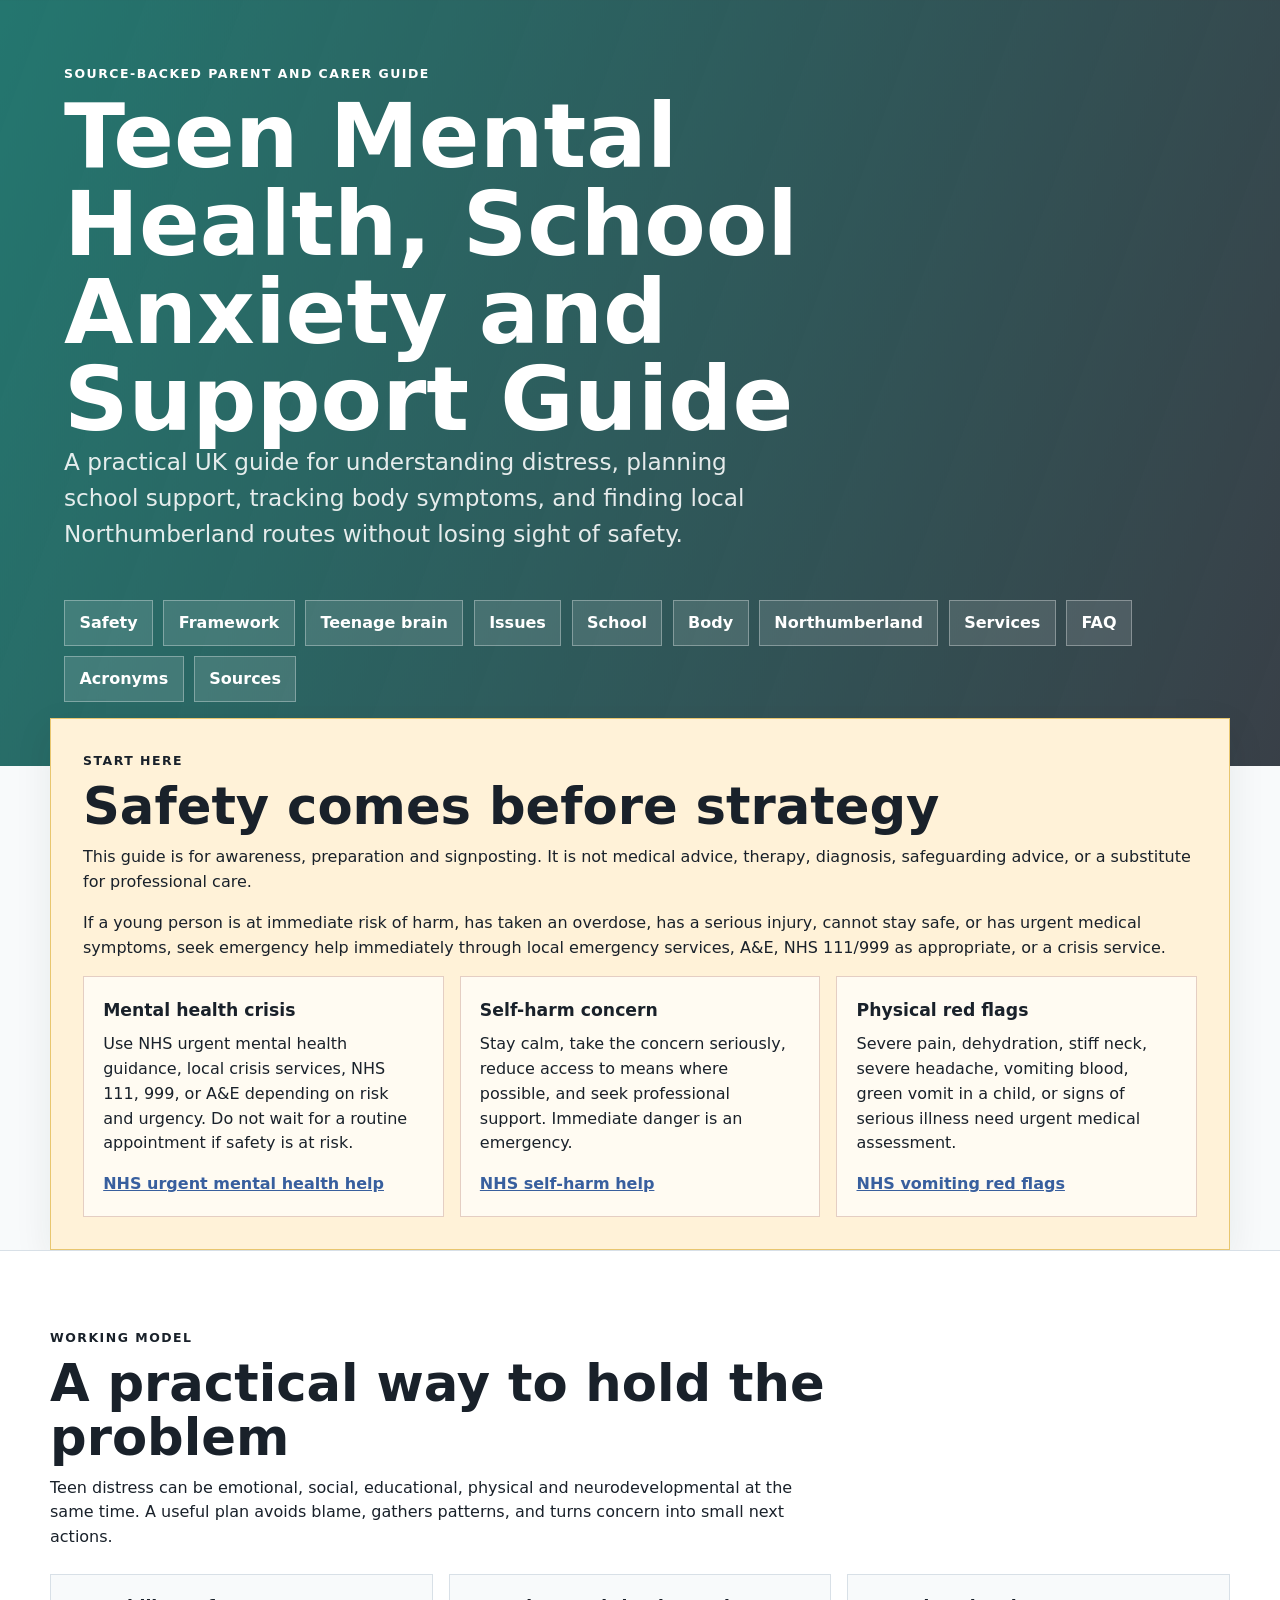
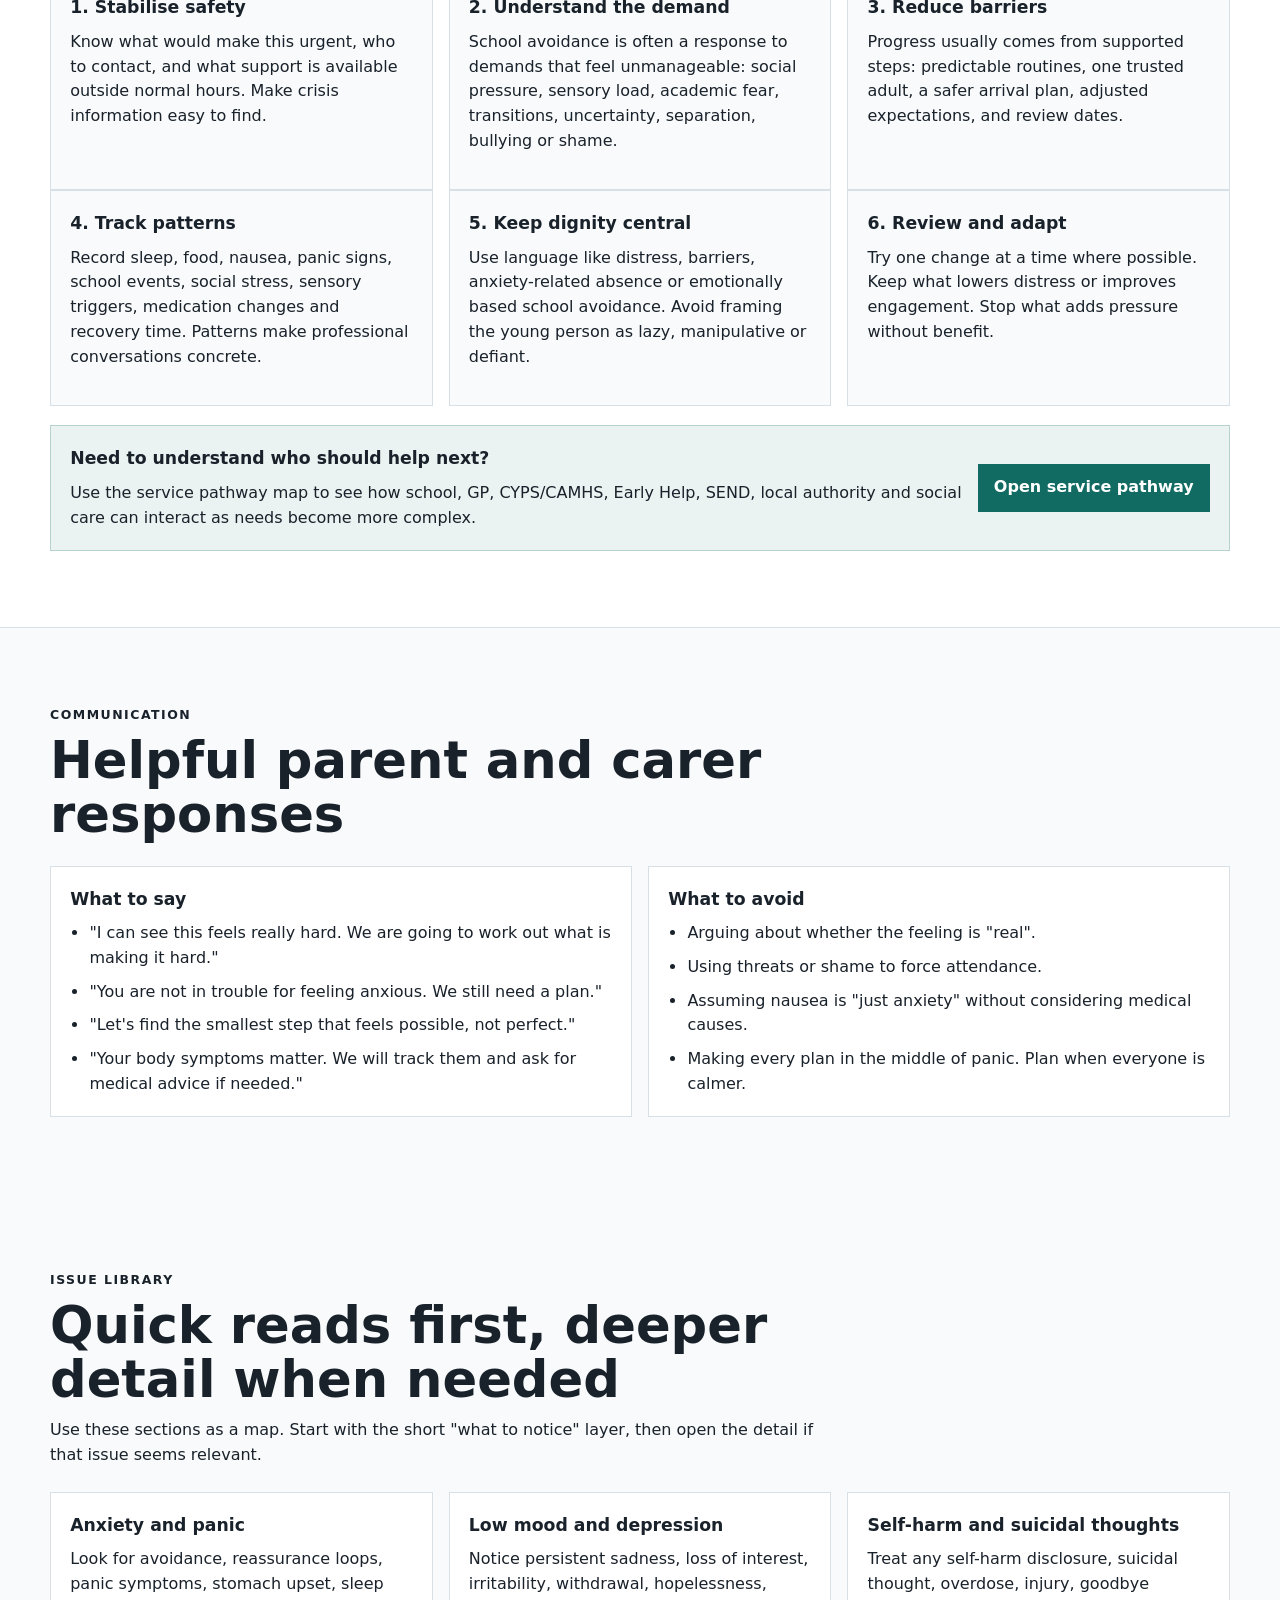
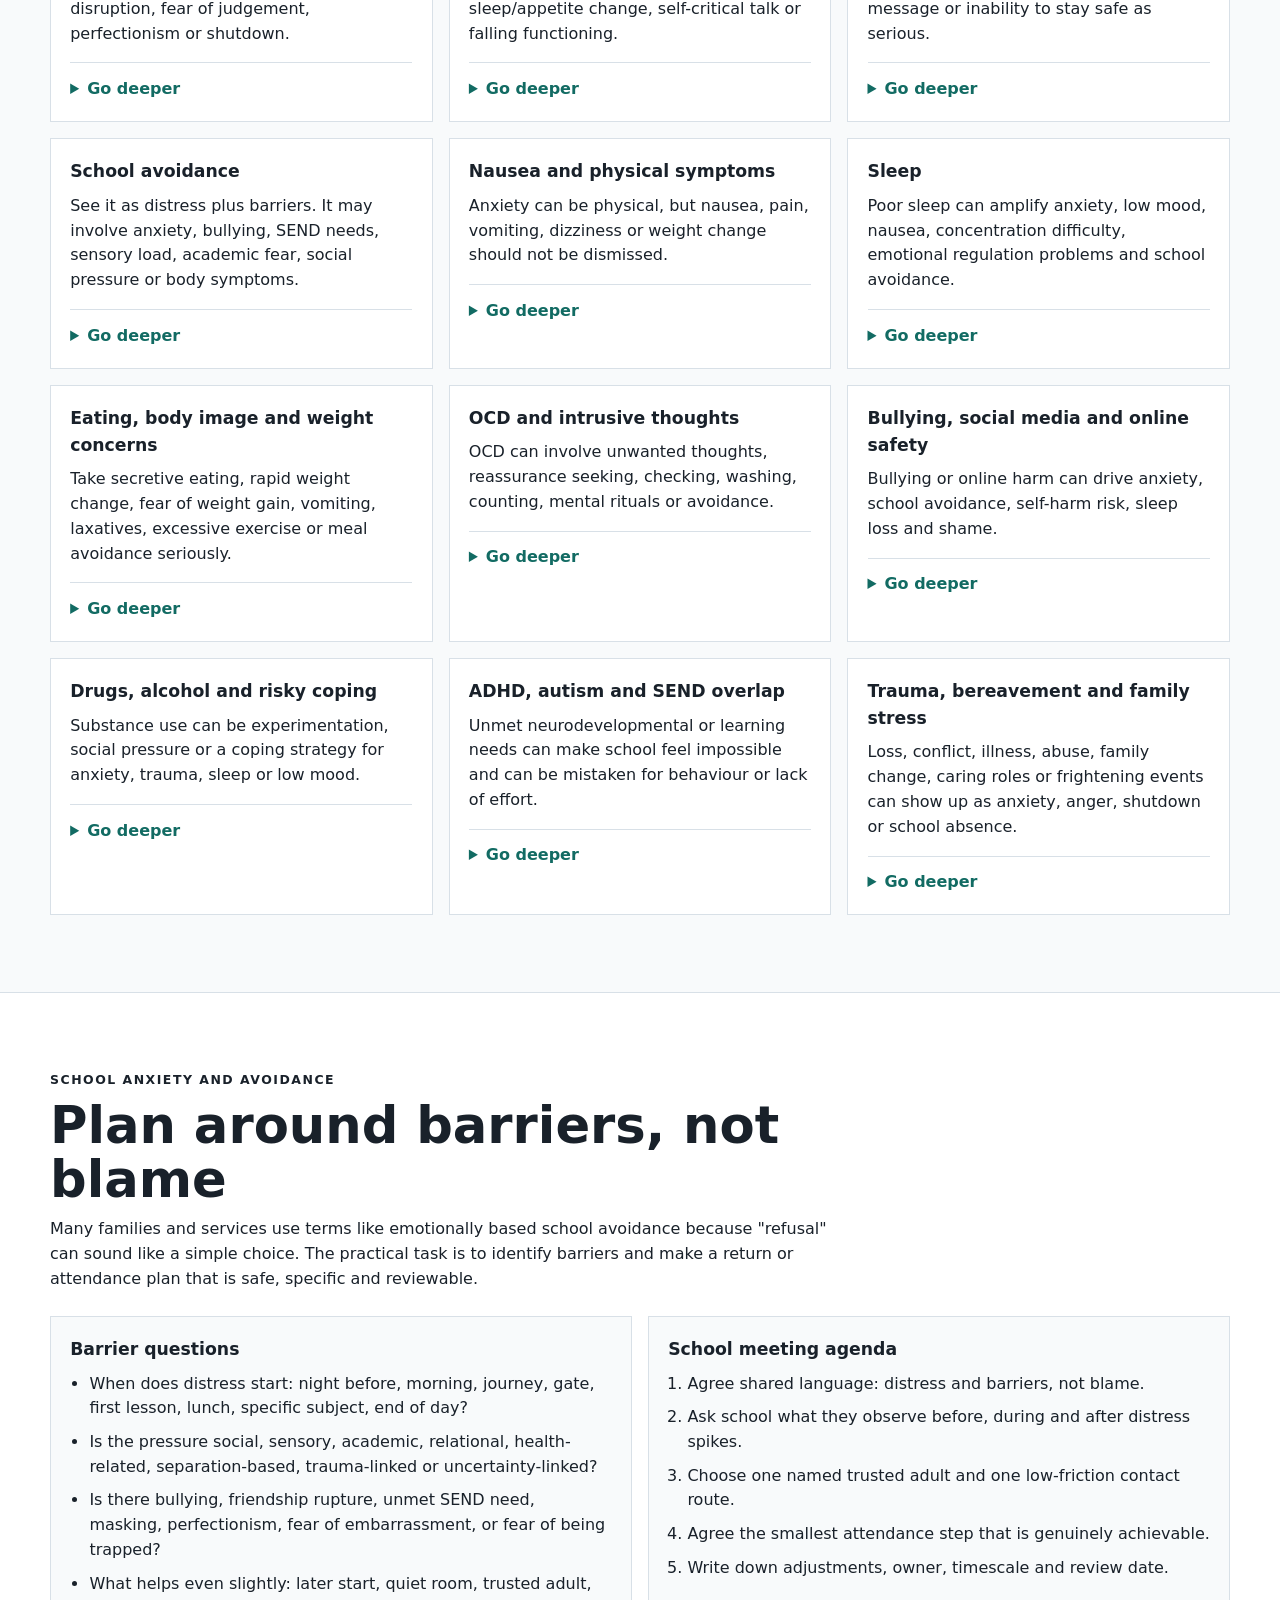
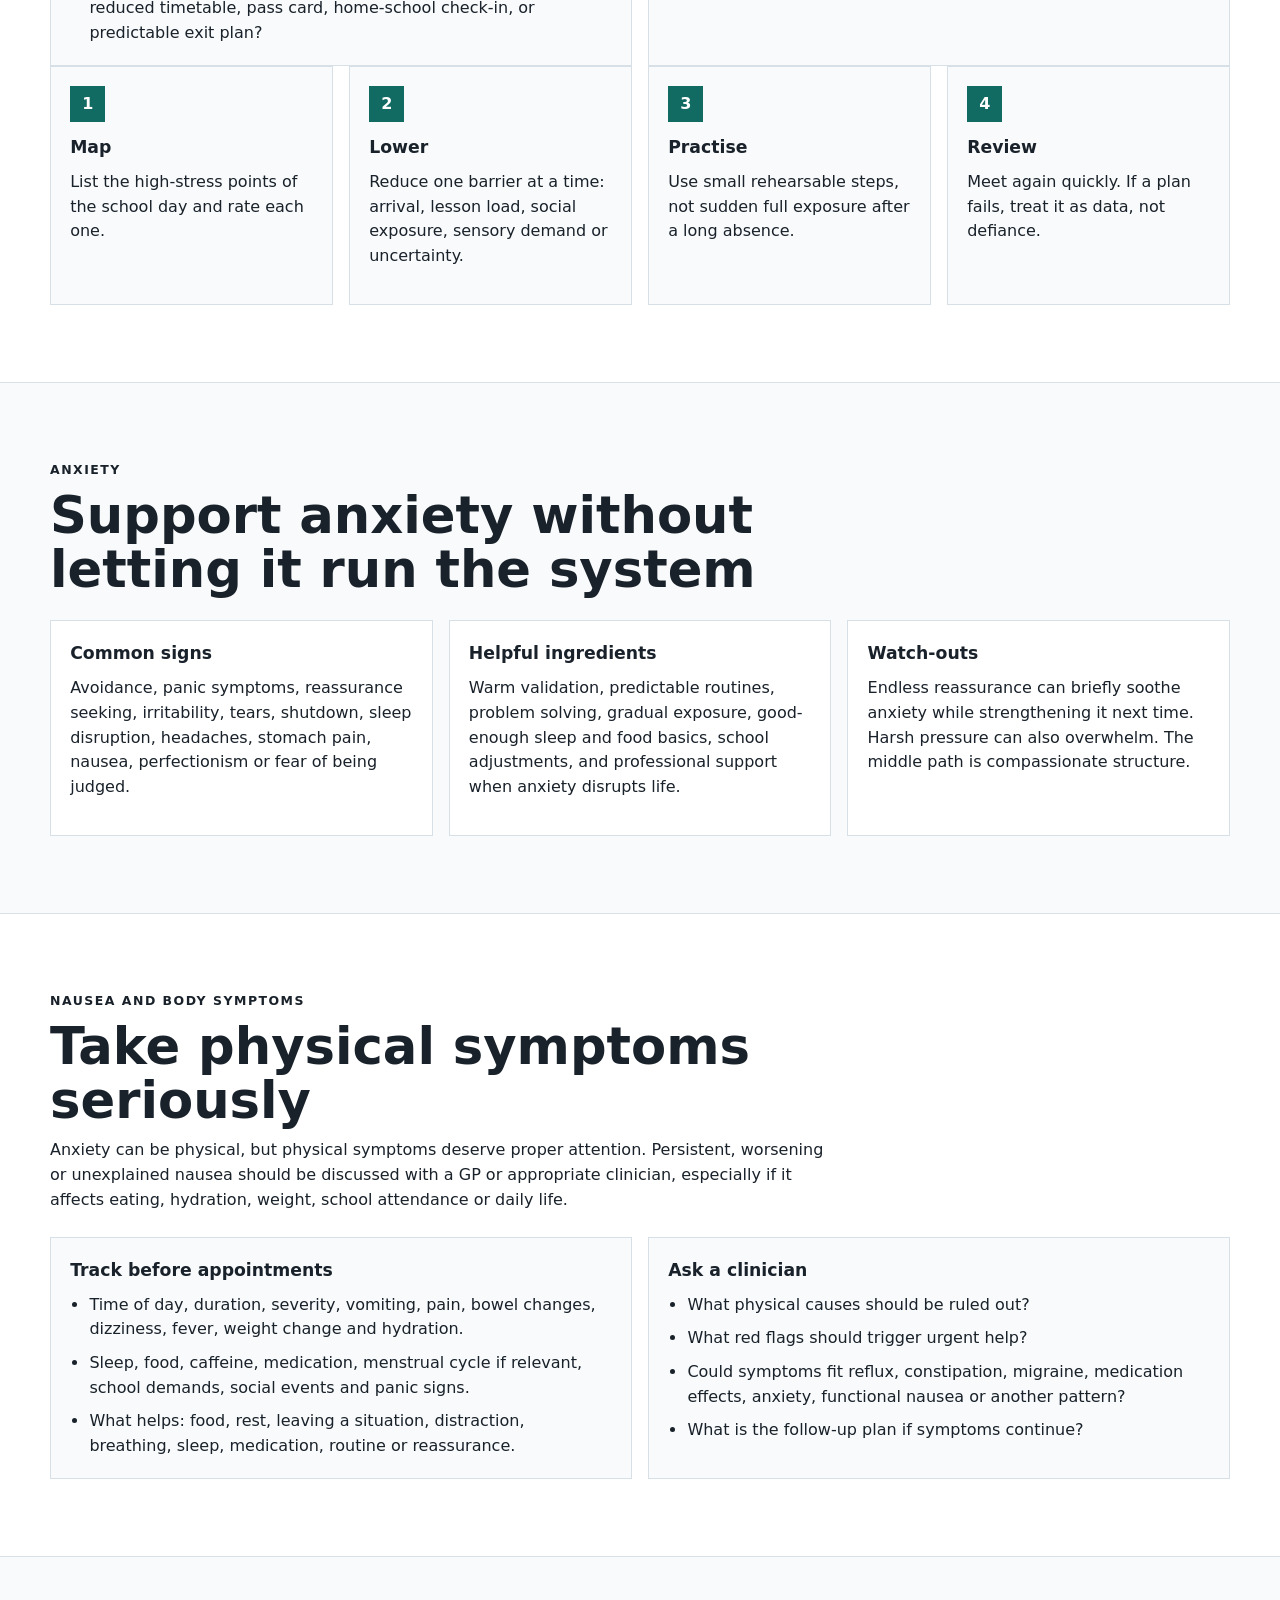
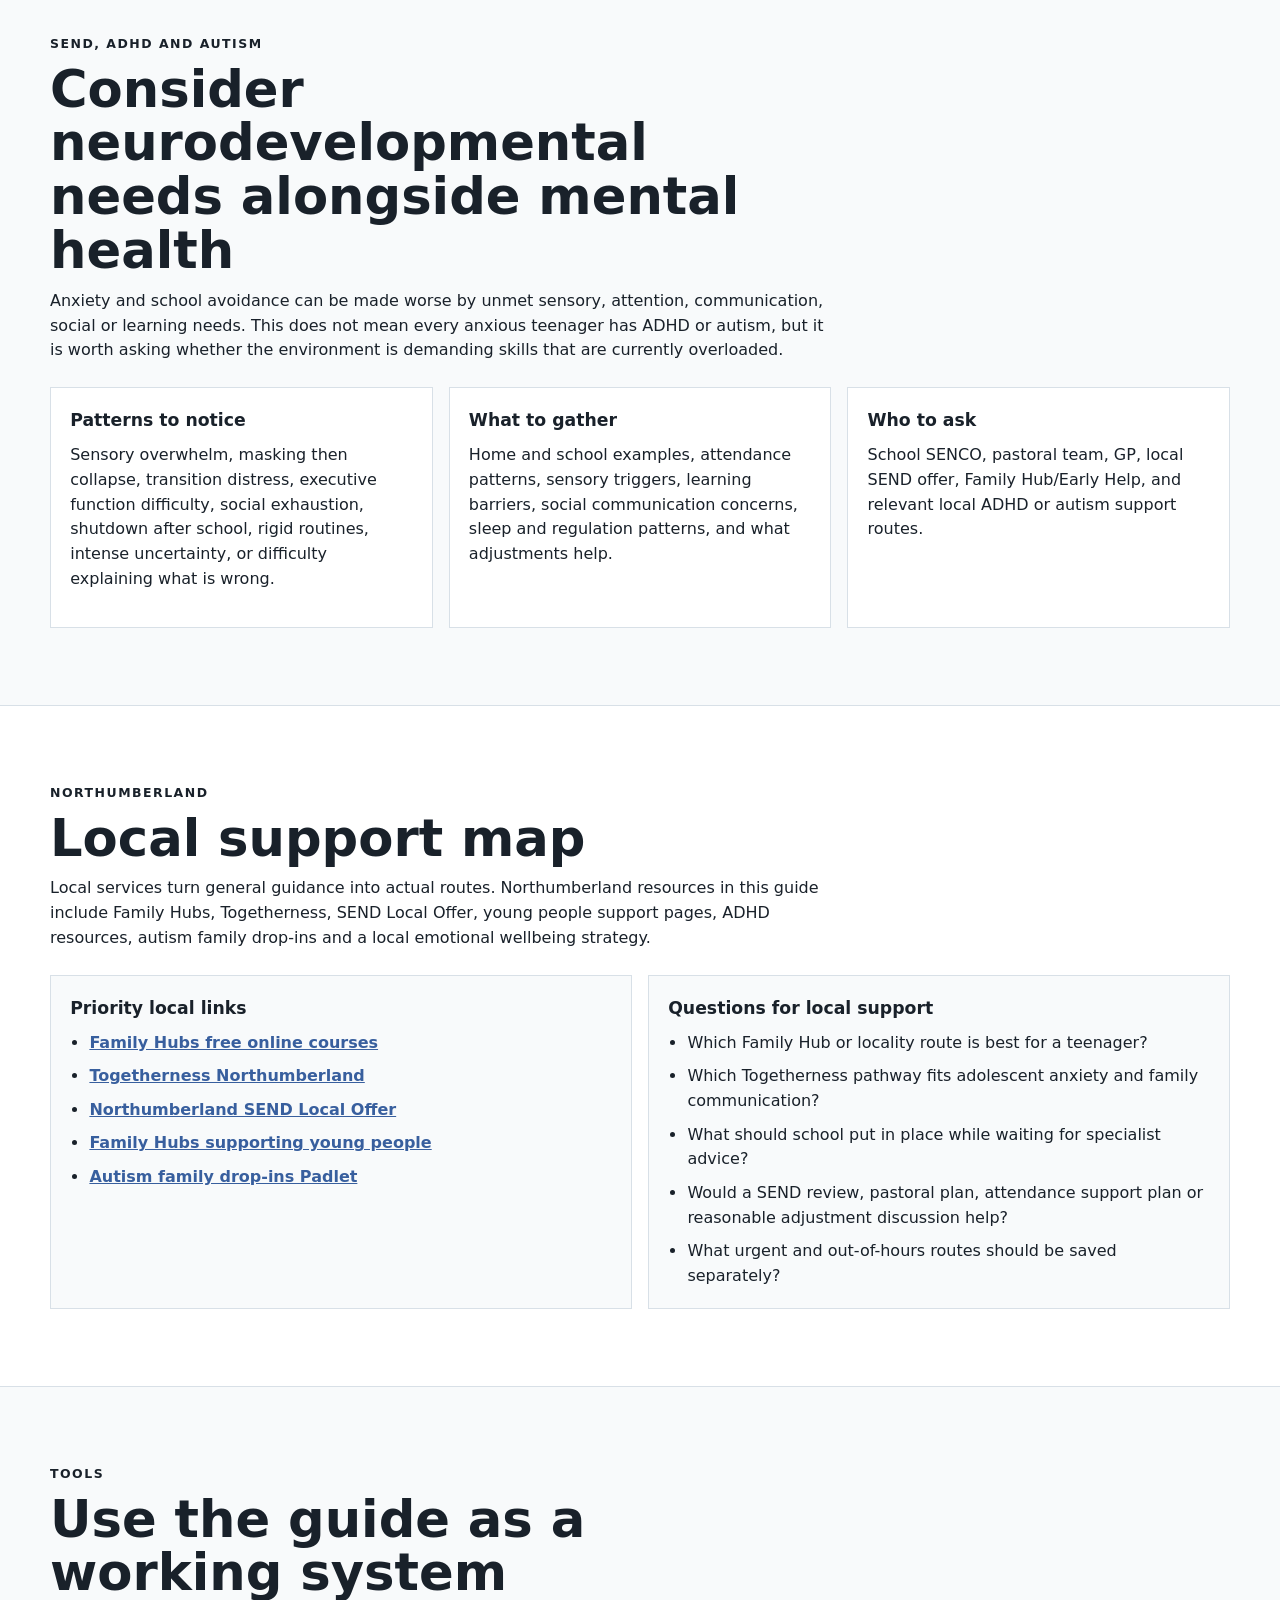
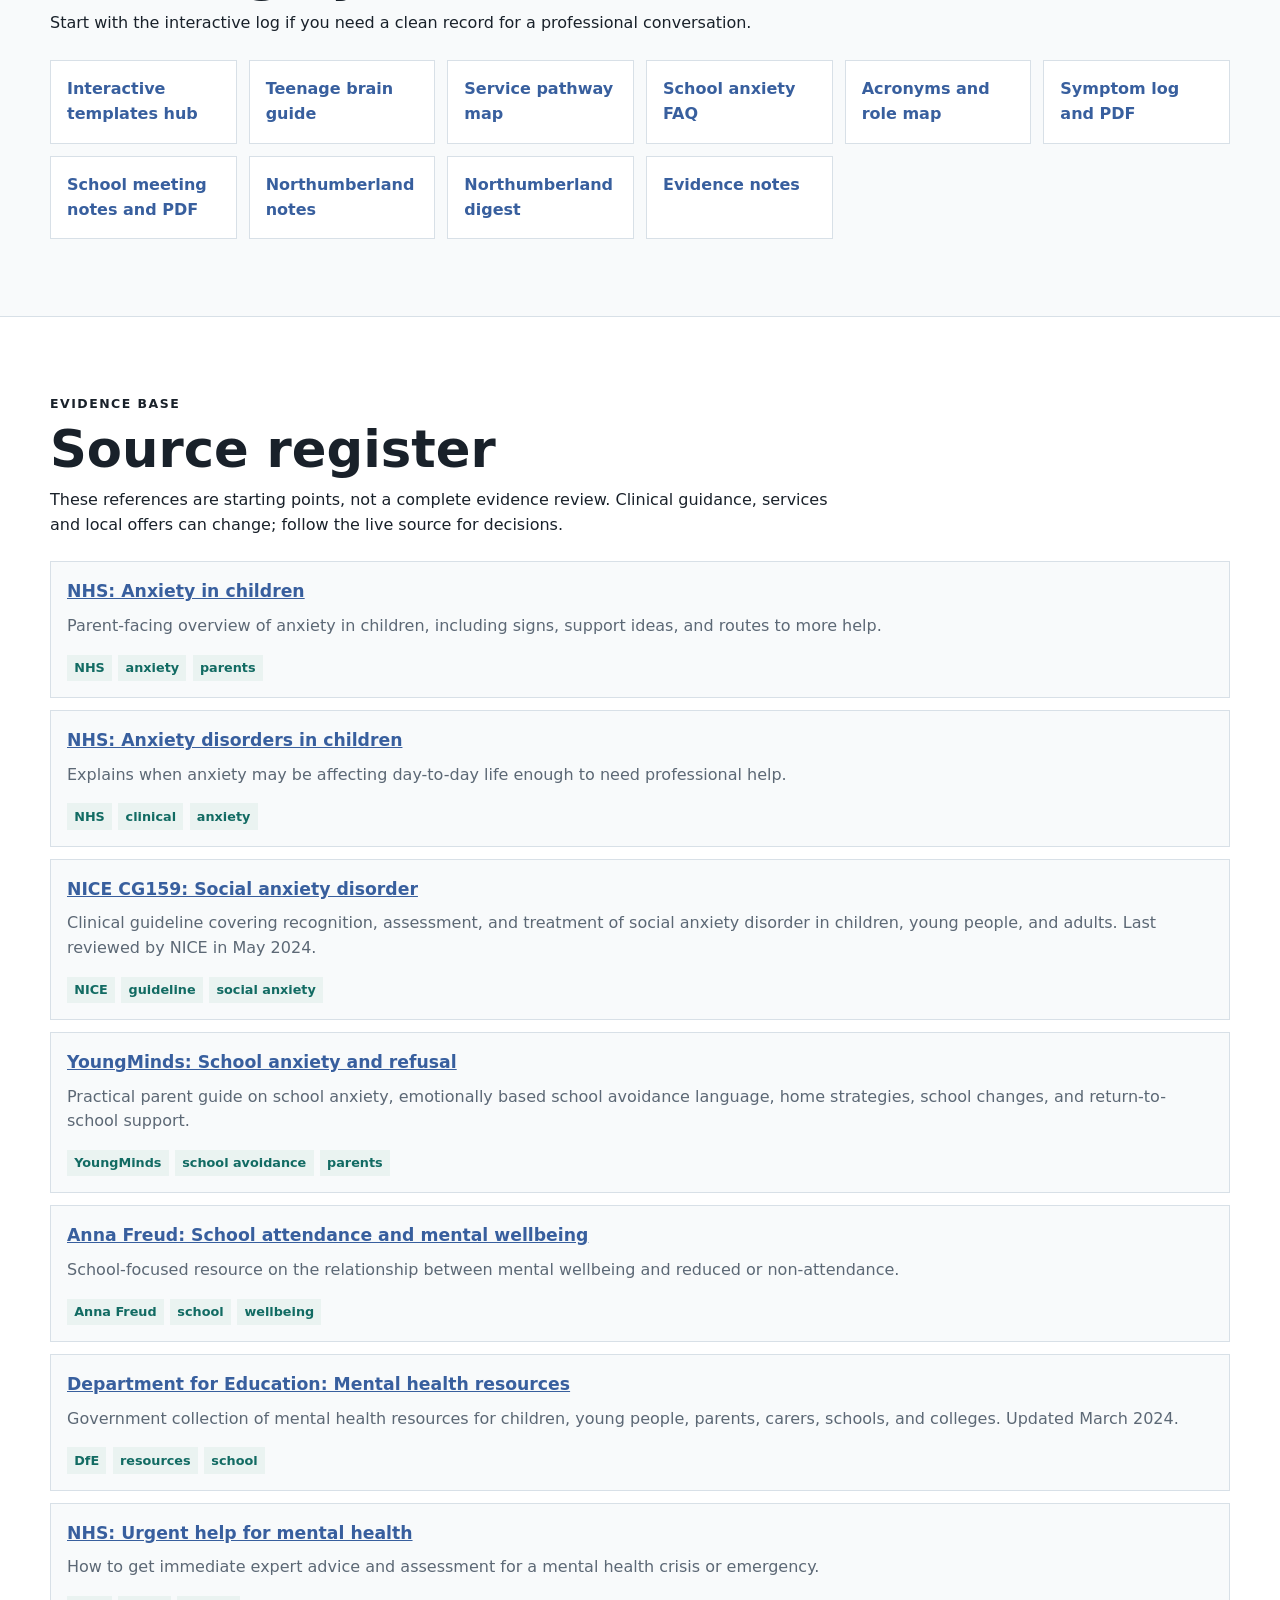
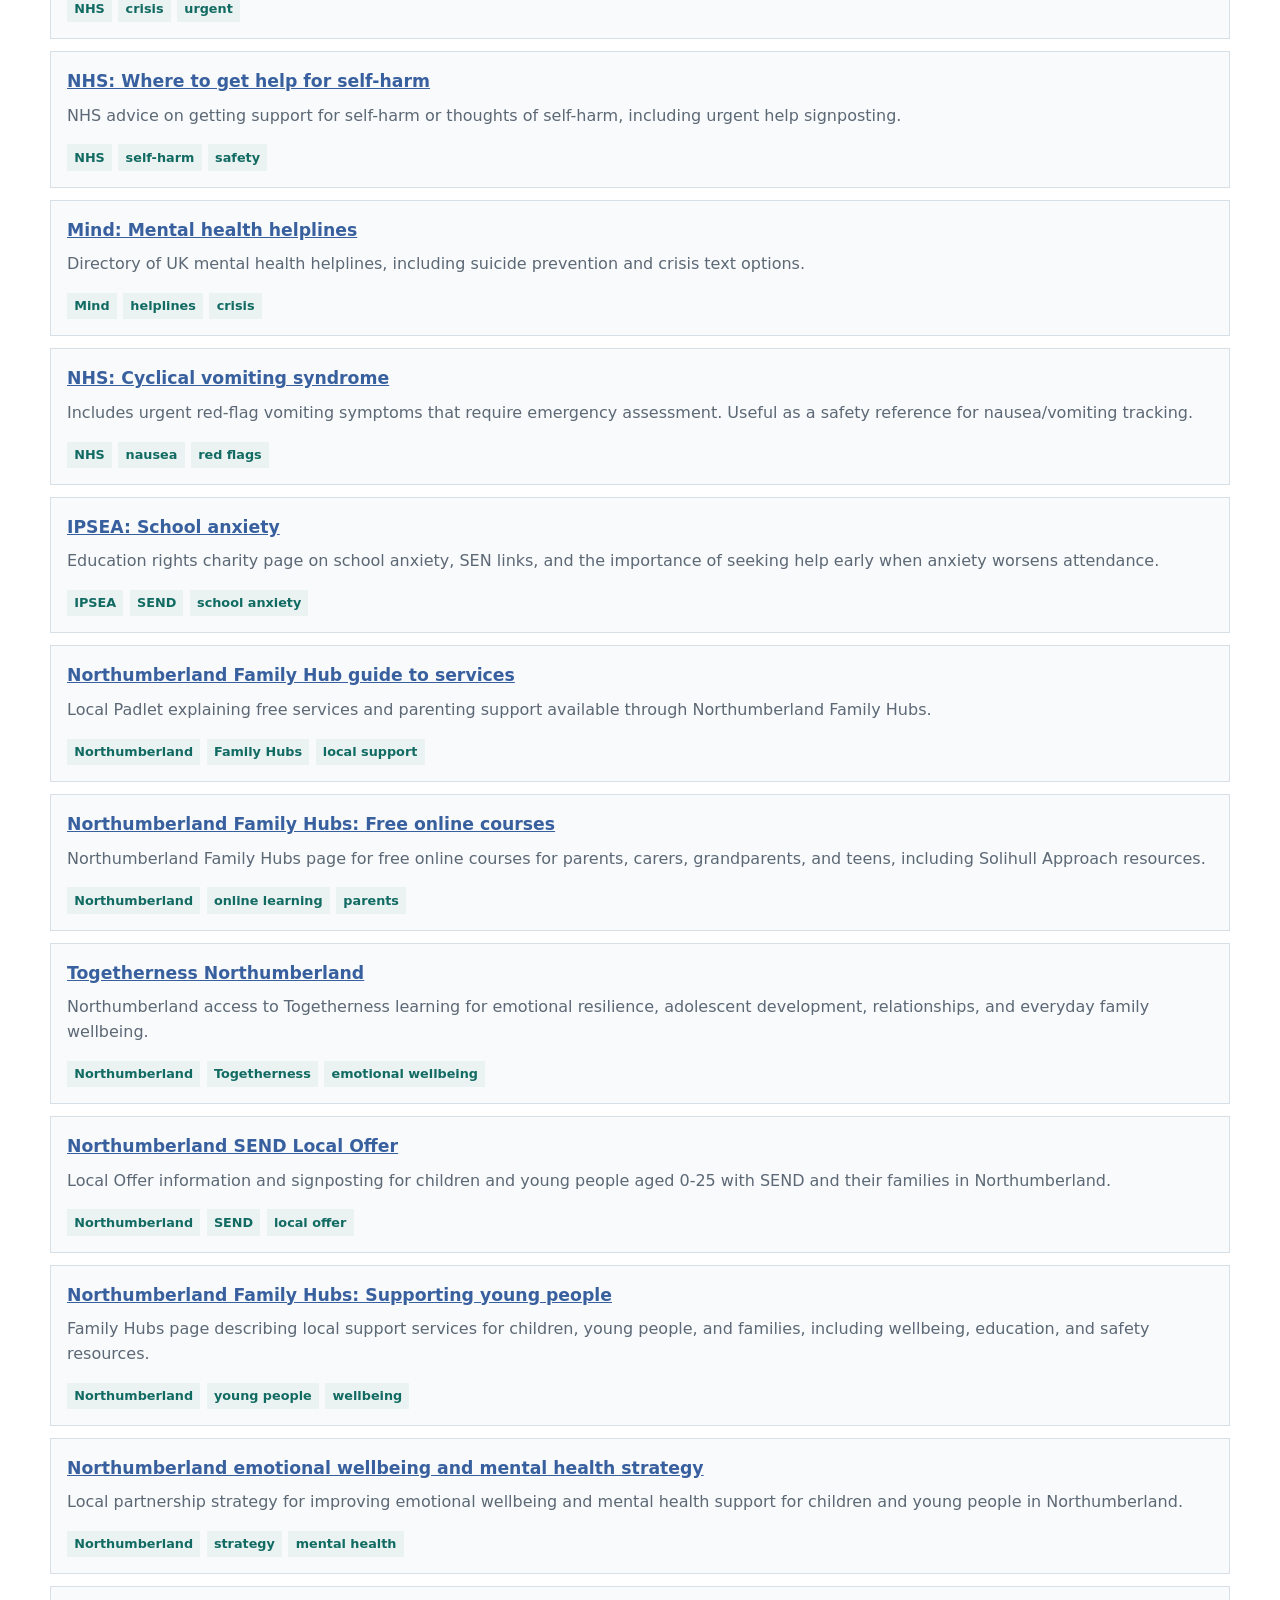
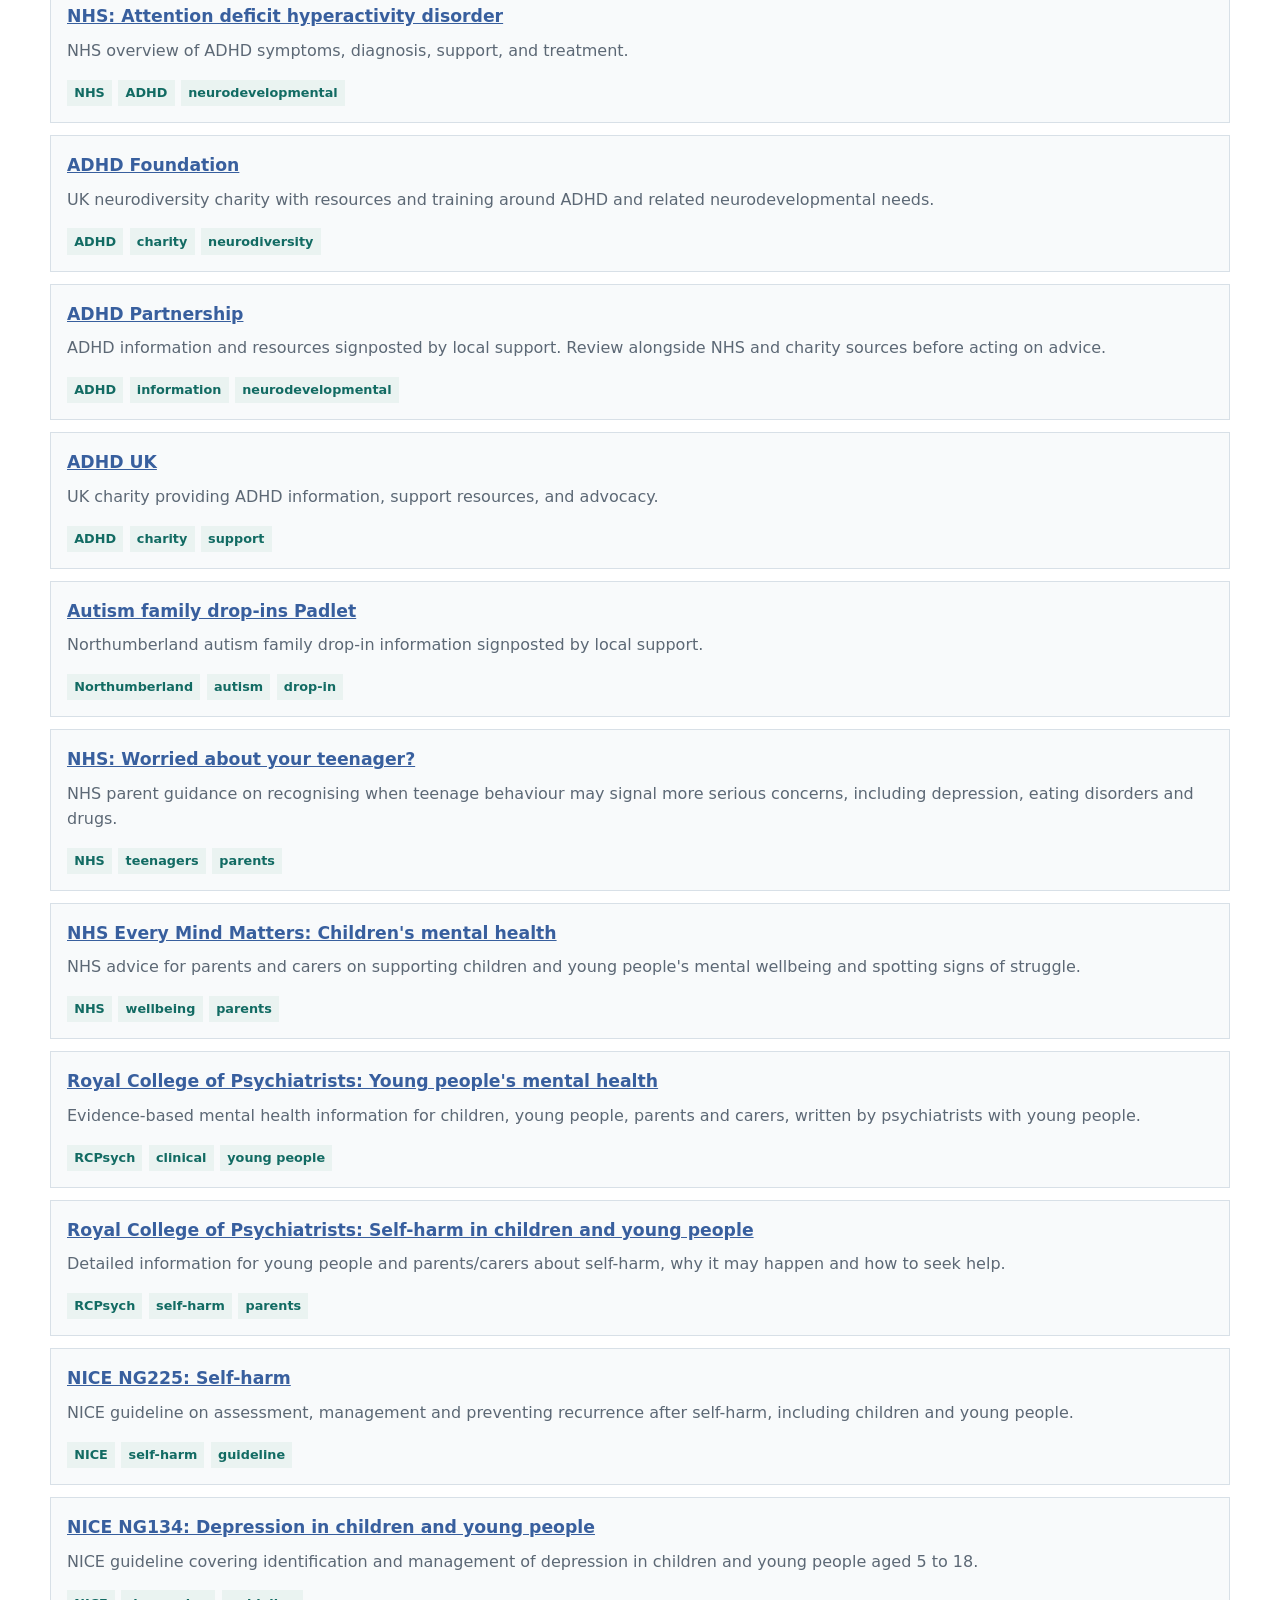
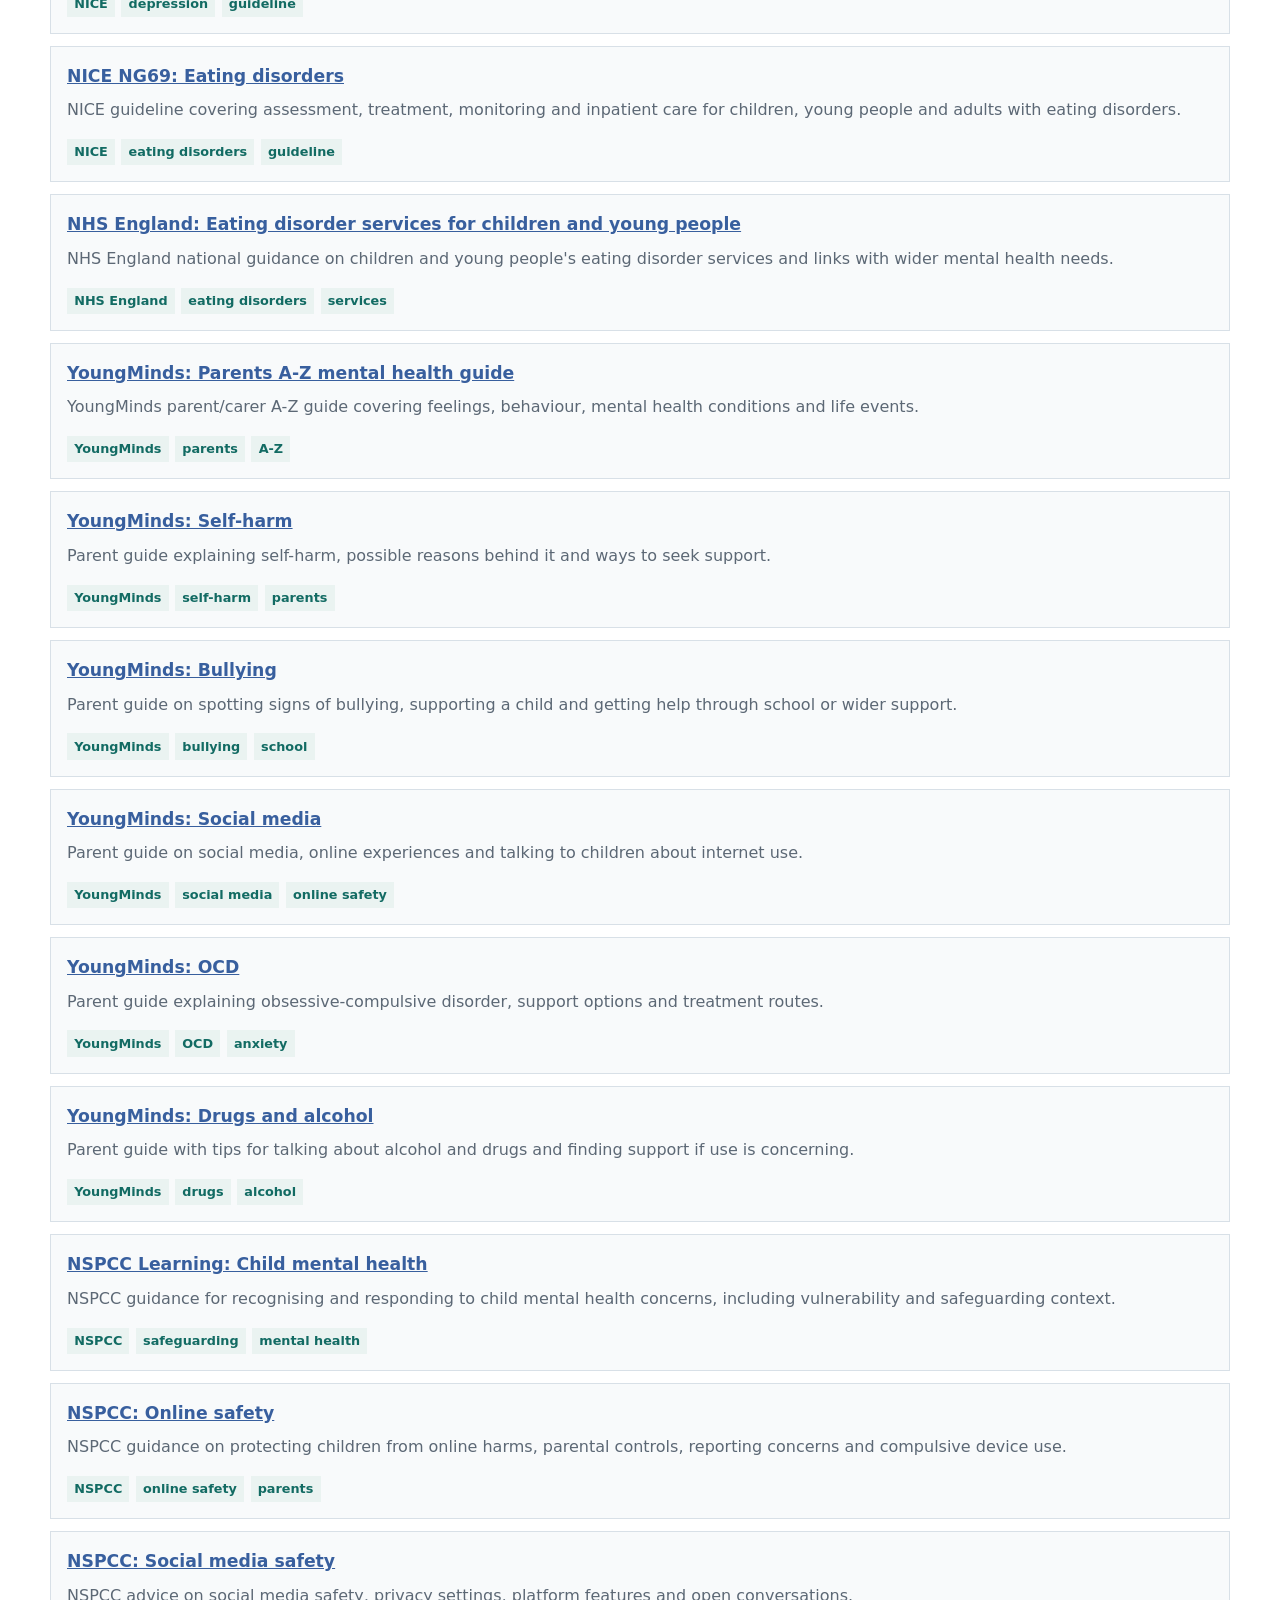
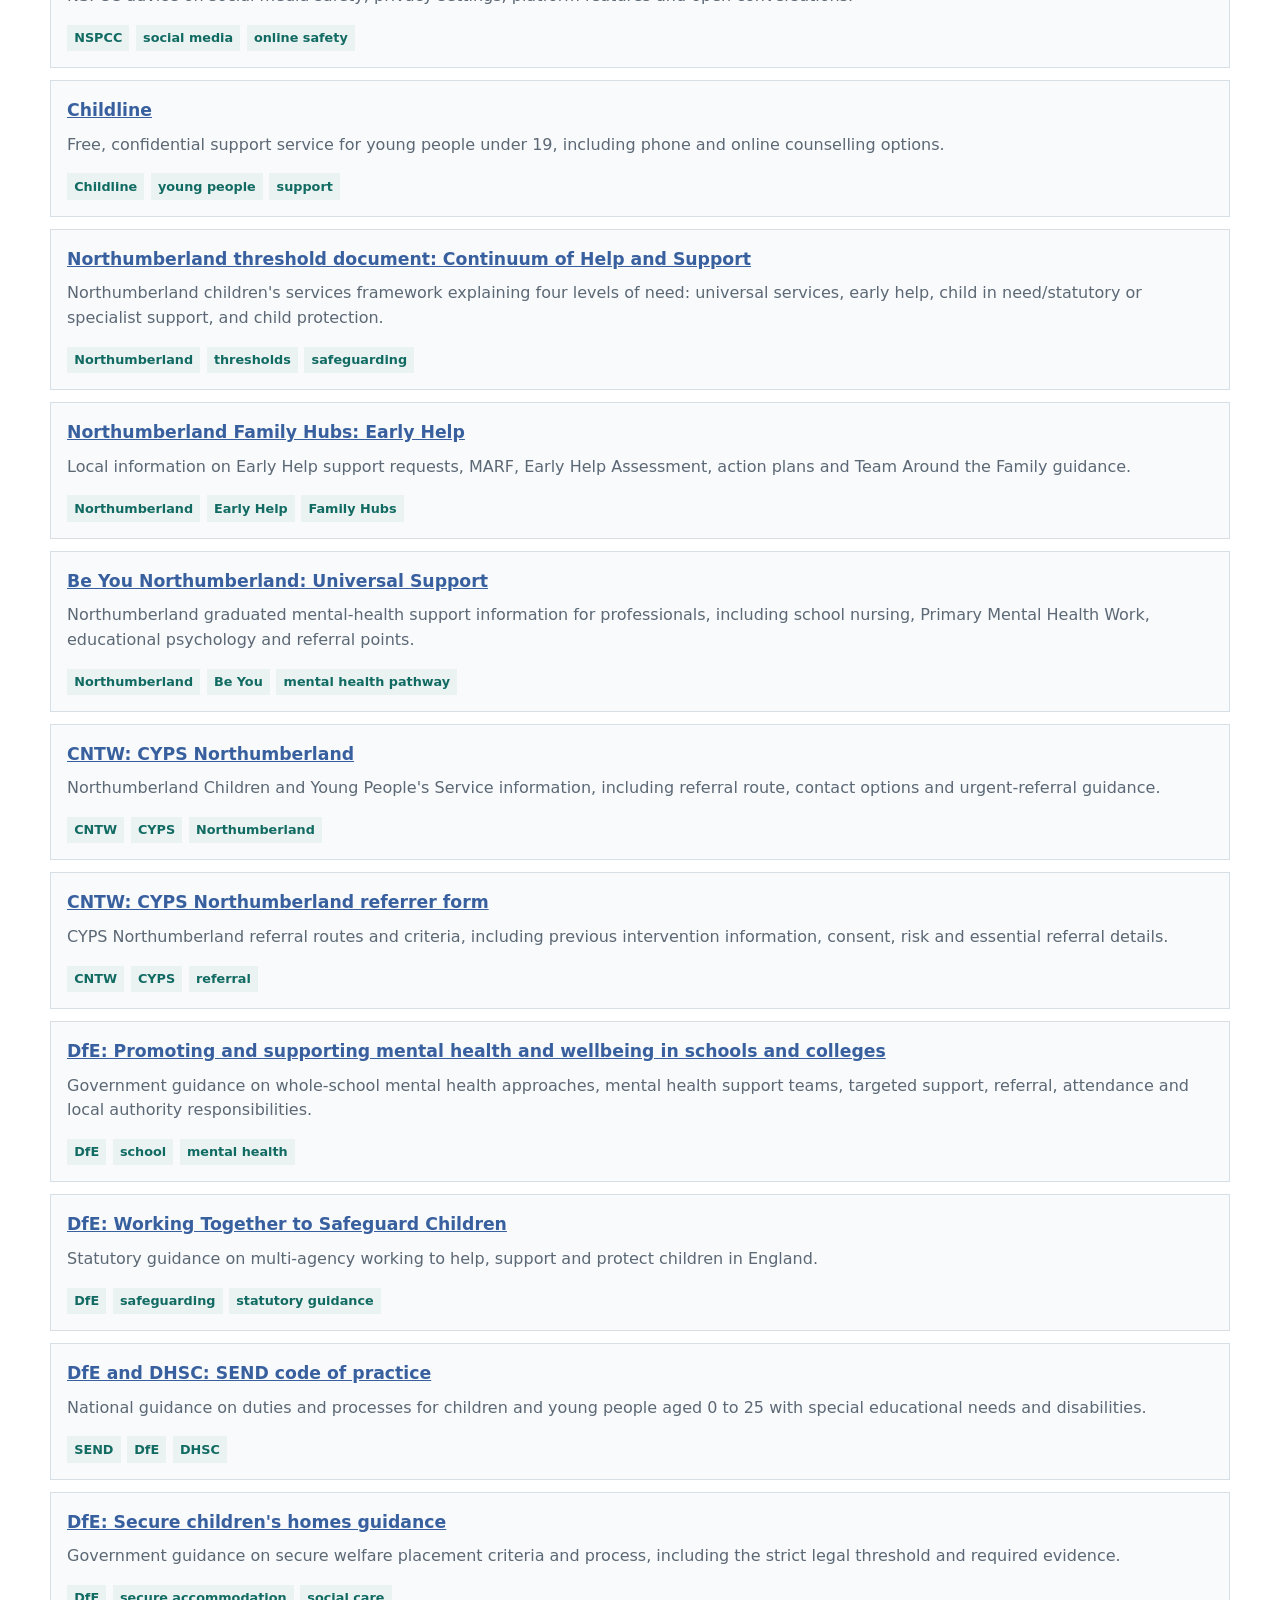
<file: index.html>
<!doctype html>
<html lang="en">
  <head>
    <meta charset="utf-8">
    <meta name="viewport" content="width=device-width, initial-scale=1">
    <title>Teen Mental Health, School Anxiety and Support Guide</title>
    <meta name="description" content="A source-backed UK and Northumberland guide for parents and carers supporting teenagers with anxiety, school avoidance, nausea, SEND, ADHD or autism-related needs.">
    <link rel="stylesheet" href="assets/styles.css">
  </head>
  <body>
    <header class="topbar">
      <div>
        <p class="eyebrow">Source-backed parent and carer guide</p>
        <h1>Teen Mental Health, School Anxiety and Support Guide</h1>
        <p class="lede">A practical UK guide for understanding distress, planning school support, tracking body symptoms, and finding local Northumberland routes without losing sight of safety.</p>
      </div>
      <nav aria-label="Main navigation">
        <a href="#safety">Safety</a>
        <a href="#framework">Framework</a>
        <a href="teenage-brain.html">Teenage brain</a>
        <a href="#issue-library">Issues</a>
        <a href="#school">School</a>
        <a href="#body">Body</a>
        <a href="#local">Northumberland</a>
        <a href="service-pathway.html">Services</a>
        <a href="faq.html">FAQ</a>
        <a href="glossary.html">Acronyms</a>
        <a href="#sources">Sources</a>
      </nav>
    </header>

    <main>
      <section class="notice" id="safety">
        <div>
          <p class="eyebrow">Start here</p>
          <h2>Safety comes before strategy</h2>
          <p>This guide is for awareness, preparation and signposting. It is not medical advice, therapy, diagnosis, safeguarding advice, or a substitute for professional care.</p>
          <p>If a young person is at immediate risk of harm, has taken an overdose, has a serious injury, cannot stay safe, or has urgent medical symptoms, seek emergency help immediately through local emergency services, A&E, NHS 111/999 as appropriate, or a crisis service.</p>
        </div>
        <div class="quick-grid">
          <article>
            <h3>Mental health crisis</h3>
            <p>Use NHS urgent mental health guidance, local crisis services, NHS 111, 999, or A&E depending on risk and urgency. Do not wait for a routine appointment if safety is at risk.</p>
            <a href="https://www.nhs.uk/nhs-services/mental-health-services/where-to-get-urgent-help-for-mental-health/">NHS urgent mental health help</a>
          </article>
          <article>
            <h3>Self-harm concern</h3>
            <p>Stay calm, take the concern seriously, reduce access to means where possible, and seek professional support. Immediate danger is an emergency.</p>
            <a href="https://www.nhs.uk/mental-health/feelings-symptoms-behaviours/behaviours/self-harm/getting-help/">NHS self-harm help</a>
          </article>
          <article>
            <h3>Physical red flags</h3>
            <p>Severe pain, dehydration, stiff neck, severe headache, vomiting blood, green vomit in a child, or signs of serious illness need urgent medical assessment.</p>
            <a href="https://www.nhs.uk/conditions/cyclical-vomiting-syndrome/">NHS vomiting red flags</a>
          </article>
        </div>
      </section>

      <section id="framework" class="band">
        <div class="section-head">
          <p class="eyebrow">Working model</p>
          <h2>A practical way to hold the problem</h2>
          <p>Teen distress can be emotional, social, educational, physical and neurodevelopmental at the same time. A useful plan avoids blame, gathers patterns, and turns concern into small next actions.</p>
        </div>
        <div class="principles">
          <article>
            <h3>1. Stabilise safety</h3>
            <p>Know what would make this urgent, who to contact, and what support is available outside normal hours. Make crisis information easy to find.</p>
          </article>
          <article>
            <h3>2. Understand the demand</h3>
            <p>School avoidance is often a response to demands that feel unmanageable: social pressure, sensory load, academic fear, transitions, uncertainty, separation, bullying or shame.</p>
          </article>
          <article>
            <h3>3. Reduce barriers</h3>
            <p>Progress usually comes from supported steps: predictable routines, one trusted adult, a safer arrival plan, adjusted expectations, and review dates.</p>
          </article>
        </div>
        <div class="principles">
          <article>
            <h3>4. Track patterns</h3>
            <p>Record sleep, food, nausea, panic signs, school events, social stress, sensory triggers, medication changes and recovery time. Patterns make professional conversations concrete.</p>
          </article>
          <article>
            <h3>5. Keep dignity central</h3>
            <p>Use language like distress, barriers, anxiety-related absence or emotionally based school avoidance. Avoid framing the young person as lazy, manipulative or defiant.</p>
          </article>
          <article>
            <h3>6. Review and adapt</h3>
            <p>Try one change at a time where possible. Keep what lowers distress or improves engagement. Stop what adds pressure without benefit.</p>
          </article>
        </div>
        <div class="callout-link">
          <div>
            <h3>Need to understand who should help next?</h3>
            <p>Use the service pathway map to see how school, GP, CYPS/CAMHS, Early Help, SEND, local authority and social care can interact as needs become more complex.</p>
          </div>
          <a class="primary-action" href="service-pathway.html">Open service pathway</a>
        </div>
      </section>

      <section>
        <div class="section-head">
          <p class="eyebrow">Communication</p>
          <h2>Helpful parent and carer responses</h2>
        </div>
        <div class="two-column">
          <article class="panel">
            <h3>What to say</h3>
            <ul>
              <li>"I can see this feels really hard. We are going to work out what is making it hard."</li>
              <li>"You are not in trouble for feeling anxious. We still need a plan."</li>
              <li>"Let's find the smallest step that feels possible, not perfect."</li>
              <li>"Your body symptoms matter. We will track them and ask for medical advice if needed."</li>
            </ul>
          </article>
          <article class="panel">
            <h3>What to avoid</h3>
            <ul>
              <li>Arguing about whether the feeling is "real".</li>
              <li>Using threats or shame to force attendance.</li>
              <li>Assuming nausea is "just anxiety" without considering medical causes.</li>
              <li>Making every plan in the middle of panic. Plan when everyone is calmer.</li>
            </ul>
          </article>
        </div>
      </section>

      <section id="issue-library">
        <div class="section-head">
          <p class="eyebrow">Issue library</p>
          <h2>Quick reads first, deeper detail when needed</h2>
          <p>Use these sections as a map. Start with the short "what to notice" layer, then open the detail if that issue seems relevant.</p>
        </div>
        <div class="issue-grid">
          <article>
            <h3>Anxiety and panic</h3>
            <p>Look for avoidance, reassurance loops, panic symptoms, stomach upset, sleep disruption, fear of judgement, perfectionism or shutdown.</p>
            <details>
              <summary>Go deeper</summary>
              <ul>
                <li>Separate the trigger from the fear: school gate, classroom, social judgement, tests, separation, uncertainty or sensory overwhelm.</li>
                <li>Respond with validation plus a small next step: "I believe this feels awful, and we will make a plan."</li>
                <li>Watch reassurance loops. Reassurance can help briefly, but repeated reassurance may keep anxiety dependent on external checking.</li>
                <li>Ask for professional help if anxiety blocks school, sleep, eating, friendships, family life or basic daily routines.</li>
              </ul>
            </details>
          </article>
          <article>
            <h3>Low mood and depression</h3>
            <p>Notice persistent sadness, loss of interest, irritability, withdrawal, hopelessness, sleep/appetite change, self-critical talk or falling functioning.</p>
            <details>
              <summary>Go deeper</summary>
              <ul>
                <li>Teen depression may look like anger, numbness or shutdown rather than obvious sadness.</li>
                <li>Ask directly and calmly about hopelessness, self-harm and suicidal thoughts if you are worried. Asking does not put the idea there.</li>
                <li>Keep routines gently alive: food, sleep, daylight, connection, school contact and manageable activity.</li>
                <li>Seek GP/CAMHS or urgent help depending on severity, risk and speed of change.</li>
              </ul>
            </details>
          </article>
          <article>
            <h3>Self-harm and suicidal thoughts</h3>
            <p>Treat any self-harm disclosure, suicidal thought, overdose, injury, goodbye message or inability to stay safe as serious.</p>
            <details>
              <summary>Go deeper</summary>
              <ul>
                <li>Stay calm, listen, thank them for telling you, and avoid punishment or shock reactions.</li>
                <li>Reduce access to immediate means where possible and increase supervision while seeking help.</li>
                <li>Use urgent services immediately if there is current danger, overdose, serious injury, a plan, or inability to stay safe.</li>
                <li>After any episode, ask what was happening before it, what made it worse, and what helped them get through the next hour.</li>
              </ul>
            </details>
          </article>
          <article>
            <h3>School avoidance</h3>
            <p>See it as distress plus barriers. It may involve anxiety, bullying, SEND needs, sensory load, academic fear, social pressure or body symptoms.</p>
            <details>
              <summary>Go deeper</summary>
              <ul>
                <li>Map the school day in detail: leaving home, journey, gate, form time, lessons, lunch, toilets, transitions and homework.</li>
                <li>Agree one trusted adult, one safe signal, and one realistic next attendance step.</li>
                <li>Use graded return, reduced demand or adjusted timetable when appropriate, with review dates.</li>
                <li>Keep education rights/SEND questions separate from attendance blame.</li>
              </ul>
            </details>
          </article>
          <article>
            <h3>Nausea and physical symptoms</h3>
            <p>Anxiety can be physical, but nausea, pain, vomiting, dizziness or weight change should not be dismissed.</p>
            <details>
              <summary>Go deeper</summary>
              <ul>
                <li>Track timing, food, hydration, sleep, school demands, panic signs, medication, pain, bowel changes and what helps.</li>
                <li>Ask a GP what physical causes should be ruled out and what red flags should trigger urgent care.</li>
                <li>Look for patterns: school mornings only, after meals, after poor sleep, around social events, or across the whole week.</li>
                <li>Do not use "it's anxiety" as a reason to avoid medical review when symptoms persist or worsen.</li>
              </ul>
            </details>
          </article>
          <article>
            <h3>Sleep</h3>
            <p>Poor sleep can amplify anxiety, low mood, nausea, concentration difficulty, emotional regulation problems and school avoidance.</p>
            <details>
              <summary>Go deeper</summary>
              <ul>
                <li>Start with consistency: wake time, light exposure, wind-down routine and fewer late-night negotiations.</li>
                <li>For neurodivergent young people, consider sensory comfort, room clutter, transitions, active evenings and screen timing.</li>
                <li>Avoid unregulated sleep medication. Discuss persistent sleep problems with a clinician.</li>
                <li>Track sleep alongside anxiety and school demands so patterns become visible.</li>
              </ul>
            </details>
          </article>
          <article>
            <h3>Eating, body image and weight concerns</h3>
            <p>Take secretive eating, rapid weight change, fear of weight gain, vomiting, laxatives, excessive exercise or meal avoidance seriously.</p>
            <details>
              <summary>Go deeper</summary>
              <ul>
                <li>Eating disorders can be medically serious even when the young person appears "fine".</li>
                <li>Avoid debates about appearance. Focus on health, mood, energy, concentration and safety.</li>
                <li>Seek GP advice promptly and ask about local children and young people's eating disorder services if concerns are present.</li>
                <li>Escalate quickly for fainting, chest pain, severe restriction, dehydration, purging, rapid weight loss or high risk.</li>
              </ul>
            </details>
          </article>
          <article>
            <h3>OCD and intrusive thoughts</h3>
            <p>OCD can involve unwanted thoughts, reassurance seeking, checking, washing, counting, mental rituals or avoidance.</p>
            <details>
              <summary>Go deeper</summary>
              <ul>
                <li>Intrusive thoughts are not the same as intent. They can be frightening precisely because they clash with the young person's values.</li>
                <li>Try not to join rituals or repeated reassurance loops, but do not abruptly remove support without a plan.</li>
                <li>Ask GP/CAMHS about evidence-based support such as CBT with exposure and response prevention where appropriate.</li>
                <li>Keep shame low. OCD often grows when a young person feels too embarrassed to explain what is happening.</li>
              </ul>
            </details>
          </article>
          <article>
            <h3>Bullying, social media and online safety</h3>
            <p>Bullying or online harm can drive anxiety, school avoidance, self-harm risk, sleep loss and shame.</p>
            <details>
              <summary>Go deeper</summary>
              <ul>
                <li>Ask about friendship changes, group chats, image sharing, exclusion, threats, pressure, blackmail, humiliation or fear of school spaces.</li>
                <li>Preserve evidence where safe, report through school/platform routes, and avoid blaming the young person for disclosure.</li>
                <li>Review privacy, location, direct messages, comments and blocked accounts together.</li>
                <li>If threats, coercion, sexual exploitation or blackmail are involved, treat it as safeguarding, not "drama".</li>
              </ul>
            </details>
          </article>
          <article>
            <h3>Drugs, alcohol and risky coping</h3>
            <p>Substance use can be experimentation, social pressure or a coping strategy for anxiety, trauma, sleep or low mood.</p>
            <details>
              <summary>Go deeper</summary>
              <ul>
                <li>Stay curious before punitive: what does it help them avoid, feel or belong to?</li>
                <li>Be clear about safety boundaries and immediate risks, especially mixing substances, unknown pills or impaired consent.</li>
                <li>Use specialist drug/alcohol advice if use is repeated, secretive, escalating or linked to mental health risk.</li>
                <li>Connect it back to the wider support plan: sleep, peers, school, anxiety, mood and family communication.</li>
              </ul>
            </details>
          </article>
          <article>
            <h3>ADHD, autism and SEND overlap</h3>
            <p>Unmet neurodevelopmental or learning needs can make school feel impossible and can be mistaken for behaviour or lack of effort.</p>
            <details>
              <summary>Go deeper</summary>
              <ul>
                <li>Look for sensory overload, masking, shutdown after school, transitions, executive function difficulty, social exhaustion or rigid routines.</li>
                <li>Gather examples across home and school before asking about support or assessment routes.</li>
                <li>Speak to school SENCO/pastoral team about reasonable adjustments and support plans.</li>
                <li>Use SEND Local Offer and reputable ADHD/autism resources alongside NHS guidance.</li>
              </ul>
            </details>
          </article>
          <article>
            <h3>Trauma, bereavement and family stress</h3>
            <p>Loss, conflict, illness, abuse, family change, caring roles or frightening events can show up as anxiety, anger, shutdown or school absence.</p>
            <details>
              <summary>Go deeper</summary>
              <ul>
                <li>Ask "what happened to you?" rather than "what is wrong with you?"</li>
                <li>Keep routines predictable and give choices where possible.</li>
                <li>Use safeguarding routes if abuse, neglect, exploitation or serious risk is suspected.</li>
                <li>Consider bereavement, trauma-informed or family support alongside school planning.</li>
              </ul>
            </details>
          </article>
        </div>
      </section>

      <section id="school" class="band">
        <div class="section-head">
          <p class="eyebrow">School anxiety and avoidance</p>
          <h2>Plan around barriers, not blame</h2>
          <p>Many families and services use terms like emotionally based school avoidance because "refusal" can sound like a simple choice. The practical task is to identify barriers and make a return or attendance plan that is safe, specific and reviewable.</p>
        </div>
        <div class="two-column">
          <article class="panel">
            <h3>Barrier questions</h3>
            <ul>
              <li>When does distress start: night before, morning, journey, gate, first lesson, lunch, specific subject, end of day?</li>
              <li>Is the pressure social, sensory, academic, relational, health-related, separation-based, trauma-linked or uncertainty-linked?</li>
              <li>Is there bullying, friendship rupture, unmet SEND need, masking, perfectionism, fear of embarrassment, or fear of being trapped?</li>
              <li>What helps even slightly: later start, quiet room, trusted adult, reduced timetable, pass card, home-school check-in, or predictable exit plan?</li>
            </ul>
          </article>
          <article class="panel">
            <h3>School meeting agenda</h3>
            <ol>
              <li>Agree shared language: distress and barriers, not blame.</li>
              <li>Ask school what they observe before, during and after distress spikes.</li>
              <li>Choose one named trusted adult and one low-friction contact route.</li>
              <li>Agree the smallest attendance step that is genuinely achievable.</li>
              <li>Write down adjustments, owner, timescale and review date.</li>
            </ol>
          </article>
        </div>
        <div class="timeline">
          <article>
            <span>1</span>
            <h3>Map</h3>
            <p>List the high-stress points of the school day and rate each one.</p>
          </article>
          <article>
            <span>2</span>
            <h3>Lower</h3>
            <p>Reduce one barrier at a time: arrival, lesson load, social exposure, sensory demand or uncertainty.</p>
          </article>
          <article>
            <span>3</span>
            <h3>Practise</h3>
            <p>Use small rehearsable steps, not sudden full exposure after a long absence.</p>
          </article>
          <article>
            <span>4</span>
            <h3>Review</h3>
            <p>Meet again quickly. If a plan fails, treat it as data, not defiance.</p>
          </article>
        </div>
      </section>

      <section>
        <div class="section-head">
          <p class="eyebrow">Anxiety</p>
          <h2>Support anxiety without letting it run the system</h2>
        </div>
        <div class="three-column">
          <article>
            <h3>Common signs</h3>
            <p>Avoidance, panic symptoms, reassurance seeking, irritability, tears, shutdown, sleep disruption, headaches, stomach pain, nausea, perfectionism or fear of being judged.</p>
          </article>
          <article>
            <h3>Helpful ingredients</h3>
            <p>Warm validation, predictable routines, problem solving, gradual exposure, good-enough sleep and food basics, school adjustments, and professional support when anxiety disrupts life.</p>
          </article>
          <article>
            <h3>Watch-outs</h3>
            <p>Endless reassurance can briefly soothe anxiety while strengthening it next time. Harsh pressure can also overwhelm. The middle path is compassionate structure.</p>
          </article>
        </div>
      </section>

      <section id="body" class="band">
        <div class="section-head">
          <p class="eyebrow">Nausea and body symptoms</p>
          <h2>Take physical symptoms seriously</h2>
          <p>Anxiety can be physical, but physical symptoms deserve proper attention. Persistent, worsening or unexplained nausea should be discussed with a GP or appropriate clinician, especially if it affects eating, hydration, weight, school attendance or daily life.</p>
        </div>
        <div class="two-column">
          <article class="panel">
            <h3>Track before appointments</h3>
            <ul>
              <li>Time of day, duration, severity, vomiting, pain, bowel changes, dizziness, fever, weight change and hydration.</li>
              <li>Sleep, food, caffeine, medication, menstrual cycle if relevant, school demands, social events and panic signs.</li>
              <li>What helps: food, rest, leaving a situation, distraction, breathing, sleep, medication, routine or reassurance.</li>
            </ul>
          </article>
          <article class="panel">
            <h3>Ask a clinician</h3>
            <ul>
              <li>What physical causes should be ruled out?</li>
              <li>What red flags should trigger urgent help?</li>
              <li>Could symptoms fit reflux, constipation, migraine, medication effects, anxiety, functional nausea or another pattern?</li>
              <li>What is the follow-up plan if symptoms continue?</li>
            </ul>
          </article>
        </div>
      </section>

      <section>
        <div class="section-head">
          <p class="eyebrow">SEND, ADHD and autism</p>
          <h2>Consider neurodevelopmental needs alongside mental health</h2>
          <p>Anxiety and school avoidance can be made worse by unmet sensory, attention, communication, social or learning needs. This does not mean every anxious teenager has ADHD or autism, but it is worth asking whether the environment is demanding skills that are currently overloaded.</p>
        </div>
        <div class="three-column">
          <article>
            <h3>Patterns to notice</h3>
            <p>Sensory overwhelm, masking then collapse, transition distress, executive function difficulty, social exhaustion, shutdown after school, rigid routines, intense uncertainty, or difficulty explaining what is wrong.</p>
          </article>
          <article>
            <h3>What to gather</h3>
            <p>Home and school examples, attendance patterns, sensory triggers, learning barriers, social communication concerns, sleep and regulation patterns, and what adjustments help.</p>
          </article>
          <article>
            <h3>Who to ask</h3>
            <p>School SENCO, pastoral team, GP, local SEND offer, Family Hub/Early Help, and relevant local ADHD or autism support routes.</p>
          </article>
        </div>
      </section>

      <section id="local" class="band">
        <div class="section-head">
          <p class="eyebrow">Northumberland</p>
          <h2>Local support map</h2>
          <p>Local services turn general guidance into actual routes. Northumberland resources in this guide include Family Hubs, Togetherness, SEND Local Offer, young people support pages, ADHD resources, autism family drop-ins and a local emotional wellbeing strategy.</p>
        </div>
        <div class="two-column">
          <article class="panel">
            <h3>Priority local links</h3>
            <ul>
              <li><a href="https://www.familyhubsnorthumberland.co.uk/free-online-courses">Family Hubs free online courses</a></li>
              <li><a href="https://togetherness.co.uk/mul/northumberland/">Togetherness Northumberland</a></li>
              <li><a href="https://www.northumberlandsend.co.uk/">Northumberland SEND Local Offer</a></li>
              <li><a href="https://www.familyhubsnorthumberland.co.uk/supporting-young-people">Family Hubs supporting young people</a></li>
              <li><a href="https://padlet.com/nies1/autism-family-drop-ins-dvzo6qc3uofhtnws">Autism family drop-ins Padlet</a></li>
            </ul>
          </article>
          <article class="panel">
            <h3>Questions for local support</h3>
            <ul>
              <li>Which Family Hub or locality route is best for a teenager?</li>
              <li>Which Togetherness pathway fits adolescent anxiety and family communication?</li>
              <li>What should school put in place while waiting for specialist advice?</li>
              <li>Would a SEND review, pastoral plan, attendance support plan or reasonable adjustment discussion help?</li>
              <li>What urgent and out-of-hours routes should be saved separately?</li>
            </ul>
          </article>
        </div>
      </section>

      <section id="tools">
        <div class="section-head">
          <p class="eyebrow">Tools</p>
          <h2>Use the guide as a working system</h2>
          <p>Start with the interactive log if you need a clean record for a professional conversation.</p>
        </div>
        <div class="resource-list">
          <a href="templates/">Interactive templates hub</a>
          <a href="teenage-brain.html">Teenage brain guide</a>
          <a href="service-pathway.html">Service pathway map</a>
          <a href="faq.html">School anxiety FAQ</a>
          <a href="glossary.html">Acronyms and role map</a>
          <a href="tools/symptom-log.html">Symptom log and PDF</a>
          <a href="templates/school-meeting.html">School meeting notes and PDF</a>
          <a href="docs/northumberland-local-context.md">Northumberland notes</a>
          <a href="research/local-context-digest.md">Northumberland digest</a>
          <a href="research/index.md">Evidence notes</a>
        </div>
      </section>

      <section id="sources" class="sources band">
        <div class="section-head">
          <p class="eyebrow">Evidence base</p>
          <h2>Source register</h2>
          <p>These references are starting points, not a complete evidence review. Clinical guidance, services and local offers can change; follow the live source for decisions.</p>
        </div>
        <div id="source-list" class="source-list" aria-live="polite"></div>
      </section>
    </main>

    <footer>
      <p>Public awareness guide. Last updated from source pack: 2026-06-29.</p>
      <p class="footer-links"><a href="legal.html">Legal</a> <a href="privacy.html">Privacy</a> <a href="accessibility.html">Accessibility</a></p>
    </footer>

    <script src="assets/app.js"></script>
  </body>
</html>
</file>
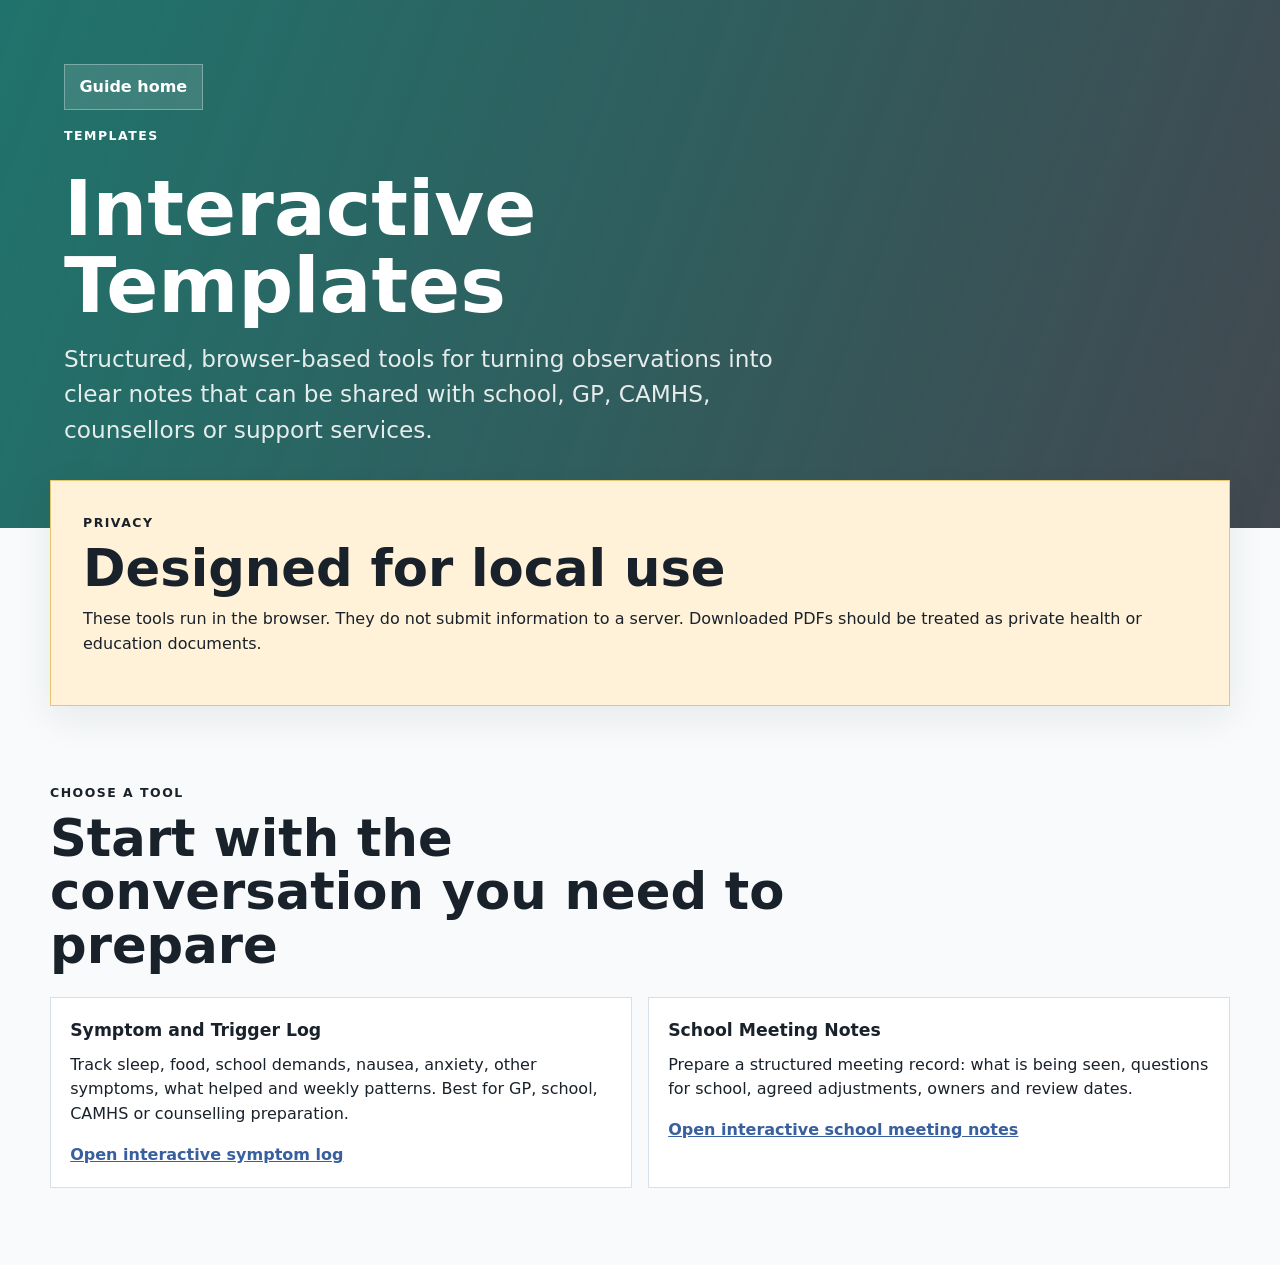
<file: templates/index.html>
<!doctype html>
<html lang="en">
  <head>
    <meta charset="utf-8">
    <meta name="viewport" content="width=device-width, initial-scale=1">
    <title>Interactive Templates</title>
    <meta name="description" content="Interactive templates for school meetings, symptom tracking and PDF export.">
    <link rel="stylesheet" href="../assets/styles.css">
  </head>
  <body>
    <header class="tool-hero">
      <nav aria-label="Breadcrumb">
        <a href="../index.html">Guide home</a>
      </nav>
      <p class="eyebrow">Templates</p>
      <h1>Interactive Templates</h1>
      <p class="lede">Structured, browser-based tools for turning observations into clear notes that can be shared with school, GP, CAMHS, counsellors or support services.</p>
    </header>

    <main>
      <section class="notice">
        <div>
          <p class="eyebrow">Privacy</p>
          <h2>Designed for local use</h2>
          <p>These tools run in the browser. They do not submit information to a server. Downloaded PDFs should be treated as private health or education documents.</p>
        </div>
      </section>

      <section>
        <div class="section-head">
          <p class="eyebrow">Choose a tool</p>
          <h2>Start with the conversation you need to prepare</h2>
        </div>
        <div class="two-column">
          <article class="panel">
            <h3>Symptom and Trigger Log</h3>
            <p>Track sleep, food, school demands, nausea, anxiety, other symptoms, what helped and weekly patterns. Best for GP, school, CAMHS or counselling preparation.</p>
            <a href="../tools/symptom-log.html">Open interactive symptom log</a>
          </article>
          <article class="panel">
            <h3>School Meeting Notes</h3>
            <p>Prepare a structured meeting record: what is being seen, questions for school, agreed adjustments, owners and review dates.</p>
            <a href="school-meeting.html">Open interactive school meeting notes</a>
          </article>
        </div>
      </section>
    </main>
  </body>
</html>
</file>
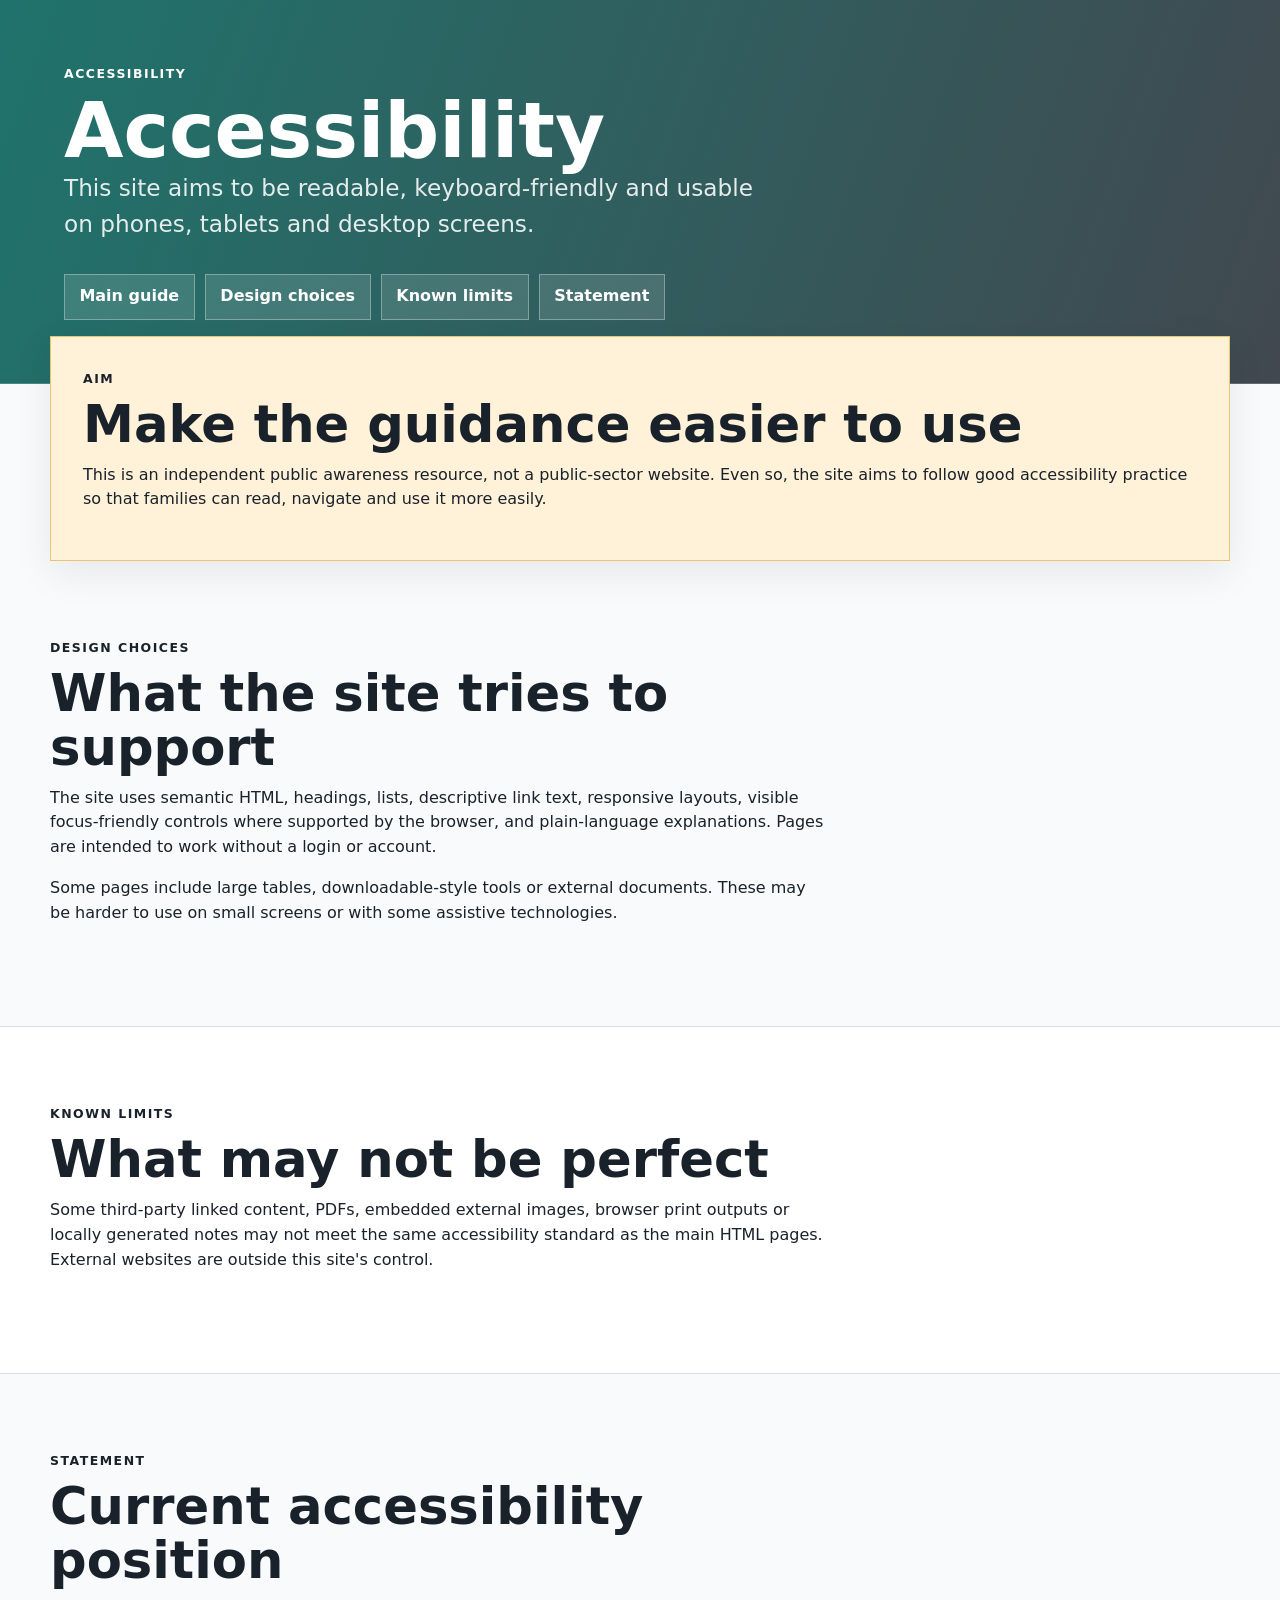
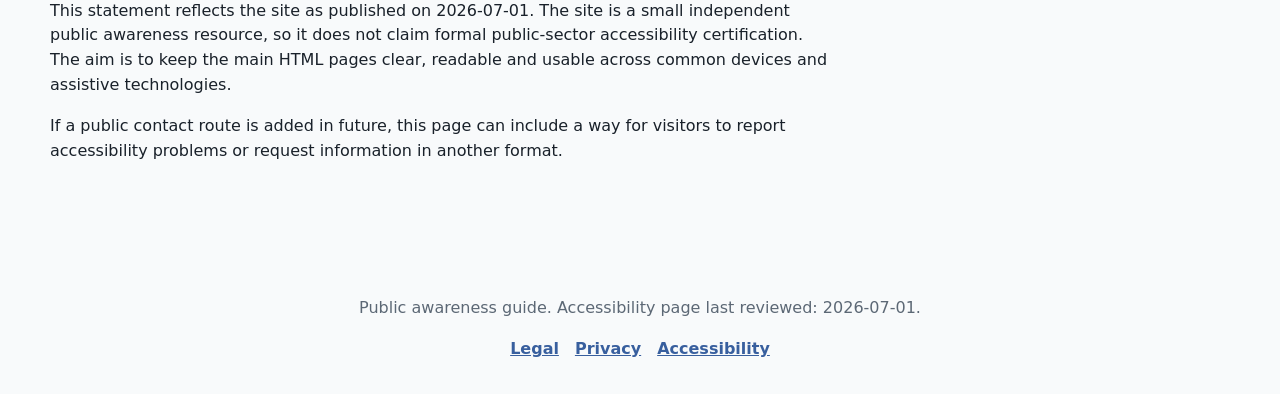
<file: accessibility.html>
<!doctype html>
<html lang="en">
  <head>
    <meta charset="utf-8">
    <meta name="viewport" content="width=device-width, initial-scale=1">
    <title>Accessibility | Teen Mental Health Support Guide</title>
    <meta name="description" content="Accessibility statement for the Teen Mental Health Support Guide.">
    <link rel="stylesheet" href="assets/styles.css">
  </head>
  <body>
    <header class="tool-hero legal-hero">
      <div>
        <p class="eyebrow">Accessibility</p>
        <h1>Accessibility</h1>
        <p class="lede">This site aims to be readable, keyboard-friendly and usable on phones, tablets and desktop screens.</p>
      </div>
      <nav aria-label="Page navigation">
        <a href="index.html">Main guide</a>
        <a href="#design">Design choices</a>
        <a href="#limits">Known limits</a>
        <a href="#statement">Statement</a>
      </nav>
    </header>

    <main>
      <section class="notice">
        <div>
          <p class="eyebrow">Aim</p>
          <h2>Make the guidance easier to use</h2>
          <p>This is an independent public awareness resource, not a public-sector website. Even so, the site aims to follow good accessibility practice so that families can read, navigate and use it more easily.</p>
        </div>
      </section>

      <section id="design">
        <div class="section-head">
          <p class="eyebrow">Design choices</p>
          <h2>What the site tries to support</h2>
          <p>The site uses semantic HTML, headings, lists, descriptive link text, responsive layouts, visible focus-friendly controls where supported by the browser, and plain-language explanations. Pages are intended to work without a login or account.</p>
          <p>Some pages include large tables, downloadable-style tools or external documents. These may be harder to use on small screens or with some assistive technologies.</p>
        </div>
      </section>

      <section id="limits" class="band">
        <div class="section-head">
          <p class="eyebrow">Known limits</p>
          <h2>What may not be perfect</h2>
          <p>Some third-party linked content, PDFs, embedded external images, browser print outputs or locally generated notes may not meet the same accessibility standard as the main HTML pages. External websites are outside this site's control.</p>
        </div>
      </section>

      <section id="statement">
        <div class="section-head">
          <p class="eyebrow">Statement</p>
          <h2>Current accessibility position</h2>
          <p>This statement reflects the site as published on 2026-07-01. The site is a small independent public awareness resource, so it does not claim formal public-sector accessibility certification. The aim is to keep the main HTML pages clear, readable and usable across common devices and assistive technologies.</p>
          <p>If a public contact route is added in future, this page can include a way for visitors to report accessibility problems or request information in another format.</p>
        </div>
      </section>
    </main>

    <footer>
      <p>Public awareness guide. Accessibility page last reviewed: 2026-07-01.</p>
      <p class="footer-links"><a href="legal.html">Legal</a> <a href="privacy.html">Privacy</a> <a href="accessibility.html">Accessibility</a></p>
    </footer>
  </body>
</html>
</file>
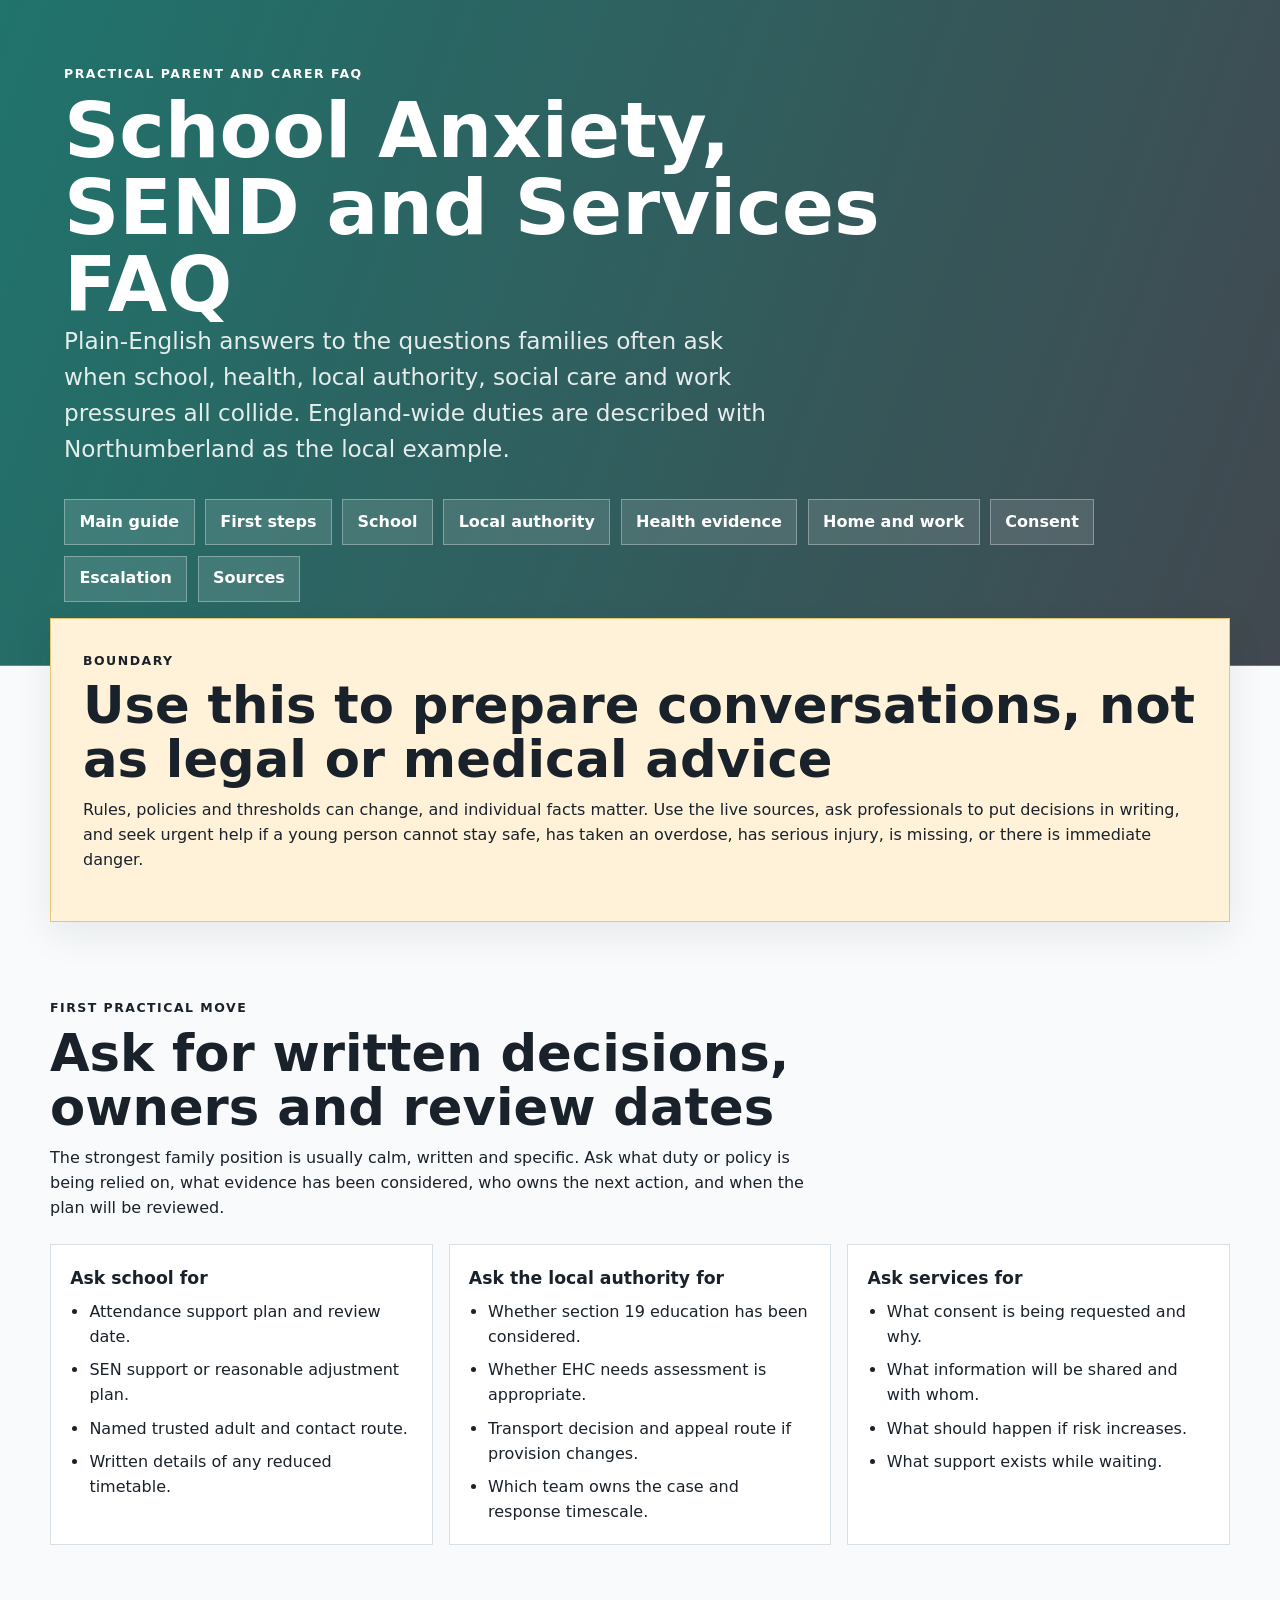
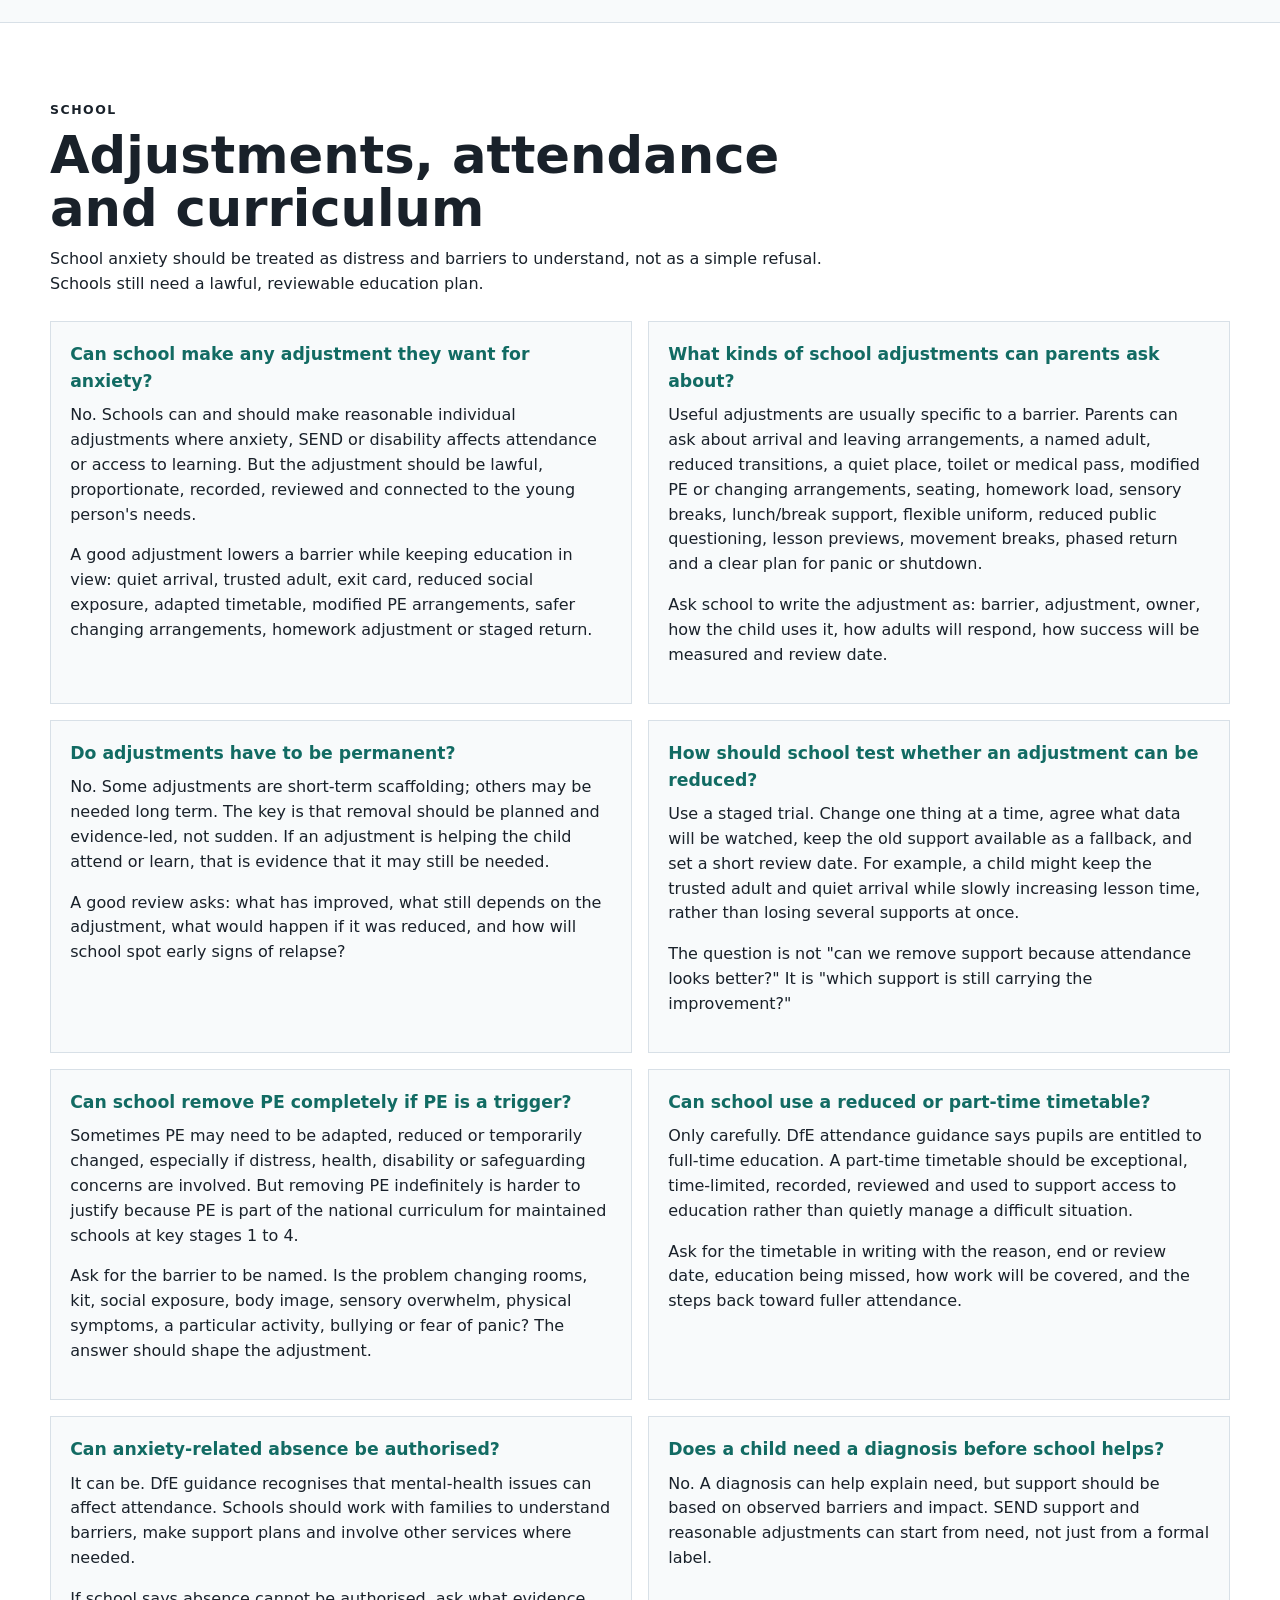
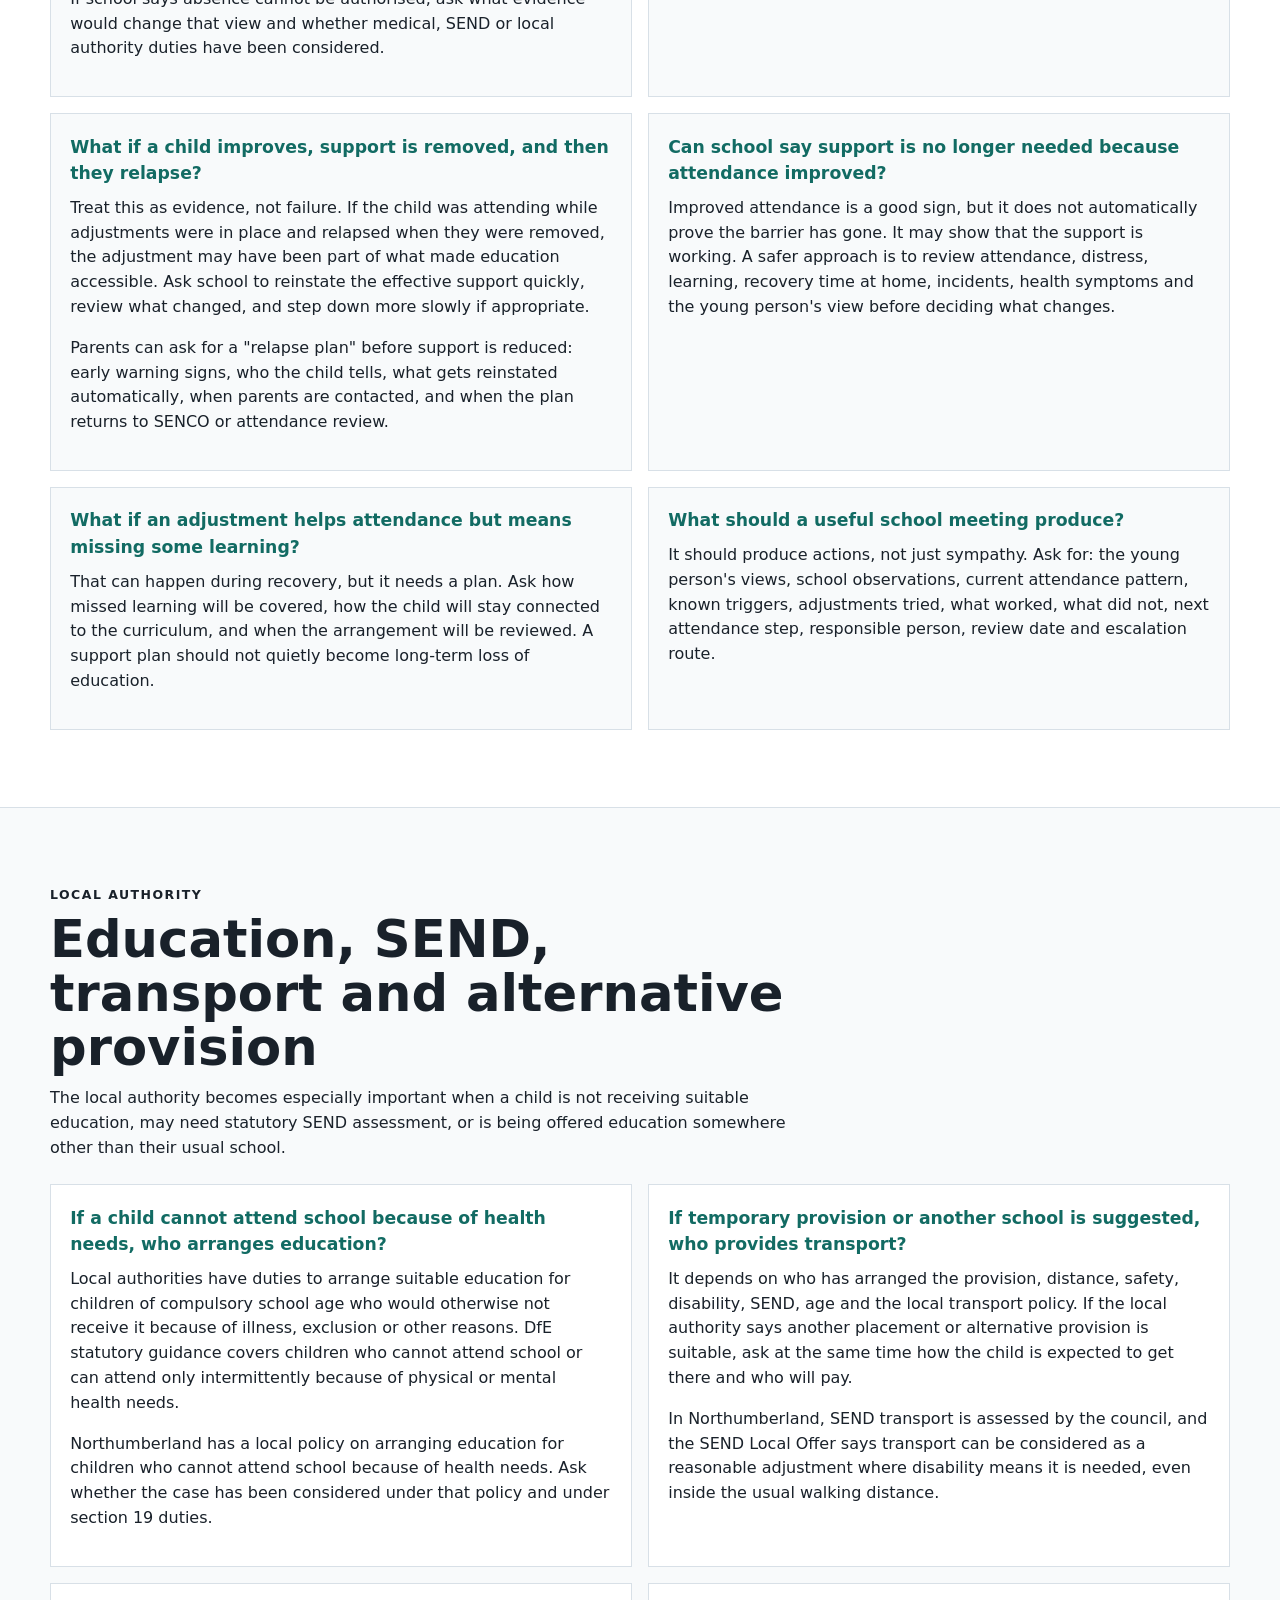
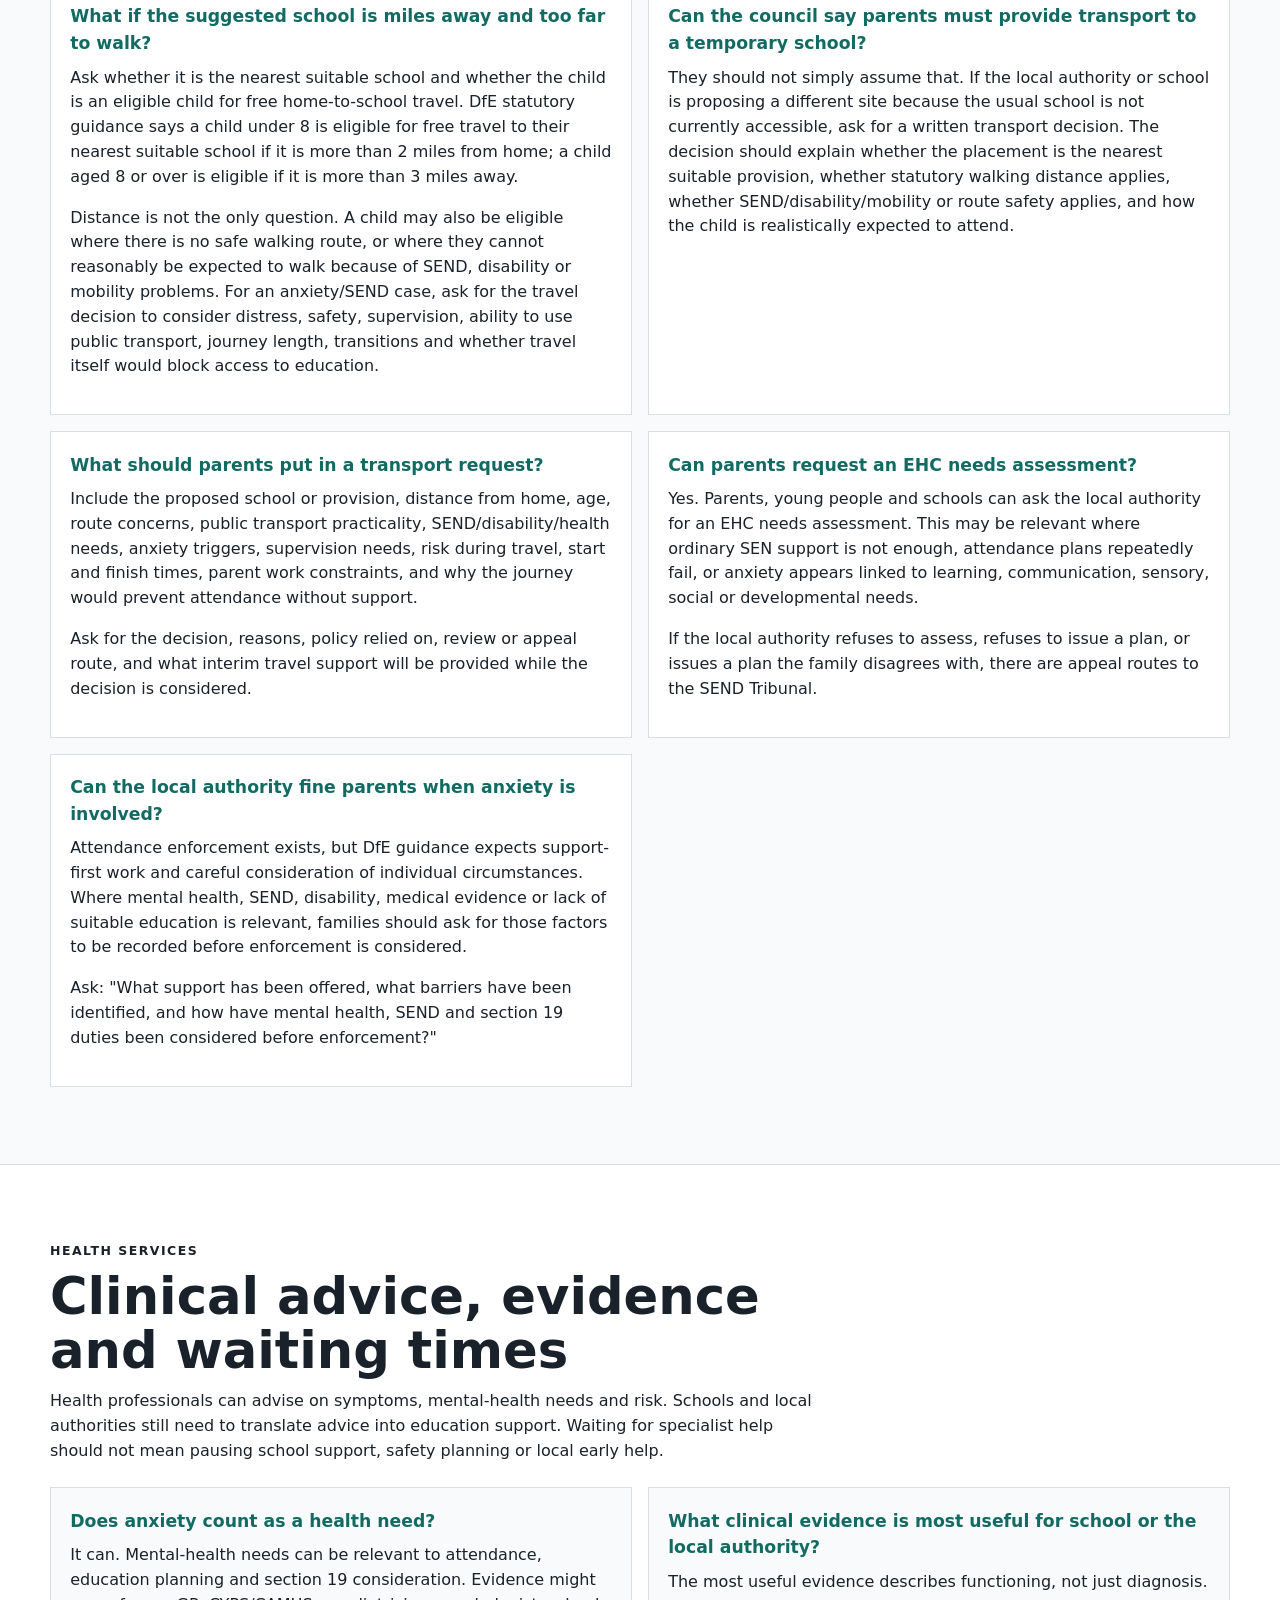
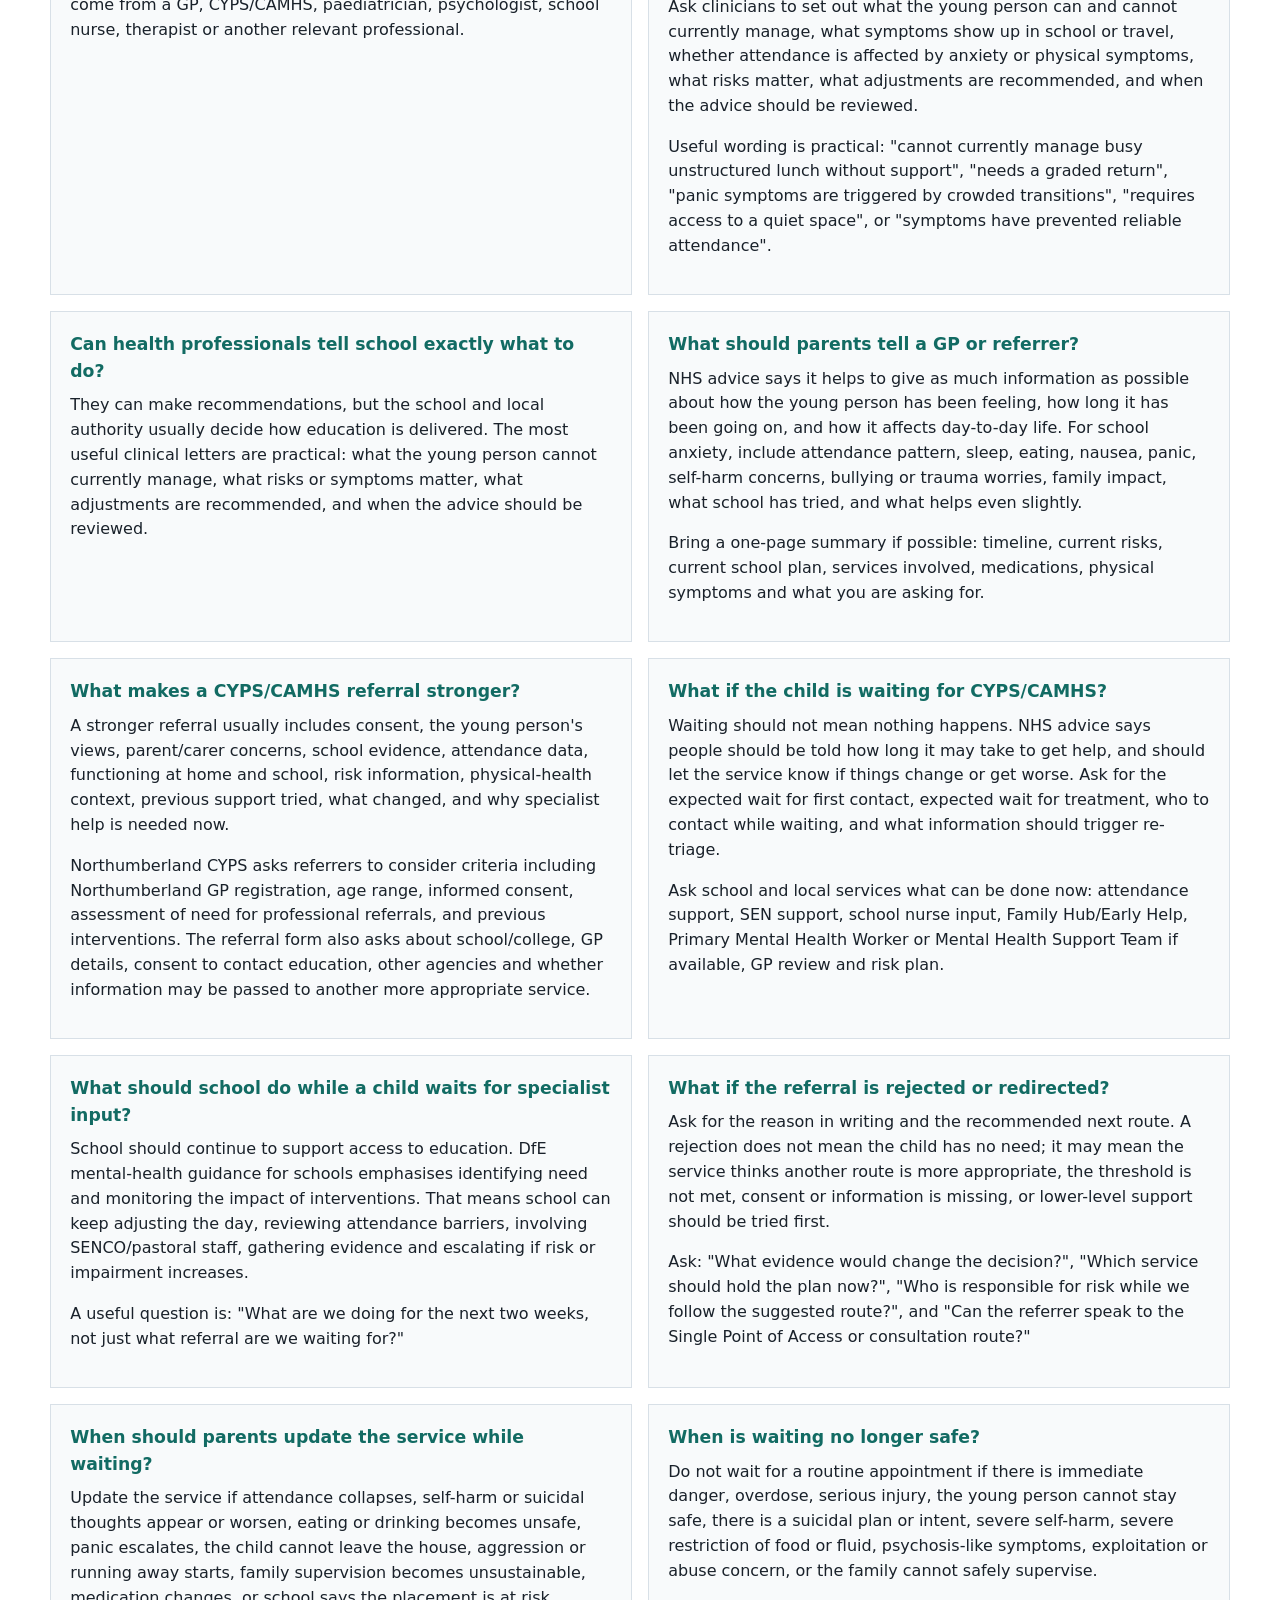
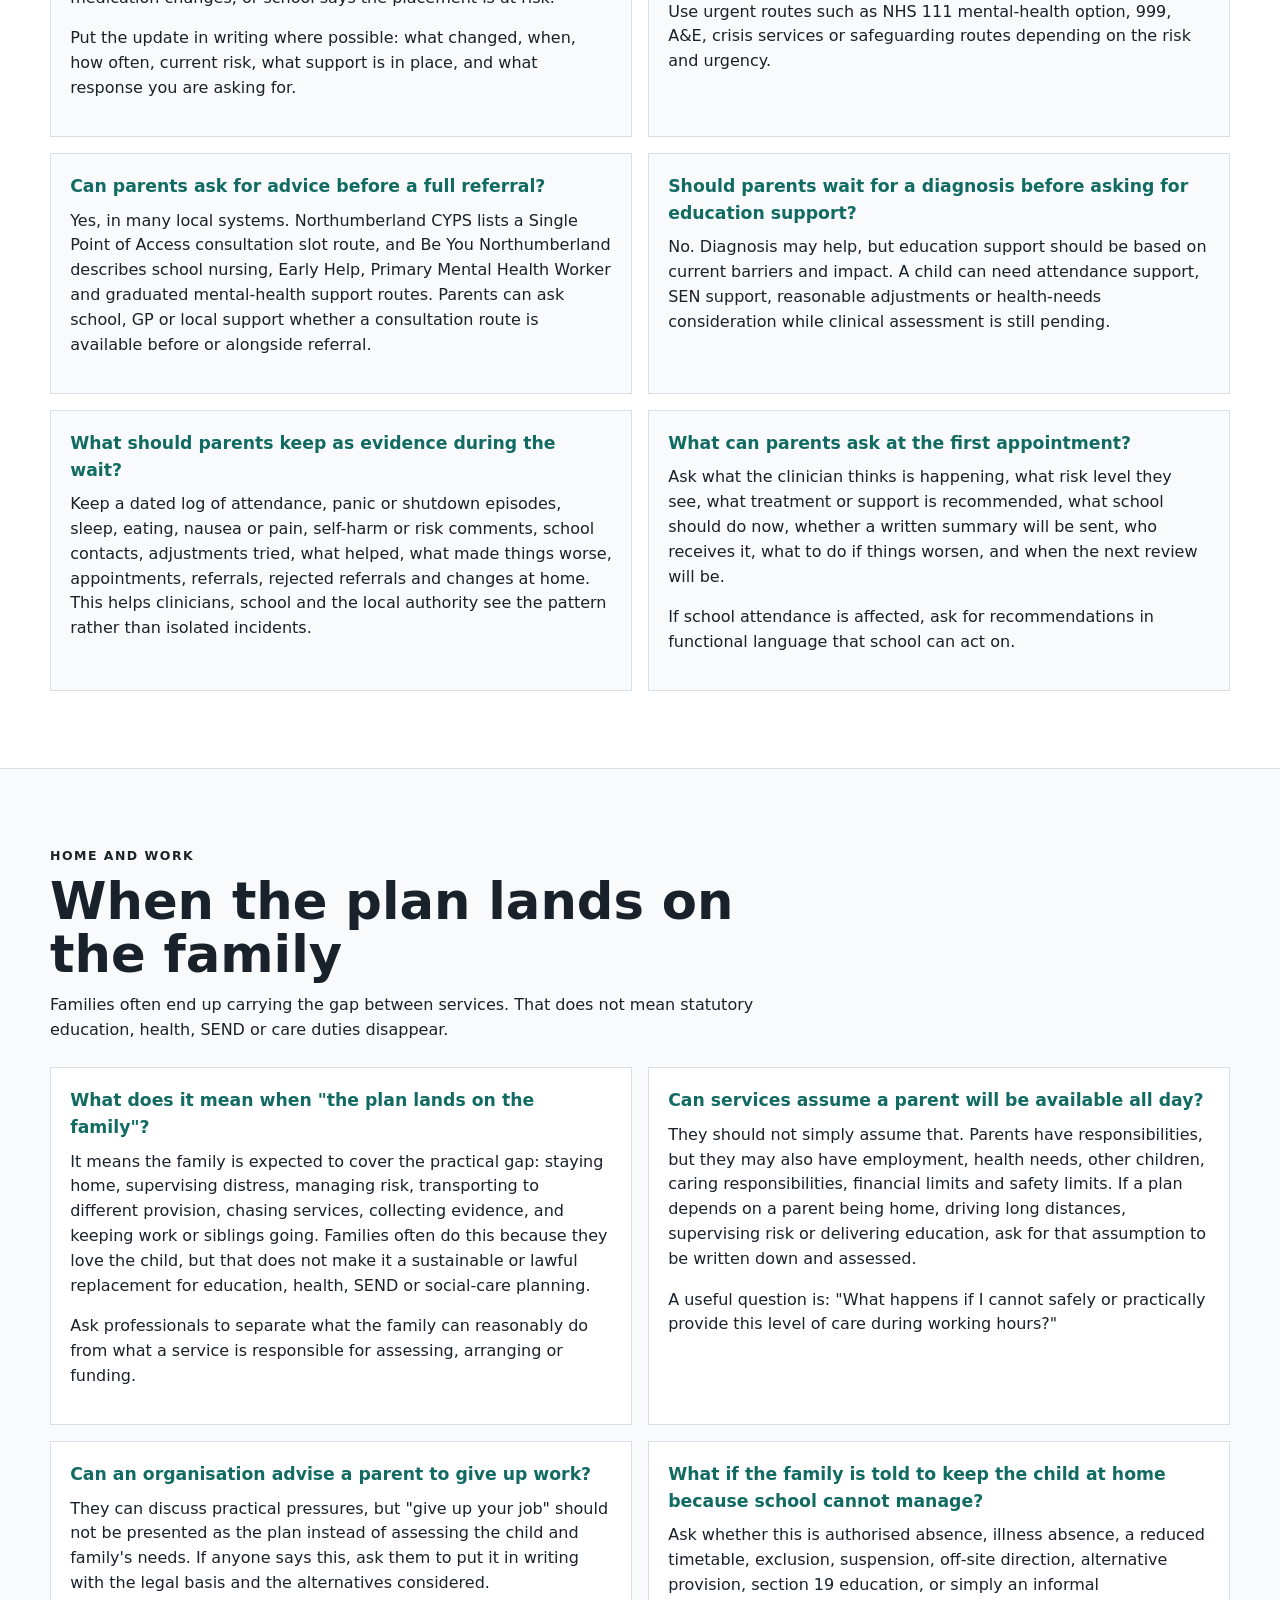
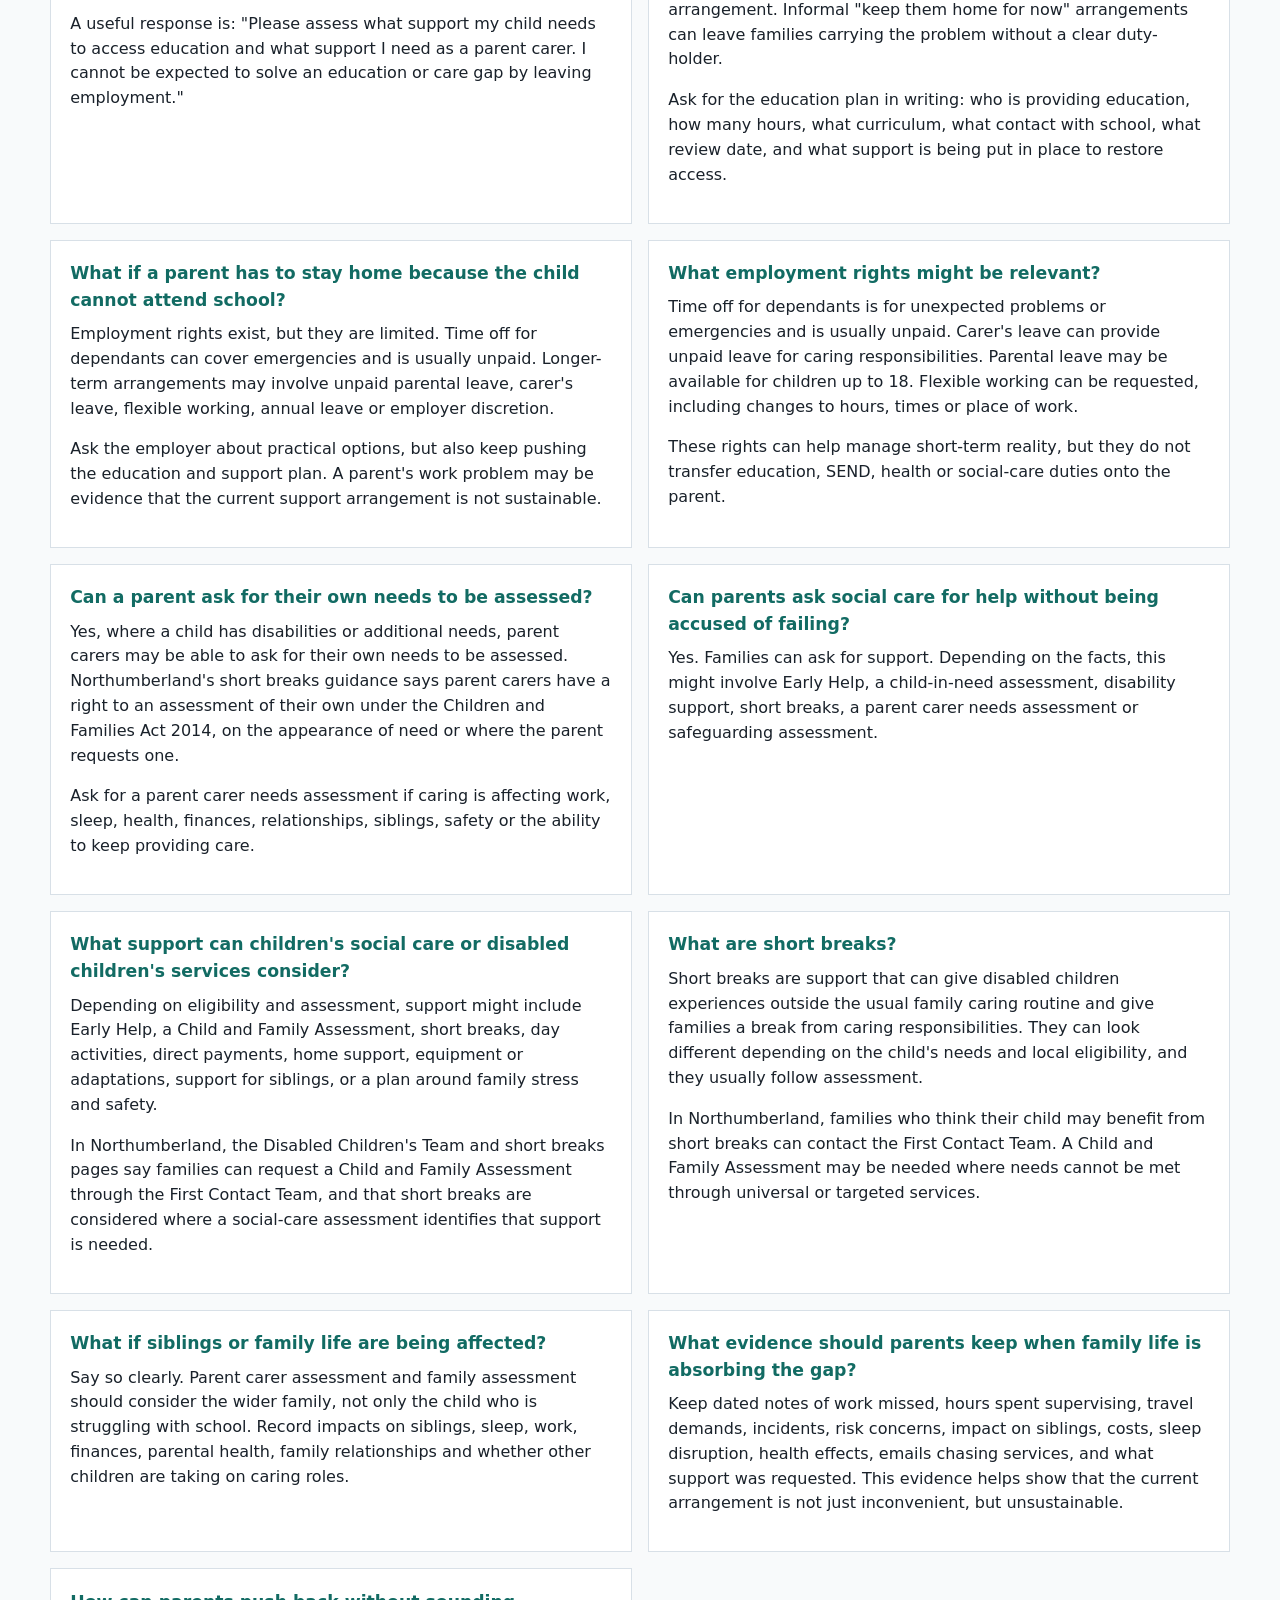
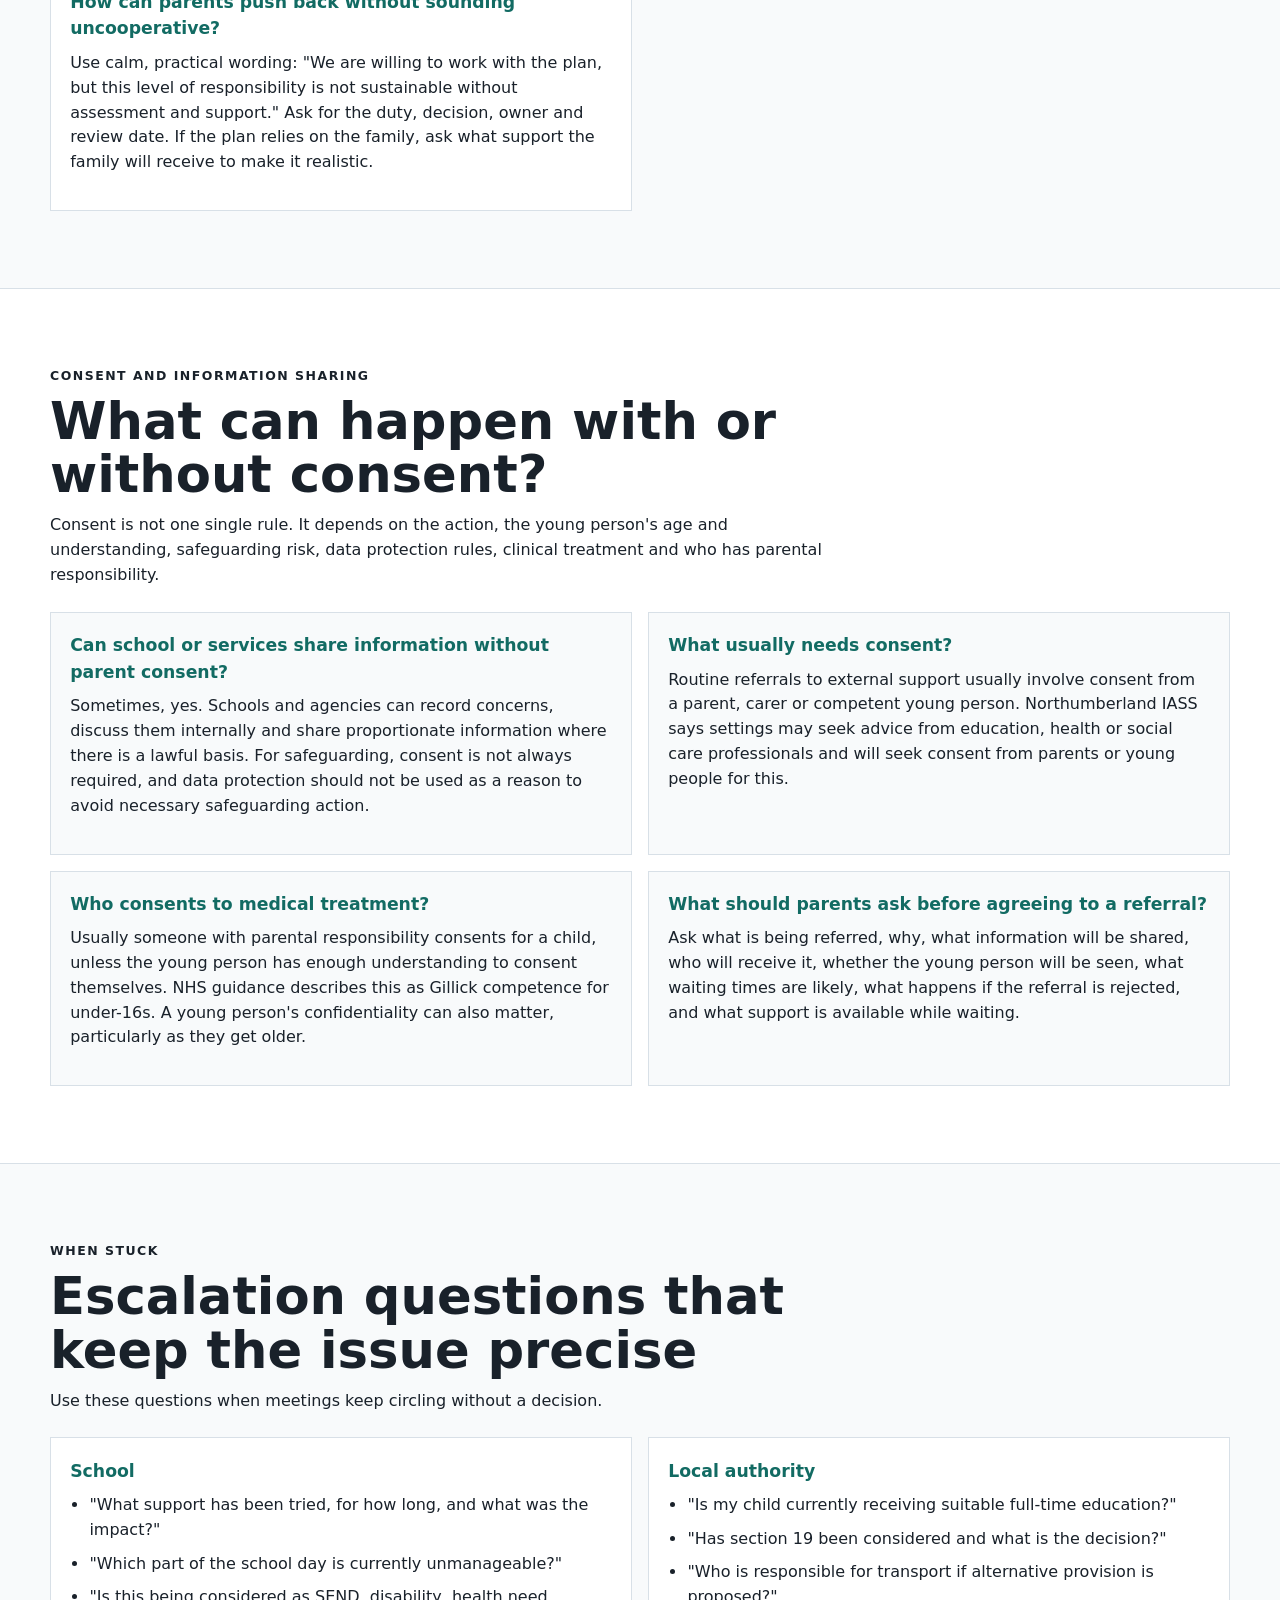
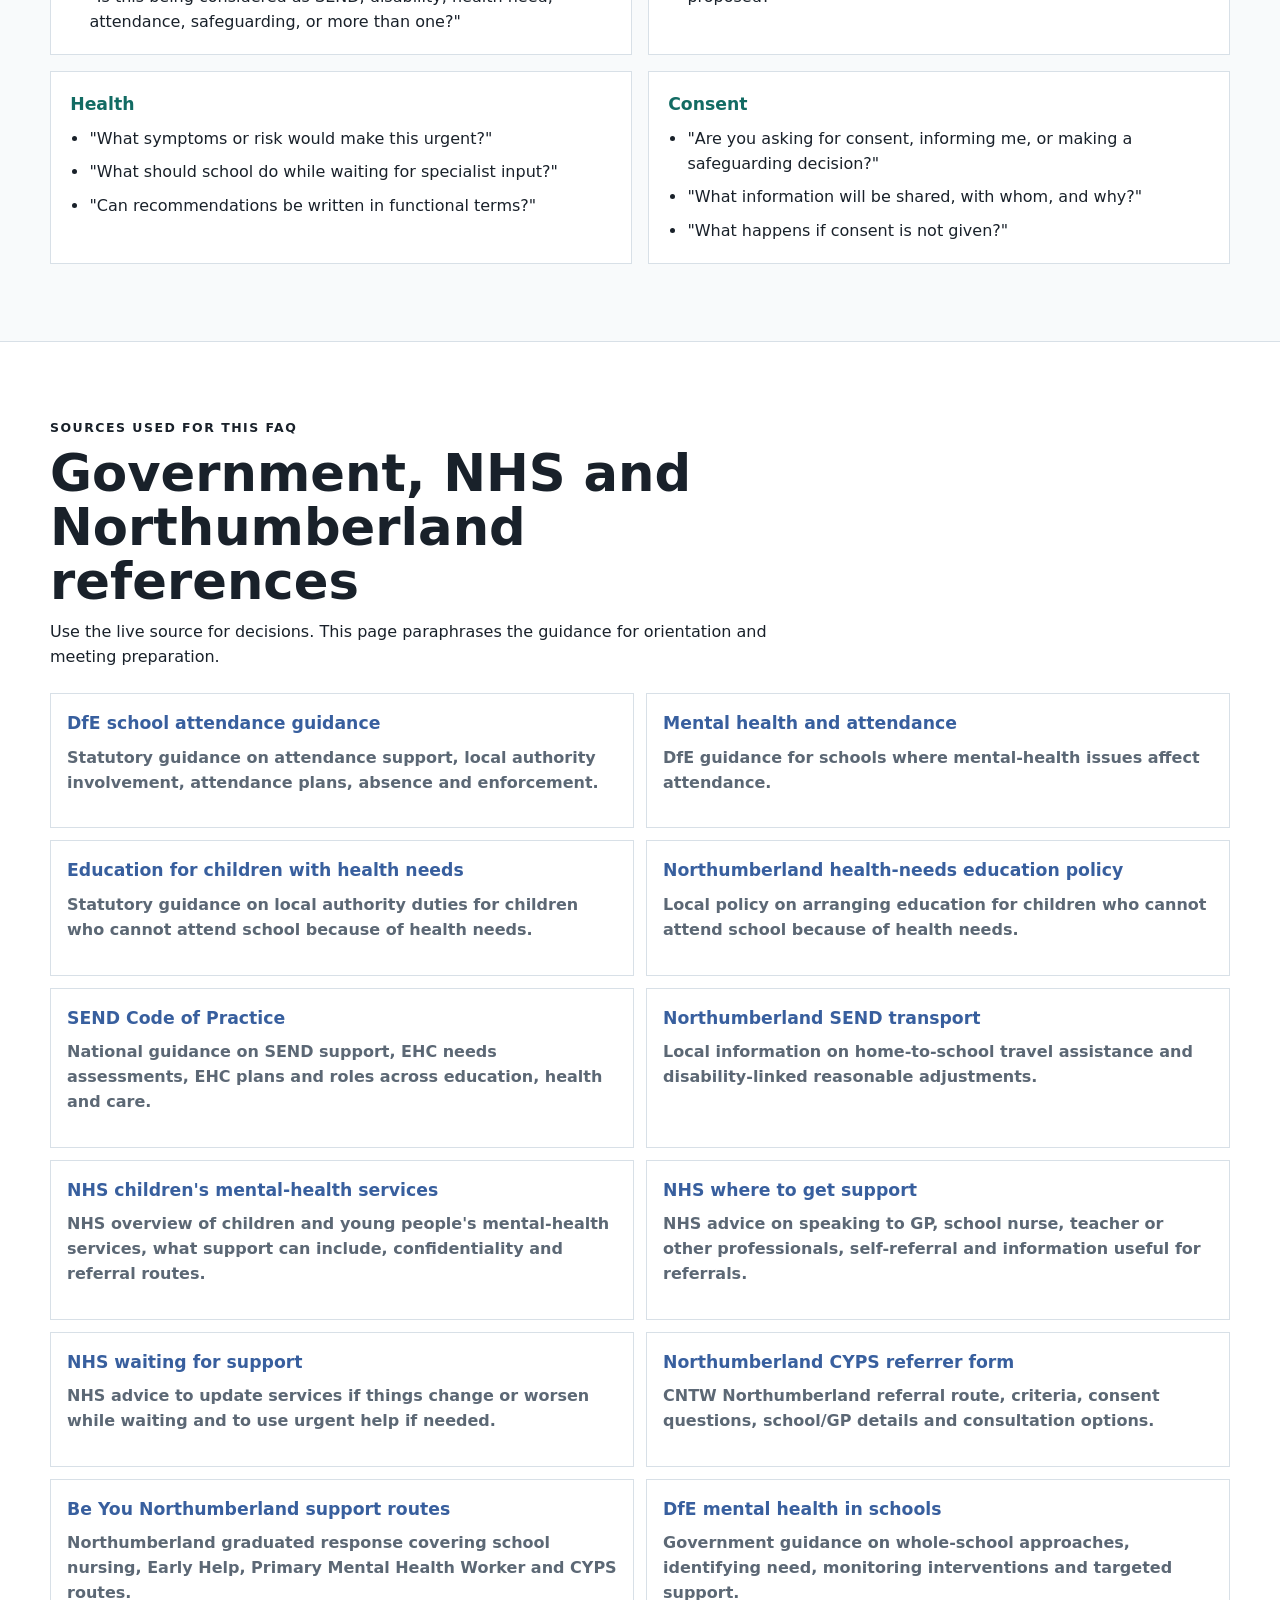
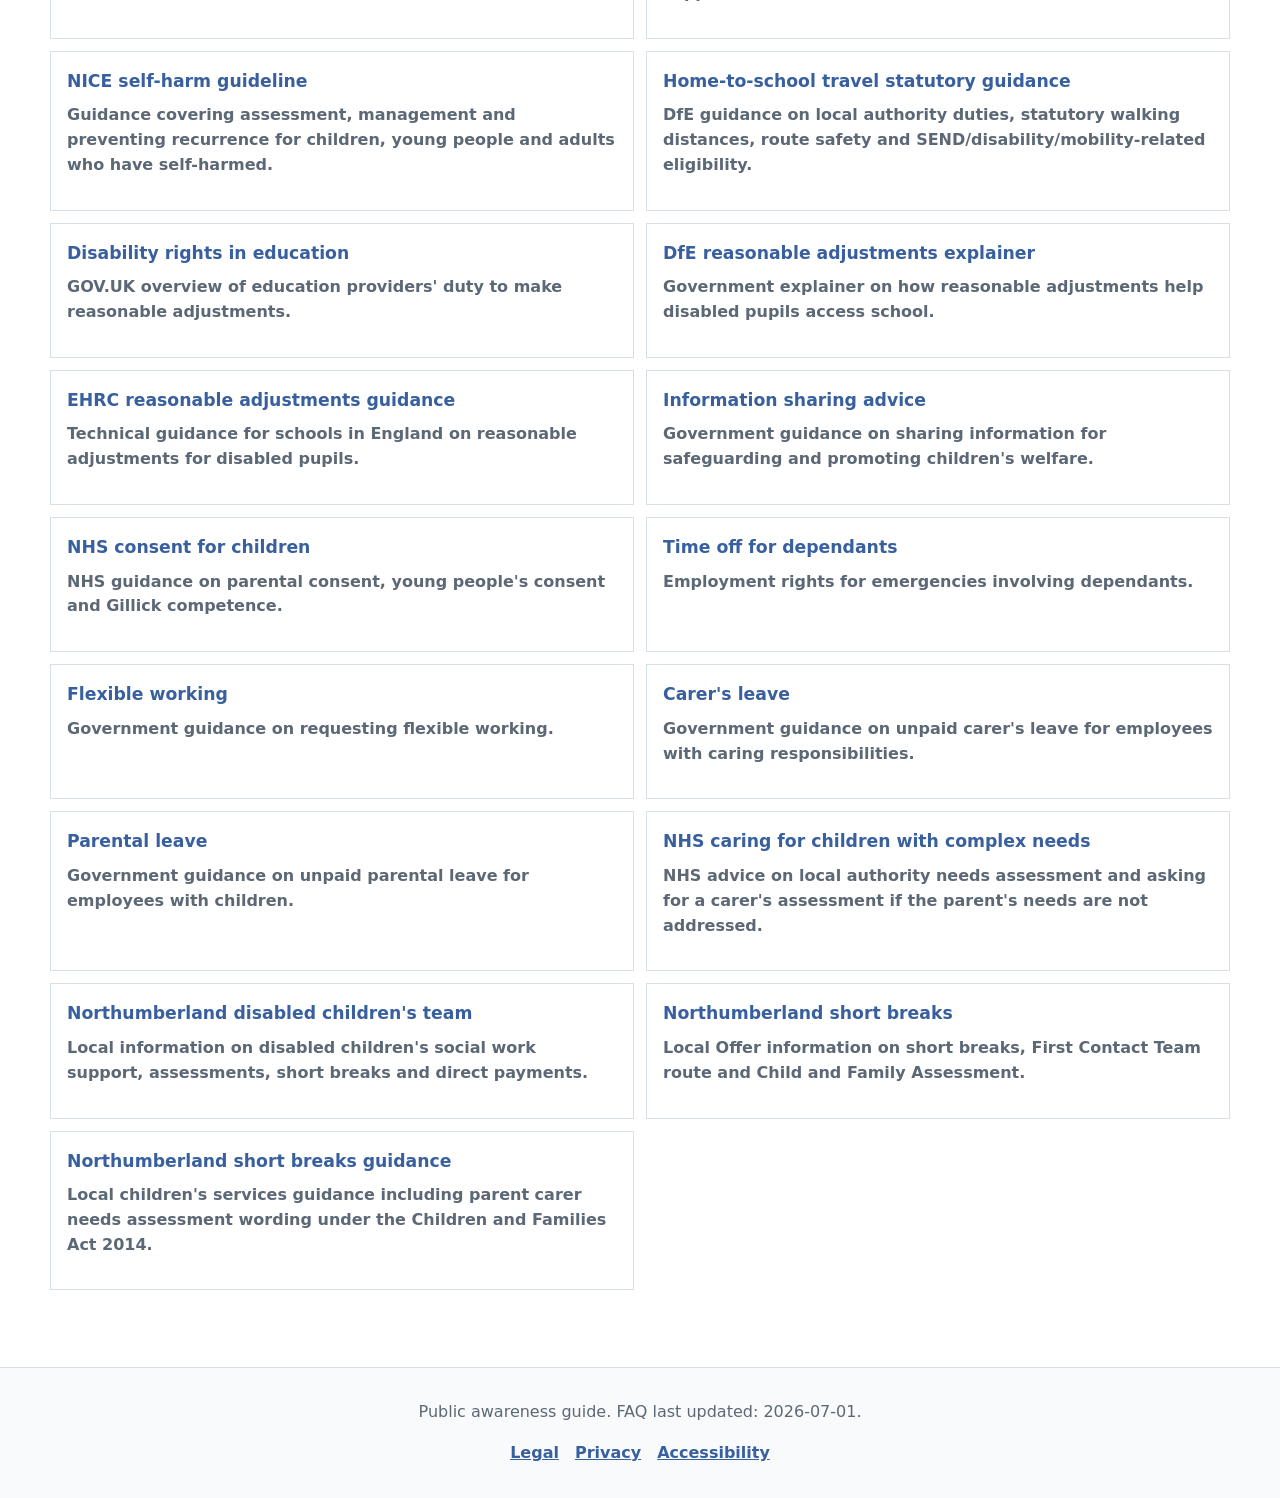
<file: faq.html>
<!doctype html>
<html lang="en">
  <head>
    <meta charset="utf-8">
    <meta name="viewport" content="width=device-width, initial-scale=1">
    <title>Practical FAQ for School Anxiety, SEND and Services | Teen Mental Health Support Guide</title>
    <meta name="description" content="A practical England and Northumberland FAQ for parents and carers dealing with school anxiety, SEND, attendance, local authority duties, consent, work and support services.">
    <link rel="stylesheet" href="assets/styles.css">
  </head>
  <body>
    <header class="tool-hero faq-hero">
      <div>
        <p class="eyebrow">Practical parent and carer FAQ</p>
        <h1>School Anxiety, SEND and Services FAQ</h1>
        <p class="lede">Plain-English answers to the questions families often ask when school, health, local authority, social care and work pressures all collide. England-wide duties are described with Northumberland as the local example.</p>
      </div>
      <nav aria-label="Page navigation">
        <a href="index.html">Main guide</a>
        <a href="#fast-actions">First steps</a>
        <a href="#school">School</a>
        <a href="#local-authority">Local authority</a>
        <a href="#health">Health evidence</a>
        <a href="#home">Home and work</a>
        <a href="#consent">Consent</a>
        <a href="#complaints">Escalation</a>
        <a href="#sources">Sources</a>
      </nav>
    </header>

    <main>
      <section class="notice">
        <div>
          <p class="eyebrow">Boundary</p>
          <h2>Use this to prepare conversations, not as legal or medical advice</h2>
          <p>Rules, policies and thresholds can change, and individual facts matter. Use the live sources, ask professionals to put decisions in writing, and seek urgent help if a young person cannot stay safe, has taken an overdose, has serious injury, is missing, or there is immediate danger.</p>
        </div>
      </section>

      <section id="fast-actions">
        <div class="section-head">
          <p class="eyebrow">First practical move</p>
          <h2>Ask for written decisions, owners and review dates</h2>
          <p>The strongest family position is usually calm, written and specific. Ask what duty or policy is being relied on, what evidence has been considered, who owns the next action, and when the plan will be reviewed.</p>
        </div>
        <div class="faq-action-grid">
          <article>
            <h3>Ask school for</h3>
            <ul>
              <li>Attendance support plan and review date.</li>
              <li>SEN support or reasonable adjustment plan.</li>
              <li>Named trusted adult and contact route.</li>
              <li>Written details of any reduced timetable.</li>
            </ul>
          </article>
          <article>
            <h3>Ask the local authority for</h3>
            <ul>
              <li>Whether section 19 education has been considered.</li>
              <li>Whether EHC needs assessment is appropriate.</li>
              <li>Transport decision and appeal route if provision changes.</li>
              <li>Which team owns the case and response timescale.</li>
            </ul>
          </article>
          <article>
            <h3>Ask services for</h3>
            <ul>
              <li>What consent is being requested and why.</li>
              <li>What information will be shared and with whom.</li>
              <li>What should happen if risk increases.</li>
              <li>What support exists while waiting.</li>
            </ul>
          </article>
        </div>
      </section>

      <section id="school" class="band">
        <div class="section-head">
          <p class="eyebrow">School</p>
          <h2>Adjustments, attendance and curriculum</h2>
          <p>School anxiety should be treated as distress and barriers to understand, not as a simple refusal. Schools still need a lawful, reviewable education plan.</p>
        </div>
        <div class="faq-list">
          <article>
            <h3>Can school make any adjustment they want for anxiety?</h3>
            <p>No. Schools can and should make reasonable individual adjustments where anxiety, SEND or disability affects attendance or access to learning. But the adjustment should be lawful, proportionate, recorded, reviewed and connected to the young person's needs.</p>
            <p>A good adjustment lowers a barrier while keeping education in view: quiet arrival, trusted adult, exit card, reduced social exposure, adapted timetable, modified PE arrangements, safer changing arrangements, homework adjustment or staged return.</p>
          </article>
          <article>
            <h3>What kinds of school adjustments can parents ask about?</h3>
            <p>Useful adjustments are usually specific to a barrier. Parents can ask about arrival and leaving arrangements, a named adult, reduced transitions, a quiet place, toilet or medical pass, modified PE or changing arrangements, seating, homework load, sensory breaks, lunch/break support, flexible uniform, reduced public questioning, lesson previews, movement breaks, phased return and a clear plan for panic or shutdown.</p>
            <p>Ask school to write the adjustment as: barrier, adjustment, owner, how the child uses it, how adults will respond, how success will be measured and review date.</p>
          </article>
          <article>
            <h3>Do adjustments have to be permanent?</h3>
            <p>No. Some adjustments are short-term scaffolding; others may be needed long term. The key is that removal should be planned and evidence-led, not sudden. If an adjustment is helping the child attend or learn, that is evidence that it may still be needed.</p>
            <p>A good review asks: what has improved, what still depends on the adjustment, what would happen if it was reduced, and how will school spot early signs of relapse?</p>
          </article>
          <article>
            <h3>How should school test whether an adjustment can be reduced?</h3>
            <p>Use a staged trial. Change one thing at a time, agree what data will be watched, keep the old support available as a fallback, and set a short review date. For example, a child might keep the trusted adult and quiet arrival while slowly increasing lesson time, rather than losing several supports at once.</p>
            <p>The question is not "can we remove support because attendance looks better?" It is "which support is still carrying the improvement?"</p>
          </article>
          <article>
            <h3>Can school remove PE completely if PE is a trigger?</h3>
            <p>Sometimes PE may need to be adapted, reduced or temporarily changed, especially if distress, health, disability or safeguarding concerns are involved. But removing PE indefinitely is harder to justify because PE is part of the national curriculum for maintained schools at key stages 1 to 4.</p>
            <p>Ask for the barrier to be named. Is the problem changing rooms, kit, social exposure, body image, sensory overwhelm, physical symptoms, a particular activity, bullying or fear of panic? The answer should shape the adjustment.</p>
          </article>
          <article>
            <h3>Can school use a reduced or part-time timetable?</h3>
            <p>Only carefully. DfE attendance guidance says pupils are entitled to full-time education. A part-time timetable should be exceptional, time-limited, recorded, reviewed and used to support access to education rather than quietly manage a difficult situation.</p>
            <p>Ask for the timetable in writing with the reason, end or review date, education being missed, how work will be covered, and the steps back toward fuller attendance.</p>
          </article>
          <article>
            <h3>Can anxiety-related absence be authorised?</h3>
            <p>It can be. DfE guidance recognises that mental-health issues can affect attendance. Schools should work with families to understand barriers, make support plans and involve other services where needed.</p>
            <p>If school says absence cannot be authorised, ask what evidence would change that view and whether medical, SEND or local authority duties have been considered.</p>
          </article>
          <article>
            <h3>Does a child need a diagnosis before school helps?</h3>
            <p>No. A diagnosis can help explain need, but support should be based on observed barriers and impact. SEND support and reasonable adjustments can start from need, not just from a formal label.</p>
          </article>
          <article>
            <h3>What if a child improves, support is removed, and then they relapse?</h3>
            <p>Treat this as evidence, not failure. If the child was attending while adjustments were in place and relapsed when they were removed, the adjustment may have been part of what made education accessible. Ask school to reinstate the effective support quickly, review what changed, and step down more slowly if appropriate.</p>
            <p>Parents can ask for a "relapse plan" before support is reduced: early warning signs, who the child tells, what gets reinstated automatically, when parents are contacted, and when the plan returns to SENCO or attendance review.</p>
          </article>
          <article>
            <h3>Can school say support is no longer needed because attendance improved?</h3>
            <p>Improved attendance is a good sign, but it does not automatically prove the barrier has gone. It may show that the support is working. A safer approach is to review attendance, distress, learning, recovery time at home, incidents, health symptoms and the young person's view before deciding what changes.</p>
          </article>
          <article>
            <h3>What if an adjustment helps attendance but means missing some learning?</h3>
            <p>That can happen during recovery, but it needs a plan. Ask how missed learning will be covered, how the child will stay connected to the curriculum, and when the arrangement will be reviewed. A support plan should not quietly become long-term loss of education.</p>
          </article>
          <article>
            <h3>What should a useful school meeting produce?</h3>
            <p>It should produce actions, not just sympathy. Ask for: the young person's views, school observations, current attendance pattern, known triggers, adjustments tried, what worked, what did not, next attendance step, responsible person, review date and escalation route.</p>
          </article>
        </div>
      </section>

      <section id="local-authority">
        <div class="section-head">
          <p class="eyebrow">Local authority</p>
          <h2>Education, SEND, transport and alternative provision</h2>
          <p>The local authority becomes especially important when a child is not receiving suitable education, may need statutory SEND assessment, or is being offered education somewhere other than their usual school.</p>
        </div>
        <div class="faq-list">
          <article>
            <h3>If a child cannot attend school because of health needs, who arranges education?</h3>
            <p>Local authorities have duties to arrange suitable education for children of compulsory school age who would otherwise not receive it because of illness, exclusion or other reasons. DfE statutory guidance covers children who cannot attend school or can attend only intermittently because of physical or mental health needs.</p>
            <p>Northumberland has a local policy on arranging education for children who cannot attend school because of health needs. Ask whether the case has been considered under that policy and under section 19 duties.</p>
          </article>
          <article>
            <h3>If temporary provision or another school is suggested, who provides transport?</h3>
            <p>It depends on who has arranged the provision, distance, safety, disability, SEND, age and the local transport policy. If the local authority says another placement or alternative provision is suitable, ask at the same time how the child is expected to get there and who will pay.</p>
            <p>In Northumberland, SEND transport is assessed by the council, and the SEND Local Offer says transport can be considered as a reasonable adjustment where disability means it is needed, even inside the usual walking distance.</p>
          </article>
          <article>
            <h3>What if the suggested school is miles away and too far to walk?</h3>
            <p>Ask whether it is the nearest suitable school and whether the child is an eligible child for free home-to-school travel. DfE statutory guidance says a child under 8 is eligible for free travel to their nearest suitable school if it is more than 2 miles from home; a child aged 8 or over is eligible if it is more than 3 miles away.</p>
            <p>Distance is not the only question. A child may also be eligible where there is no safe walking route, or where they cannot reasonably be expected to walk because of SEND, disability or mobility problems. For an anxiety/SEND case, ask for the travel decision to consider distress, safety, supervision, ability to use public transport, journey length, transitions and whether travel itself would block access to education.</p>
          </article>
          <article>
            <h3>Can the council say parents must provide transport to a temporary school?</h3>
            <p>They should not simply assume that. If the local authority or school is proposing a different site because the usual school is not currently accessible, ask for a written transport decision. The decision should explain whether the placement is the nearest suitable provision, whether statutory walking distance applies, whether SEND/disability/mobility or route safety applies, and how the child is realistically expected to attend.</p>
          </article>
          <article>
            <h3>What should parents put in a transport request?</h3>
            <p>Include the proposed school or provision, distance from home, age, route concerns, public transport practicality, SEND/disability/health needs, anxiety triggers, supervision needs, risk during travel, start and finish times, parent work constraints, and why the journey would prevent attendance without support.</p>
            <p>Ask for the decision, reasons, policy relied on, review or appeal route, and what interim travel support will be provided while the decision is considered.</p>
          </article>
          <article>
            <h3>Can parents request an EHC needs assessment?</h3>
            <p>Yes. Parents, young people and schools can ask the local authority for an EHC needs assessment. This may be relevant where ordinary SEN support is not enough, attendance plans repeatedly fail, or anxiety appears linked to learning, communication, sensory, social or developmental needs.</p>
            <p>If the local authority refuses to assess, refuses to issue a plan, or issues a plan the family disagrees with, there are appeal routes to the SEND Tribunal.</p>
          </article>
          <article>
            <h3>Can the local authority fine parents when anxiety is involved?</h3>
            <p>Attendance enforcement exists, but DfE guidance expects support-first work and careful consideration of individual circumstances. Where mental health, SEND, disability, medical evidence or lack of suitable education is relevant, families should ask for those factors to be recorded before enforcement is considered.</p>
            <p>Ask: "What support has been offered, what barriers have been identified, and how have mental health, SEND and section 19 duties been considered before enforcement?"</p>
          </article>
        </div>
      </section>

      <section id="health" class="band">
        <div class="section-head">
          <p class="eyebrow">Health services</p>
          <h2>Clinical advice, evidence and waiting times</h2>
          <p>Health professionals can advise on symptoms, mental-health needs and risk. Schools and local authorities still need to translate advice into education support. Waiting for specialist help should not mean pausing school support, safety planning or local early help.</p>
        </div>
        <div class="faq-list">
          <article>
            <h3>Does anxiety count as a health need?</h3>
            <p>It can. Mental-health needs can be relevant to attendance, education planning and section 19 consideration. Evidence might come from a GP, CYPS/CAMHS, paediatrician, psychologist, school nurse, therapist or another relevant professional.</p>
          </article>
          <article>
            <h3>What clinical evidence is most useful for school or the local authority?</h3>
            <p>The most useful evidence describes functioning, not just diagnosis. Ask clinicians to set out what the young person can and cannot currently manage, what symptoms show up in school or travel, whether attendance is affected by anxiety or physical symptoms, what risks matter, what adjustments are recommended, and when the advice should be reviewed.</p>
            <p>Useful wording is practical: "cannot currently manage busy unstructured lunch without support", "needs a graded return", "panic symptoms are triggered by crowded transitions", "requires access to a quiet space", or "symptoms have prevented reliable attendance".</p>
          </article>
          <article>
            <h3>Can health professionals tell school exactly what to do?</h3>
            <p>They can make recommendations, but the school and local authority usually decide how education is delivered. The most useful clinical letters are practical: what the young person cannot currently manage, what risks or symptoms matter, what adjustments are recommended, and when the advice should be reviewed.</p>
          </article>
          <article>
            <h3>What should parents tell a GP or referrer?</h3>
            <p>NHS advice says it helps to give as much information as possible about how the young person has been feeling, how long it has been going on, and how it affects day-to-day life. For school anxiety, include attendance pattern, sleep, eating, nausea, panic, self-harm concerns, bullying or trauma worries, family impact, what school has tried, and what helps even slightly.</p>
            <p>Bring a one-page summary if possible: timeline, current risks, current school plan, services involved, medications, physical symptoms and what you are asking for.</p>
          </article>
          <article>
            <h3>What makes a CYPS/CAMHS referral stronger?</h3>
            <p>A stronger referral usually includes consent, the young person's views, parent/carer concerns, school evidence, attendance data, functioning at home and school, risk information, physical-health context, previous support tried, what changed, and why specialist help is needed now.</p>
            <p>Northumberland CYPS asks referrers to consider criteria including Northumberland GP registration, age range, informed consent, assessment of need for professional referrals, and previous interventions. The referral form also asks about school/college, GP details, consent to contact education, other agencies and whether information may be passed to another more appropriate service.</p>
          </article>
          <article>
            <h3>What if the child is waiting for CYPS/CAMHS?</h3>
            <p>Waiting should not mean nothing happens. NHS advice says people should be told how long it may take to get help, and should let the service know if things change or get worse. Ask for the expected wait for first contact, expected wait for treatment, who to contact while waiting, and what information should trigger re-triage.</p>
            <p>Ask school and local services what can be done now: attendance support, SEN support, school nurse input, Family Hub/Early Help, Primary Mental Health Worker or Mental Health Support Team if available, GP review and risk plan.</p>
          </article>
          <article>
            <h3>What should school do while a child waits for specialist input?</h3>
            <p>School should continue to support access to education. DfE mental-health guidance for schools emphasises identifying need and monitoring the impact of interventions. That means school can keep adjusting the day, reviewing attendance barriers, involving SENCO/pastoral staff, gathering evidence and escalating if risk or impairment increases.</p>
            <p>A useful question is: "What are we doing for the next two weeks, not just what referral are we waiting for?"</p>
          </article>
          <article>
            <h3>What if the referral is rejected or redirected?</h3>
            <p>Ask for the reason in writing and the recommended next route. A rejection does not mean the child has no need; it may mean the service thinks another route is more appropriate, the threshold is not met, consent or information is missing, or lower-level support should be tried first.</p>
            <p>Ask: "What evidence would change the decision?", "Which service should hold the plan now?", "Who is responsible for risk while we follow the suggested route?", and "Can the referrer speak to the Single Point of Access or consultation route?"</p>
          </article>
          <article>
            <h3>When should parents update the service while waiting?</h3>
            <p>Update the service if attendance collapses, self-harm or suicidal thoughts appear or worsen, eating or drinking becomes unsafe, panic escalates, the child cannot leave the house, aggression or running away starts, family supervision becomes unsustainable, medication changes, or school says the placement is at risk.</p>
            <p>Put the update in writing where possible: what changed, when, how often, current risk, what support is in place, and what response you are asking for.</p>
          </article>
          <article>
            <h3>When is waiting no longer safe?</h3>
            <p>Do not wait for a routine appointment if there is immediate danger, overdose, serious injury, the young person cannot stay safe, there is a suicidal plan or intent, severe self-harm, severe restriction of food or fluid, psychosis-like symptoms, exploitation or abuse concern, or the family cannot safely supervise.</p>
            <p>Use urgent routes such as NHS 111 mental-health option, 999, A&E, crisis services or safeguarding routes depending on the risk and urgency.</p>
          </article>
          <article>
            <h3>Can parents ask for advice before a full referral?</h3>
            <p>Yes, in many local systems. Northumberland CYPS lists a Single Point of Access consultation slot route, and Be You Northumberland describes school nursing, Early Help, Primary Mental Health Worker and graduated mental-health support routes. Parents can ask school, GP or local support whether a consultation route is available before or alongside referral.</p>
          </article>
          <article>
            <h3>Should parents wait for a diagnosis before asking for education support?</h3>
            <p>No. Diagnosis may help, but education support should be based on current barriers and impact. A child can need attendance support, SEN support, reasonable adjustments or health-needs consideration while clinical assessment is still pending.</p>
          </article>
          <article>
            <h3>What should parents keep as evidence during the wait?</h3>
            <p>Keep a dated log of attendance, panic or shutdown episodes, sleep, eating, nausea or pain, self-harm or risk comments, school contacts, adjustments tried, what helped, what made things worse, appointments, referrals, rejected referrals and changes at home. This helps clinicians, school and the local authority see the pattern rather than isolated incidents.</p>
          </article>
          <article>
            <h3>What can parents ask at the first appointment?</h3>
            <p>Ask what the clinician thinks is happening, what risk level they see, what treatment or support is recommended, what school should do now, whether a written summary will be sent, who receives it, what to do if things worsen, and when the next review will be.</p>
            <p>If school attendance is affected, ask for recommendations in functional language that school can act on.</p>
          </article>
        </div>
      </section>

      <section id="home">
        <div class="section-head">
          <p class="eyebrow">Home and work</p>
          <h2>When the plan lands on the family</h2>
          <p>Families often end up carrying the gap between services. That does not mean statutory education, health, SEND or care duties disappear.</p>
        </div>
        <div class="faq-list">
          <article>
            <h3>What does it mean when "the plan lands on the family"?</h3>
            <p>It means the family is expected to cover the practical gap: staying home, supervising distress, managing risk, transporting to different provision, chasing services, collecting evidence, and keeping work or siblings going. Families often do this because they love the child, but that does not make it a sustainable or lawful replacement for education, health, SEND or social-care planning.</p>
            <p>Ask professionals to separate what the family can reasonably do from what a service is responsible for assessing, arranging or funding.</p>
          </article>
          <article>
            <h3>Can services assume a parent will be available all day?</h3>
            <p>They should not simply assume that. Parents have responsibilities, but they may also have employment, health needs, other children, caring responsibilities, financial limits and safety limits. If a plan depends on a parent being home, driving long distances, supervising risk or delivering education, ask for that assumption to be written down and assessed.</p>
            <p>A useful question is: "What happens if I cannot safely or practically provide this level of care during working hours?"</p>
          </article>
          <article>
            <h3>Can an organisation advise a parent to give up work?</h3>
            <p>They can discuss practical pressures, but "give up your job" should not be presented as the plan instead of assessing the child and family's needs. If anyone says this, ask them to put it in writing with the legal basis and the alternatives considered.</p>
            <p>A useful response is: "Please assess what support my child needs to access education and what support I need as a parent carer. I cannot be expected to solve an education or care gap by leaving employment."</p>
          </article>
          <article>
            <h3>What if the family is told to keep the child at home because school cannot manage?</h3>
            <p>Ask whether this is authorised absence, illness absence, a reduced timetable, exclusion, suspension, off-site direction, alternative provision, section 19 education, or simply an informal arrangement. Informal "keep them home for now" arrangements can leave families carrying the problem without a clear duty-holder.</p>
            <p>Ask for the education plan in writing: who is providing education, how many hours, what curriculum, what contact with school, what review date, and what support is being put in place to restore access.</p>
          </article>
          <article>
            <h3>What if a parent has to stay home because the child cannot attend school?</h3>
            <p>Employment rights exist, but they are limited. Time off for dependants can cover emergencies and is usually unpaid. Longer-term arrangements may involve unpaid parental leave, carer's leave, flexible working, annual leave or employer discretion.</p>
            <p>Ask the employer about practical options, but also keep pushing the education and support plan. A parent's work problem may be evidence that the current support arrangement is not sustainable.</p>
          </article>
          <article>
            <h3>What employment rights might be relevant?</h3>
            <p>Time off for dependants is for unexpected problems or emergencies and is usually unpaid. Carer's leave can provide unpaid leave for caring responsibilities. Parental leave may be available for children up to 18. Flexible working can be requested, including changes to hours, times or place of work.</p>
            <p>These rights can help manage short-term reality, but they do not transfer education, SEND, health or social-care duties onto the parent.</p>
          </article>
          <article>
            <h3>Can a parent ask for their own needs to be assessed?</h3>
            <p>Yes, where a child has disabilities or additional needs, parent carers may be able to ask for their own needs to be assessed. Northumberland's short breaks guidance says parent carers have a right to an assessment of their own under the Children and Families Act 2014, on the appearance of need or where the parent requests one.</p>
            <p>Ask for a parent carer needs assessment if caring is affecting work, sleep, health, finances, relationships, siblings, safety or the ability to keep providing care.</p>
          </article>
          <article>
            <h3>Can parents ask social care for help without being accused of failing?</h3>
            <p>Yes. Families can ask for support. Depending on the facts, this might involve Early Help, a child-in-need assessment, disability support, short breaks, a parent carer needs assessment or safeguarding assessment.</p>
          </article>
          <article>
            <h3>What support can children's social care or disabled children's services consider?</h3>
            <p>Depending on eligibility and assessment, support might include Early Help, a Child and Family Assessment, short breaks, day activities, direct payments, home support, equipment or adaptations, support for siblings, or a plan around family stress and safety.</p>
            <p>In Northumberland, the Disabled Children's Team and short breaks pages say families can request a Child and Family Assessment through the First Contact Team, and that short breaks are considered where a social-care assessment identifies that support is needed.</p>
          </article>
          <article>
            <h3>What are short breaks?</h3>
            <p>Short breaks are support that can give disabled children experiences outside the usual family caring routine and give families a break from caring responsibilities. They can look different depending on the child's needs and local eligibility, and they usually follow assessment.</p>
            <p>In Northumberland, families who think their child may benefit from short breaks can contact the First Contact Team. A Child and Family Assessment may be needed where needs cannot be met through universal or targeted services.</p>
          </article>
          <article>
            <h3>What if siblings or family life are being affected?</h3>
            <p>Say so clearly. Parent carer assessment and family assessment should consider the wider family, not only the child who is struggling with school. Record impacts on siblings, sleep, work, finances, parental health, family relationships and whether other children are taking on caring roles.</p>
          </article>
          <article>
            <h3>What evidence should parents keep when family life is absorbing the gap?</h3>
            <p>Keep dated notes of work missed, hours spent supervising, travel demands, incidents, risk concerns, impact on siblings, costs, sleep disruption, health effects, emails chasing services, and what support was requested. This evidence helps show that the current arrangement is not just inconvenient, but unsustainable.</p>
          </article>
          <article>
            <h3>How can parents push back without sounding uncooperative?</h3>
            <p>Use calm, practical wording: "We are willing to work with the plan, but this level of responsibility is not sustainable without assessment and support." Ask for the duty, decision, owner and review date. If the plan relies on the family, ask what support the family will receive to make it realistic.</p>
          </article>
        </div>
      </section>

      <section id="consent" class="band">
        <div class="section-head">
          <p class="eyebrow">Consent and information sharing</p>
          <h2>What can happen with or without consent?</h2>
          <p>Consent is not one single rule. It depends on the action, the young person's age and understanding, safeguarding risk, data protection rules, clinical treatment and who has parental responsibility.</p>
        </div>
        <div class="faq-list">
          <article>
            <h3>Can school or services share information without parent consent?</h3>
            <p>Sometimes, yes. Schools and agencies can record concerns, discuss them internally and share proportionate information where there is a lawful basis. For safeguarding, consent is not always required, and data protection should not be used as a reason to avoid necessary safeguarding action.</p>
          </article>
          <article>
            <h3>What usually needs consent?</h3>
            <p>Routine referrals to external support usually involve consent from a parent, carer or competent young person. Northumberland IASS says settings may seek advice from education, health or social care professionals and will seek consent from parents or young people for this.</p>
          </article>
          <article>
            <h3>Who consents to medical treatment?</h3>
            <p>Usually someone with parental responsibility consents for a child, unless the young person has enough understanding to consent themselves. NHS guidance describes this as Gillick competence for under-16s. A young person's confidentiality can also matter, particularly as they get older.</p>
          </article>
          <article>
            <h3>What should parents ask before agreeing to a referral?</h3>
            <p>Ask what is being referred, why, what information will be shared, who will receive it, whether the young person will be seen, what waiting times are likely, what happens if the referral is rejected, and what support is available while waiting.</p>
          </article>
        </div>
      </section>

      <section id="complaints">
        <div class="section-head">
          <p class="eyebrow">When stuck</p>
          <h2>Escalation questions that keep the issue precise</h2>
          <p>Use these questions when meetings keep circling without a decision.</p>
        </div>
        <div class="question-bank">
          <article>
            <h3>School</h3>
            <ul>
              <li>"What support has been tried, for how long, and what was the impact?"</li>
              <li>"Which part of the school day is currently unmanageable?"</li>
              <li>"Is this being considered as SEND, disability, health need, attendance, safeguarding, or more than one?"</li>
            </ul>
          </article>
          <article>
            <h3>Local authority</h3>
            <ul>
              <li>"Is my child currently receiving suitable full-time education?"</li>
              <li>"Has section 19 been considered and what is the decision?"</li>
              <li>"Who is responsible for transport if alternative provision is proposed?"</li>
            </ul>
          </article>
          <article>
            <h3>Health</h3>
            <ul>
              <li>"What symptoms or risk would make this urgent?"</li>
              <li>"What should school do while waiting for specialist input?"</li>
              <li>"Can recommendations be written in functional terms?"</li>
            </ul>
          </article>
          <article>
            <h3>Consent</h3>
            <ul>
              <li>"Are you asking for consent, informing me, or making a safeguarding decision?"</li>
              <li>"What information will be shared, with whom, and why?"</li>
              <li>"What happens if consent is not given?"</li>
            </ul>
          </article>
        </div>
      </section>

      <section id="sources" class="sources band">
        <div class="section-head">
          <p class="eyebrow">Sources used for this FAQ</p>
          <h2>Government, NHS and Northumberland references</h2>
          <p>Use the live source for decisions. This page paraphrases the guidance for orientation and meeting preparation.</p>
        </div>
        <div class="source-list static-sources">
          <a class="source-card" href="https://www.gov.uk/government/publications/working-together-to-improve-school-attendance">
            <h3>DfE school attendance guidance</h3>
            <p>Statutory guidance on attendance support, local authority involvement, attendance plans, absence and enforcement.</p>
          </a>
          <a class="source-card" href="https://www.gov.uk/government/publications/mental-health-issues-affecting-a-pupils-attendance-guidance-for-schools">
            <h3>Mental health and attendance</h3>
            <p>DfE guidance for schools where mental-health issues affect attendance.</p>
          </a>
          <a class="source-card" href="https://www.gov.uk/government/publications/education-for-children-with-health-needs-who-cannot-attend-school">
            <h3>Education for children with health needs</h3>
            <p>Statutory guidance on local authority duties for children who cannot attend school because of health needs.</p>
          </a>
          <a class="source-card" href="https://www.northumberland.gov.uk/NorthumberlandCountyCouncil/media/Child-Families/Looked%20after%20children/FINAL-Policy-arranging-education-for-children-who-cannot-attend-school-because-of-health-needs-07-25.pdf">
            <h3>Northumberland health-needs education policy</h3>
            <p>Local policy on arranging education for children who cannot attend school because of health needs.</p>
          </a>
          <a class="source-card" href="https://www.gov.uk/government/publications/send-code-of-practice-0-to-25">
            <h3>SEND Code of Practice</h3>
            <p>National guidance on SEND support, EHC needs assessments, EHC plans and roles across education, health and care.</p>
          </a>
          <a class="source-card" href="https://www.northumberlandsend.co.uk/school-transport">
            <h3>Northumberland SEND transport</h3>
            <p>Local information on home-to-school travel assistance and disability-linked reasonable adjustments.</p>
          </a>
          <a class="source-card" href="https://www.nhs.uk/mental-health/children-and-young-adults/mental-health-support/mental-health-services/">
            <h3>NHS children's mental-health services</h3>
            <p>NHS overview of children and young people's mental-health services, what support can include, confidentiality and referral routes.</p>
          </a>
          <a class="source-card" href="https://www.nhs.uk/mental-health/children-and-young-adults/mental-health-support/how-to-get-support/where-to-get-support/">
            <h3>NHS where to get support</h3>
            <p>NHS advice on speaking to GP, school nurse, teacher or other professionals, self-referral and information useful for referrals.</p>
          </a>
          <a class="source-card" href="https://www.nhs.uk/mental-health/children-and-young-adults/mental-health-support/how-to-get-support/waiting-for-support/">
            <h3>NHS waiting for support</h3>
            <p>NHS advice to update services if things change or worsen while waiting and to use urgent help if needed.</p>
          </a>
          <a class="source-card" href="https://www.cntw.nhs.uk/services/children-and-young-peoples-service-northumberland-cntw165/community-children-and-young-peoples-service-northumberland-referrer-form">
            <h3>Northumberland CYPS referrer form</h3>
            <p>CNTW Northumberland referral route, criteria, consent questions, school/GP details and consultation options.</p>
          </a>
          <a class="source-card" href="https://www.beyounorthumberland.nhs.uk/support/professionals-support/support-for-your-school">
            <h3>Be You Northumberland support routes</h3>
            <p>Northumberland graduated response covering school nursing, Early Help, Primary Mental Health Worker and CYPS routes.</p>
          </a>
          <a class="source-card" href="https://www.gov.uk/guidance/promoting-and-supporting-mental-health-and-wellbeing-in-schools-and-colleges">
            <h3>DfE mental health in schools</h3>
            <p>Government guidance on whole-school approaches, identifying need, monitoring interventions and targeted support.</p>
          </a>
          <a class="source-card" href="https://www.nice.org.uk/guidance/ng225">
            <h3>NICE self-harm guideline</h3>
            <p>Guidance covering assessment, management and preventing recurrence for children, young people and adults who have self-harmed.</p>
          </a>
          <a class="source-card" href="https://www.gov.uk/government/publications/home-to-school-travel">
            <h3>Home-to-school travel statutory guidance</h3>
            <p>DfE guidance on local authority duties, statutory walking distances, route safety and SEND/disability/mobility-related eligibility.</p>
          </a>
          <a class="source-card" href="https://www.gov.uk/rights-disabled-person/education-rights">
            <h3>Disability rights in education</h3>
            <p>GOV.UK overview of education providers' duty to make reasonable adjustments.</p>
          </a>
          <a class="source-card" href="https://educationhub.blog.gov.uk/2023/04/what-are-reasonable-adjustments-and-how-do-they-help-disabled-pupils-at-school/">
            <h3>DfE reasonable adjustments explainer</h3>
            <p>Government explainer on how reasonable adjustments help disabled pupils access school.</p>
          </a>
          <a class="source-card" href="https://www.equalityhumanrights.com/sites/default/files/reasonable_adjustments_for_disabled_pupils_1.pdf">
            <h3>EHRC reasonable adjustments guidance</h3>
            <p>Technical guidance for schools in England on reasonable adjustments for disabled pupils.</p>
          </a>
          <a class="source-card" href="https://www.gov.uk/government/publications/safeguarding-practitioners-information-sharing-advice">
            <h3>Information sharing advice</h3>
            <p>Government guidance on sharing information for safeguarding and promoting children's welfare.</p>
          </a>
          <a class="source-card" href="https://www.nhs.uk/tests-and-treatments/consent-to-treatment/children/">
            <h3>NHS consent for children</h3>
            <p>NHS guidance on parental consent, young people's consent and Gillick competence.</p>
          </a>
          <a class="source-card" href="https://www.gov.uk/time-off-for-dependants">
            <h3>Time off for dependants</h3>
            <p>Employment rights for emergencies involving dependants.</p>
          </a>
          <a class="source-card" href="https://www.gov.uk/flexible-working">
            <h3>Flexible working</h3>
            <p>Government guidance on requesting flexible working.</p>
          </a>
          <a class="source-card" href="https://www.gov.uk/carers-leave">
            <h3>Carer's leave</h3>
            <p>Government guidance on unpaid carer's leave for employees with caring responsibilities.</p>
          </a>
          <a class="source-card" href="https://www.gov.uk/parental-leave">
            <h3>Parental leave</h3>
            <p>Government guidance on unpaid parental leave for employees with children.</p>
          </a>
          <a class="source-card" href="https://www.nhs.uk/social-care-and-support/caring-for-children-and-young-people/how-to-care-for-children-with-complex-needs/">
            <h3>NHS caring for children with complex needs</h3>
            <p>NHS advice on local authority needs assessment and asking for a carer's assessment if the parent's needs are not addressed.</p>
          </a>
          <a class="source-card" href="https://www.northumberland.gov.uk/children-young-people-and-families/childrens-additional-needs-disability/disabled-children">
            <h3>Northumberland disabled children's team</h3>
            <p>Local information on disabled children's social work support, assessments, short breaks and direct payments.</p>
          </a>
          <a class="source-card" href="https://www.northumberlandsend.co.uk/short-breaks">
            <h3>Northumberland short breaks</h3>
            <p>Local Offer information on short breaks, First Contact Team route and Child and Family Assessment.</p>
          </a>
          <a class="source-card" href="https://northumberlandcs.trixonline.co.uk/chapter/short-breaks">
            <h3>Northumberland short breaks guidance</h3>
            <p>Local children's services guidance including parent carer needs assessment wording under the Children and Families Act 2014.</p>
          </a>
        </div>
      </section>
    </main>

    <footer>
      <p>Public awareness guide. FAQ last updated: 2026-07-01.</p>
      <p class="footer-links"><a href="legal.html">Legal</a> <a href="privacy.html">Privacy</a> <a href="accessibility.html">Accessibility</a></p>
    </footer>
  </body>
</html>
</file>
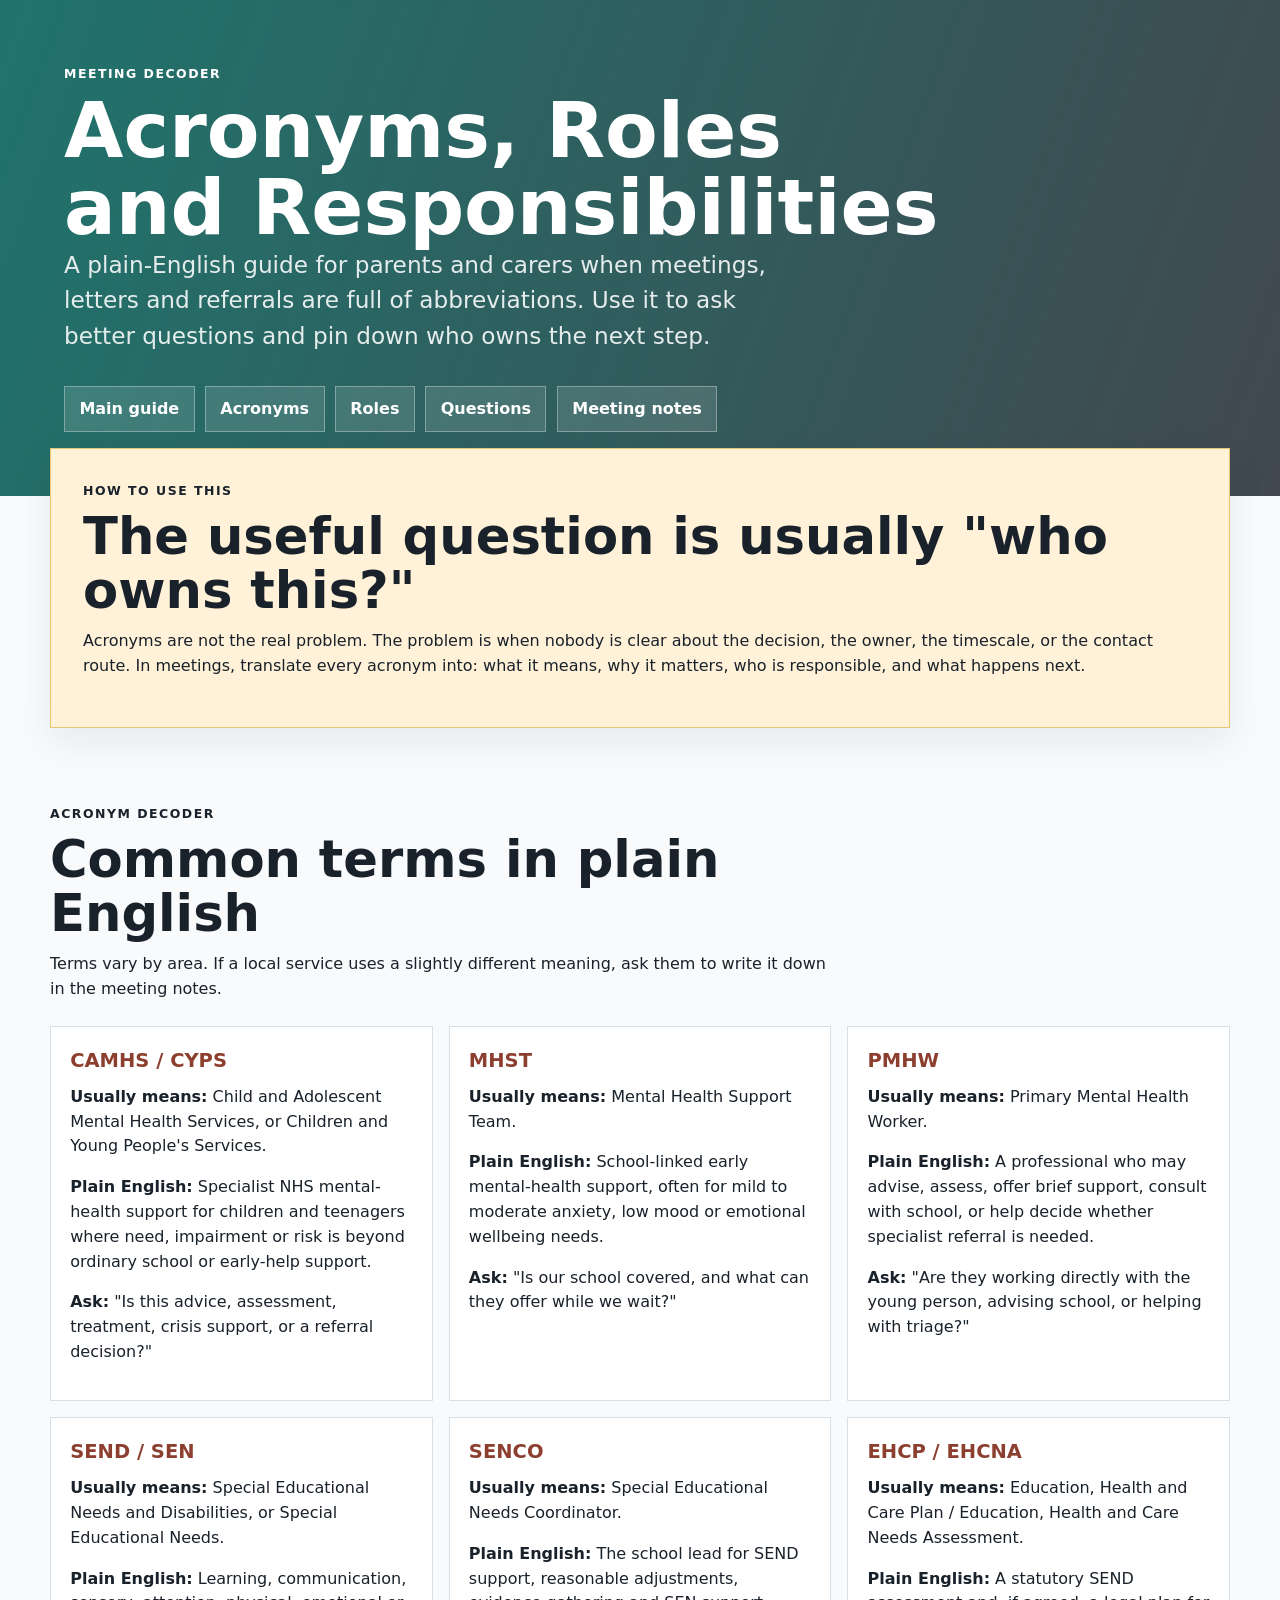
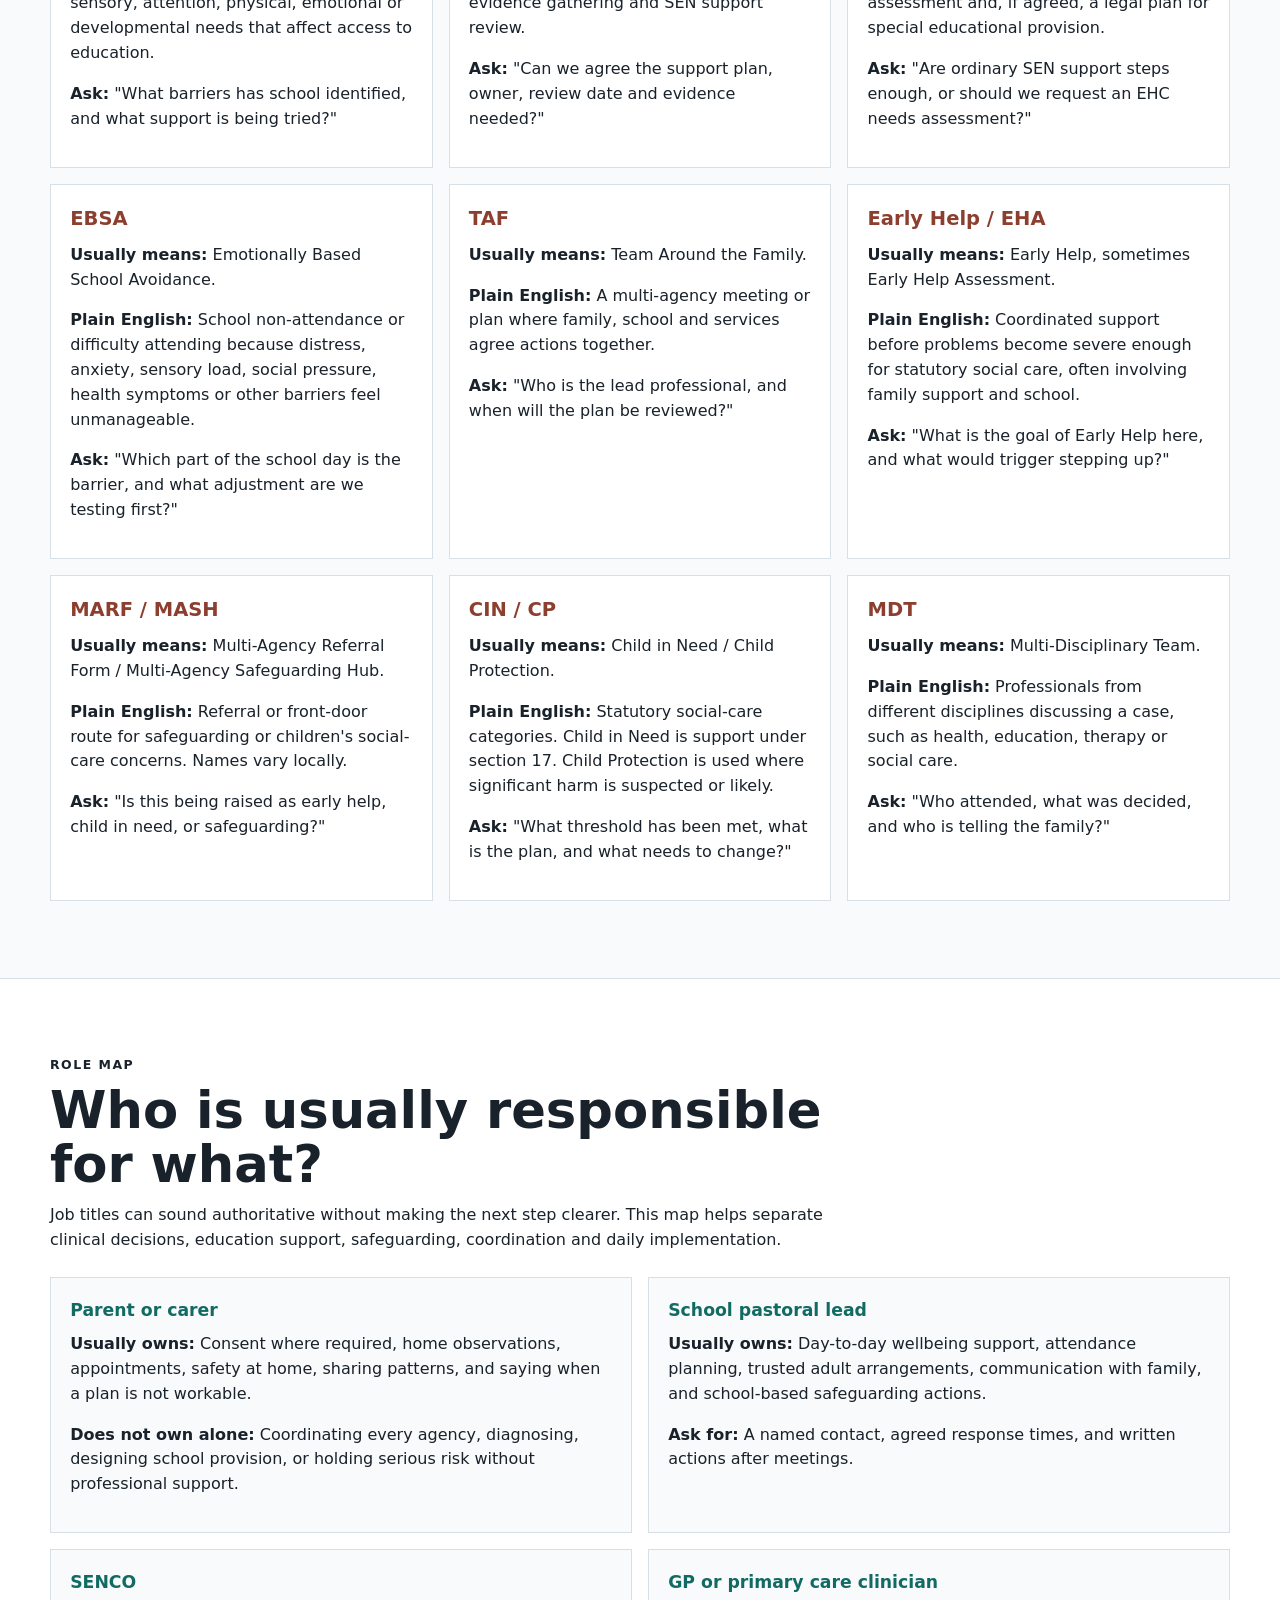
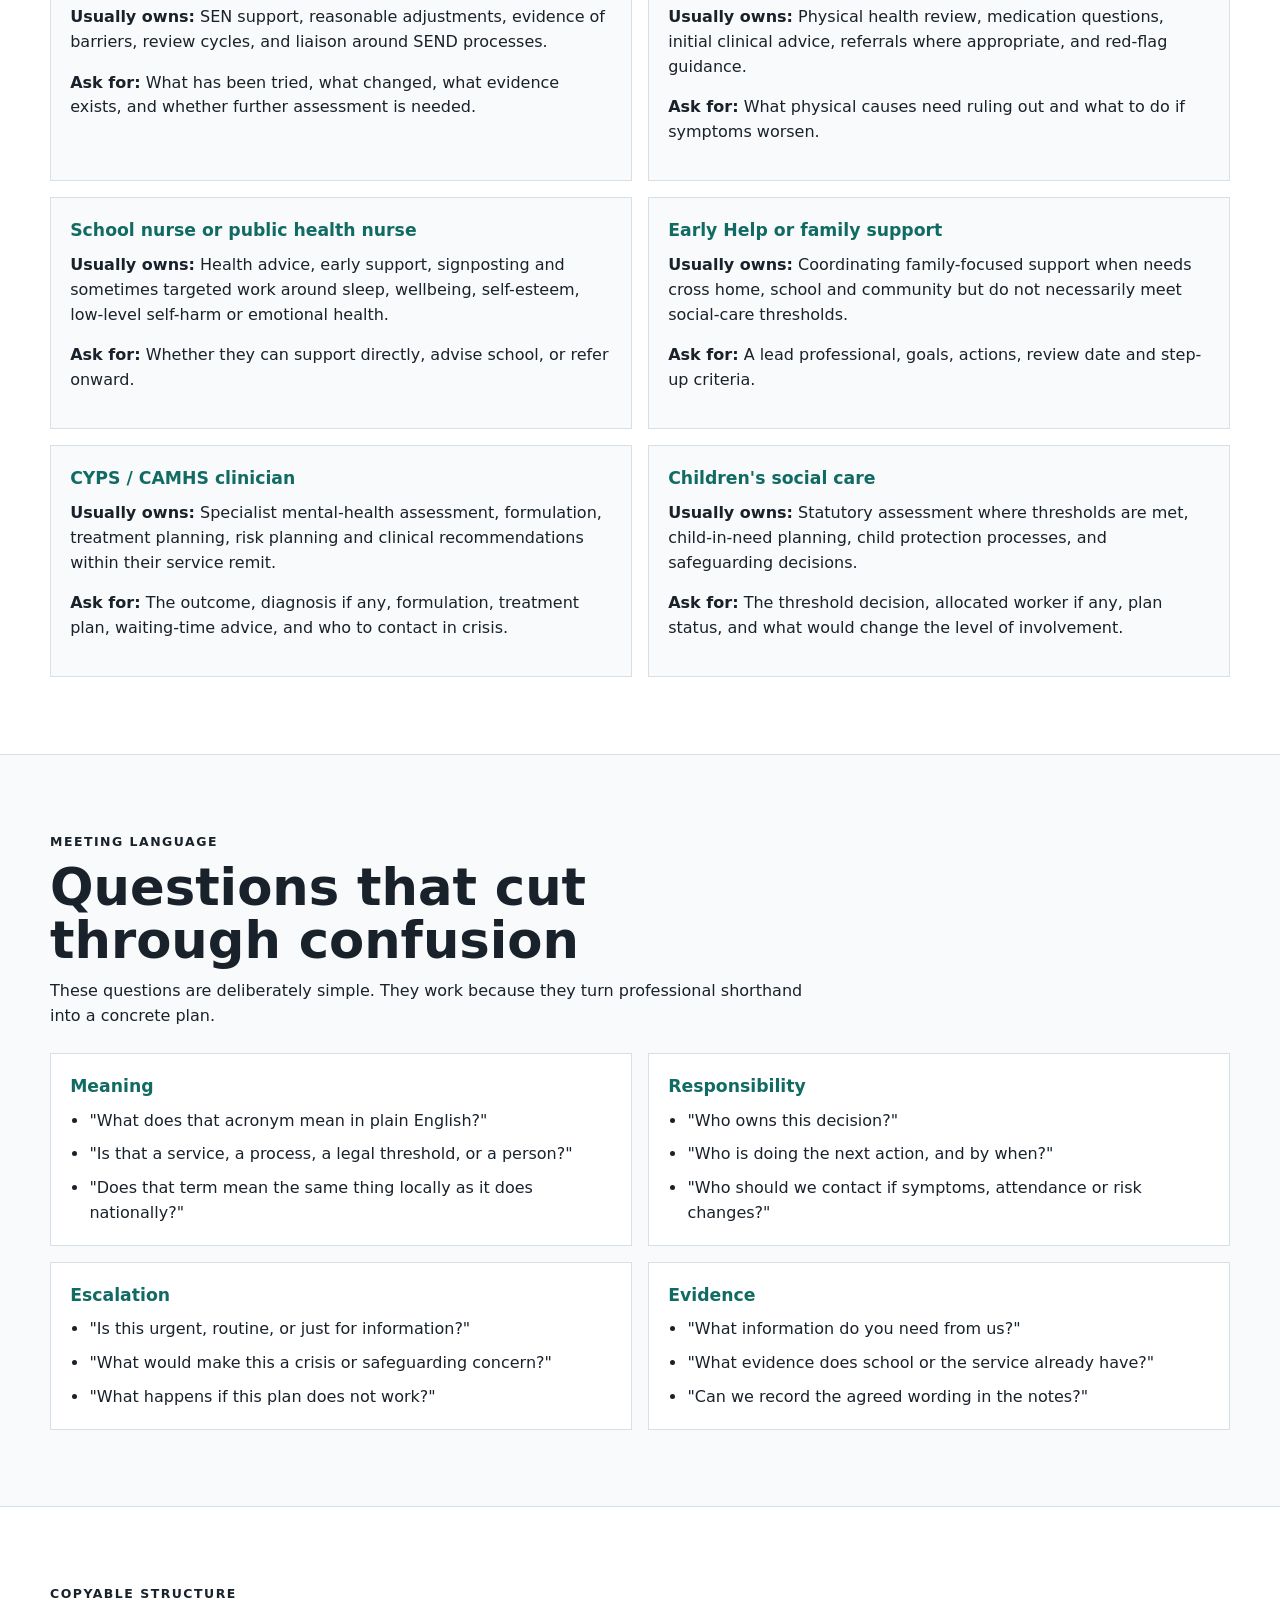
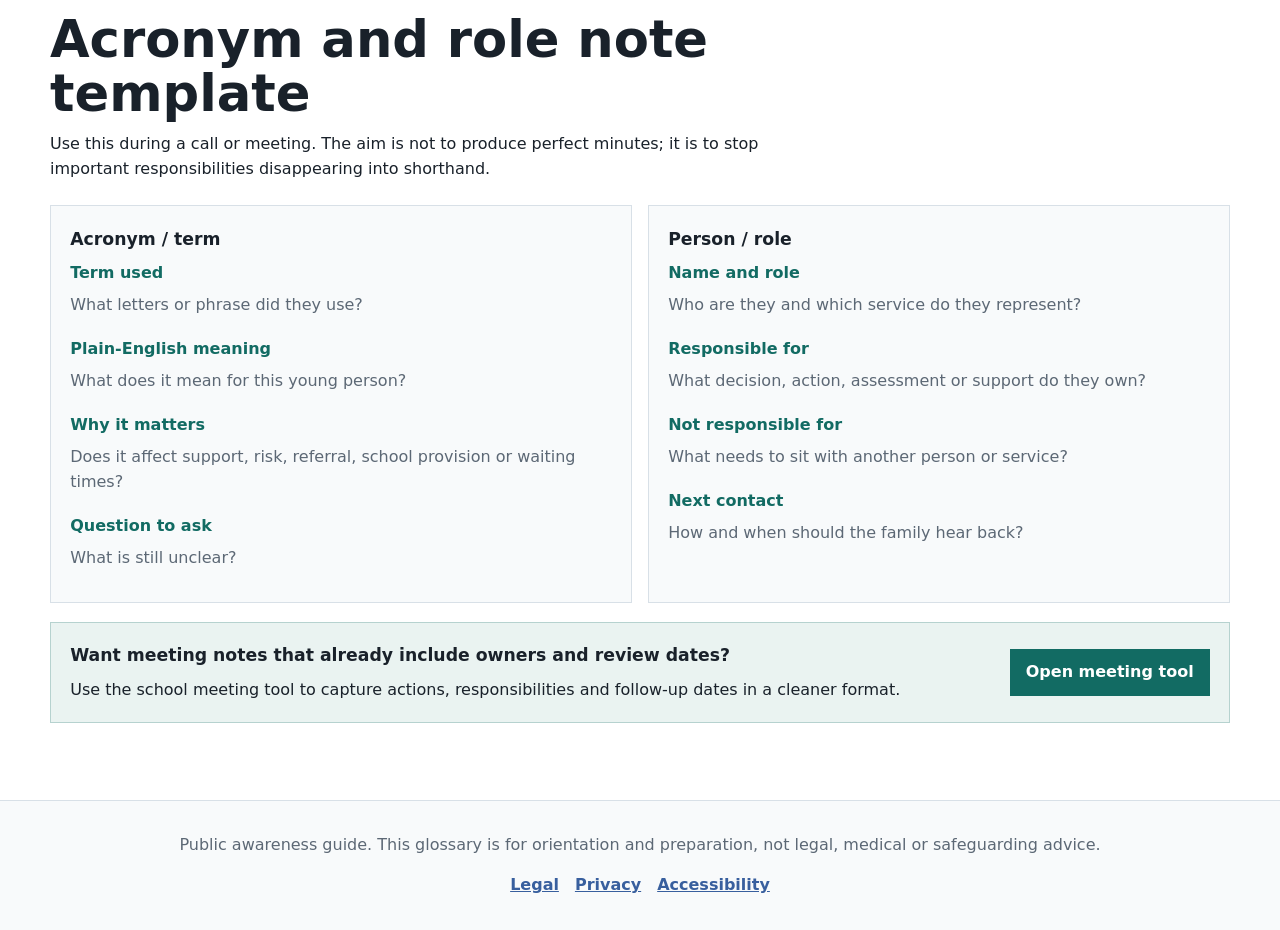
<file: glossary.html>
<!doctype html>
<html lang="en">
  <head>
    <meta charset="utf-8">
    <meta name="viewport" content="width=device-width, initial-scale=1">
    <title>Acronyms, Roles and Responsibilities | Teen Mental Health Support Guide</title>
    <meta name="description" content="Plain-English explanations of common UK health, school, SEND, social care and mental-health acronyms, plus who is usually responsible for what.">
    <link rel="stylesheet" href="assets/styles.css">
  </head>
  <body>
    <header class="tool-hero glossary-hero">
      <div>
        <p class="eyebrow">Meeting decoder</p>
        <h1>Acronyms, Roles and Responsibilities</h1>
        <p class="lede">A plain-English guide for parents and carers when meetings, letters and referrals are full of abbreviations. Use it to ask better questions and pin down who owns the next step.</p>
      </div>
      <nav aria-label="Page navigation">
        <a href="index.html">Main guide</a>
        <a href="#acronyms">Acronyms</a>
        <a href="#roles">Roles</a>
        <a href="#questions">Questions</a>
        <a href="#meeting-notes">Meeting notes</a>
      </nav>
    </header>

    <main>
      <section class="notice">
        <div>
          <p class="eyebrow">How to use this</p>
          <h2>The useful question is usually "who owns this?"</h2>
          <p>Acronyms are not the real problem. The problem is when nobody is clear about the decision, the owner, the timescale, or the contact route. In meetings, translate every acronym into: what it means, why it matters, who is responsible, and what happens next.</p>
        </div>
      </section>

      <section id="acronyms">
        <div class="section-head">
          <p class="eyebrow">Acronym decoder</p>
          <h2>Common terms in plain English</h2>
          <p>Terms vary by area. If a local service uses a slightly different meaning, ask them to write it down in the meeting notes.</p>
        </div>
        <div class="glossary-grid">
          <article>
            <h3>CAMHS / CYPS</h3>
            <p><strong>Usually means:</strong> Child and Adolescent Mental Health Services, or Children and Young People's Services.</p>
            <p><strong>Plain English:</strong> Specialist NHS mental-health support for children and teenagers where need, impairment or risk is beyond ordinary school or early-help support.</p>
            <p><strong>Ask:</strong> "Is this advice, assessment, treatment, crisis support, or a referral decision?"</p>
          </article>
          <article>
            <h3>MHST</h3>
            <p><strong>Usually means:</strong> Mental Health Support Team.</p>
            <p><strong>Plain English:</strong> School-linked early mental-health support, often for mild to moderate anxiety, low mood or emotional wellbeing needs.</p>
            <p><strong>Ask:</strong> "Is our school covered, and what can they offer while we wait?"</p>
          </article>
          <article>
            <h3>PMHW</h3>
            <p><strong>Usually means:</strong> Primary Mental Health Worker.</p>
            <p><strong>Plain English:</strong> A professional who may advise, assess, offer brief support, consult with school, or help decide whether specialist referral is needed.</p>
            <p><strong>Ask:</strong> "Are they working directly with the young person, advising school, or helping with triage?"</p>
          </article>
          <article>
            <h3>SEND / SEN</h3>
            <p><strong>Usually means:</strong> Special Educational Needs and Disabilities, or Special Educational Needs.</p>
            <p><strong>Plain English:</strong> Learning, communication, sensory, attention, physical, emotional or developmental needs that affect access to education.</p>
            <p><strong>Ask:</strong> "What barriers has school identified, and what support is being tried?"</p>
          </article>
          <article>
            <h3>SENCO</h3>
            <p><strong>Usually means:</strong> Special Educational Needs Coordinator.</p>
            <p><strong>Plain English:</strong> The school lead for SEND support, reasonable adjustments, evidence gathering and SEN support review.</p>
            <p><strong>Ask:</strong> "Can we agree the support plan, owner, review date and evidence needed?"</p>
          </article>
          <article>
            <h3>EHCP / EHCNA</h3>
            <p><strong>Usually means:</strong> Education, Health and Care Plan / Education, Health and Care Needs Assessment.</p>
            <p><strong>Plain English:</strong> A statutory SEND assessment and, if agreed, a legal plan for special educational provision.</p>
            <p><strong>Ask:</strong> "Are ordinary SEN support steps enough, or should we request an EHC needs assessment?"</p>
          </article>
          <article>
            <h3>EBSA</h3>
            <p><strong>Usually means:</strong> Emotionally Based School Avoidance.</p>
            <p><strong>Plain English:</strong> School non-attendance or difficulty attending because distress, anxiety, sensory load, social pressure, health symptoms or other barriers feel unmanageable.</p>
            <p><strong>Ask:</strong> "Which part of the school day is the barrier, and what adjustment are we testing first?"</p>
          </article>
          <article>
            <h3>TAF</h3>
            <p><strong>Usually means:</strong> Team Around the Family.</p>
            <p><strong>Plain English:</strong> A multi-agency meeting or plan where family, school and services agree actions together.</p>
            <p><strong>Ask:</strong> "Who is the lead professional, and when will the plan be reviewed?"</p>
          </article>
          <article>
            <h3>Early Help / EHA</h3>
            <p><strong>Usually means:</strong> Early Help, sometimes Early Help Assessment.</p>
            <p><strong>Plain English:</strong> Coordinated support before problems become severe enough for statutory social care, often involving family support and school.</p>
            <p><strong>Ask:</strong> "What is the goal of Early Help here, and what would trigger stepping up?"</p>
          </article>
          <article>
            <h3>MARF / MASH</h3>
            <p><strong>Usually means:</strong> Multi-Agency Referral Form / Multi-Agency Safeguarding Hub.</p>
            <p><strong>Plain English:</strong> Referral or front-door route for safeguarding or children's social-care concerns. Names vary locally.</p>
            <p><strong>Ask:</strong> "Is this being raised as early help, child in need, or safeguarding?"</p>
          </article>
          <article>
            <h3>CIN / CP</h3>
            <p><strong>Usually means:</strong> Child in Need / Child Protection.</p>
            <p><strong>Plain English:</strong> Statutory social-care categories. Child in Need is support under section 17. Child Protection is used where significant harm is suspected or likely.</p>
            <p><strong>Ask:</strong> "What threshold has been met, what is the plan, and what needs to change?"</p>
          </article>
          <article>
            <h3>MDT</h3>
            <p><strong>Usually means:</strong> Multi-Disciplinary Team.</p>
            <p><strong>Plain English:</strong> Professionals from different disciplines discussing a case, such as health, education, therapy or social care.</p>
            <p><strong>Ask:</strong> "Who attended, what was decided, and who is telling the family?"</p>
          </article>
        </div>
      </section>

      <section id="roles" class="band">
        <div class="section-head">
          <p class="eyebrow">Role map</p>
          <h2>Who is usually responsible for what?</h2>
          <p>Job titles can sound authoritative without making the next step clearer. This map helps separate clinical decisions, education support, safeguarding, coordination and daily implementation.</p>
        </div>
        <div class="role-map">
          <article>
            <h3>Parent or carer</h3>
            <p><strong>Usually owns:</strong> Consent where required, home observations, appointments, safety at home, sharing patterns, and saying when a plan is not workable.</p>
            <p><strong>Does not own alone:</strong> Coordinating every agency, diagnosing, designing school provision, or holding serious risk without professional support.</p>
          </article>
          <article>
            <h3>School pastoral lead</h3>
            <p><strong>Usually owns:</strong> Day-to-day wellbeing support, attendance planning, trusted adult arrangements, communication with family, and school-based safeguarding actions.</p>
            <p><strong>Ask for:</strong> A named contact, agreed response times, and written actions after meetings.</p>
          </article>
          <article>
            <h3>SENCO</h3>
            <p><strong>Usually owns:</strong> SEN support, reasonable adjustments, evidence of barriers, review cycles, and liaison around SEND processes.</p>
            <p><strong>Ask for:</strong> What has been tried, what changed, what evidence exists, and whether further assessment is needed.</p>
          </article>
          <article>
            <h3>GP or primary care clinician</h3>
            <p><strong>Usually owns:</strong> Physical health review, medication questions, initial clinical advice, referrals where appropriate, and red-flag guidance.</p>
            <p><strong>Ask for:</strong> What physical causes need ruling out and what to do if symptoms worsen.</p>
          </article>
          <article>
            <h3>School nurse or public health nurse</h3>
            <p><strong>Usually owns:</strong> Health advice, early support, signposting and sometimes targeted work around sleep, wellbeing, self-esteem, low-level self-harm or emotional health.</p>
            <p><strong>Ask for:</strong> Whether they can support directly, advise school, or refer onward.</p>
          </article>
          <article>
            <h3>Early Help or family support</h3>
            <p><strong>Usually owns:</strong> Coordinating family-focused support when needs cross home, school and community but do not necessarily meet social-care thresholds.</p>
            <p><strong>Ask for:</strong> A lead professional, goals, actions, review date and step-up criteria.</p>
          </article>
          <article>
            <h3>CYPS / CAMHS clinician</h3>
            <p><strong>Usually owns:</strong> Specialist mental-health assessment, formulation, treatment planning, risk planning and clinical recommendations within their service remit.</p>
            <p><strong>Ask for:</strong> The outcome, diagnosis if any, formulation, treatment plan, waiting-time advice, and who to contact in crisis.</p>
          </article>
          <article>
            <h3>Children's social care</h3>
            <p><strong>Usually owns:</strong> Statutory assessment where thresholds are met, child-in-need planning, child protection processes, and safeguarding decisions.</p>
            <p><strong>Ask for:</strong> The threshold decision, allocated worker if any, plan status, and what would change the level of involvement.</p>
          </article>
        </div>
      </section>

      <section id="questions">
        <div class="section-head">
          <p class="eyebrow">Meeting language</p>
          <h2>Questions that cut through confusion</h2>
          <p>These questions are deliberately simple. They work because they turn professional shorthand into a concrete plan.</p>
        </div>
        <div class="question-bank">
          <article>
            <h3>Meaning</h3>
            <ul>
              <li>"What does that acronym mean in plain English?"</li>
              <li>"Is that a service, a process, a legal threshold, or a person?"</li>
              <li>"Does that term mean the same thing locally as it does nationally?"</li>
            </ul>
          </article>
          <article>
            <h3>Responsibility</h3>
            <ul>
              <li>"Who owns this decision?"</li>
              <li>"Who is doing the next action, and by when?"</li>
              <li>"Who should we contact if symptoms, attendance or risk changes?"</li>
            </ul>
          </article>
          <article>
            <h3>Escalation</h3>
            <ul>
              <li>"Is this urgent, routine, or just for information?"</li>
              <li>"What would make this a crisis or safeguarding concern?"</li>
              <li>"What happens if this plan does not work?"</li>
            </ul>
          </article>
          <article>
            <h3>Evidence</h3>
            <ul>
              <li>"What information do you need from us?"</li>
              <li>"What evidence does school or the service already have?"</li>
              <li>"Can we record the agreed wording in the notes?"</li>
            </ul>
          </article>
        </div>
      </section>

      <section id="meeting-notes" class="band">
        <div class="section-head">
          <p class="eyebrow">Copyable structure</p>
          <h2>Acronym and role note template</h2>
          <p>Use this during a call or meeting. The aim is not to produce perfect minutes; it is to stop important responsibilities disappearing into shorthand.</p>
        </div>
        <div class="two-column">
          <article class="panel note-template">
            <h3>Acronym / term</h3>
            <dl>
              <dt>Term used</dt>
              <dd>What letters or phrase did they use?</dd>
              <dt>Plain-English meaning</dt>
              <dd>What does it mean for this young person?</dd>
              <dt>Why it matters</dt>
              <dd>Does it affect support, risk, referral, school provision or waiting times?</dd>
              <dt>Question to ask</dt>
              <dd>What is still unclear?</dd>
            </dl>
          </article>
          <article class="panel note-template">
            <h3>Person / role</h3>
            <dl>
              <dt>Name and role</dt>
              <dd>Who are they and which service do they represent?</dd>
              <dt>Responsible for</dt>
              <dd>What decision, action, assessment or support do they own?</dd>
              <dt>Not responsible for</dt>
              <dd>What needs to sit with another person or service?</dd>
              <dt>Next contact</dt>
              <dd>How and when should the family hear back?</dd>
            </dl>
          </article>
        </div>
        <div class="callout-link">
          <div>
            <h3>Want meeting notes that already include owners and review dates?</h3>
            <p>Use the school meeting tool to capture actions, responsibilities and follow-up dates in a cleaner format.</p>
          </div>
          <a class="primary-action" href="templates/school-meeting.html">Open meeting tool</a>
        </div>
      </section>
    </main>

    <footer>
      <p>Public awareness guide. This glossary is for orientation and preparation, not legal, medical or safeguarding advice.</p>
      <p class="footer-links"><a href="legal.html">Legal</a> <a href="privacy.html">Privacy</a> <a href="accessibility.html">Accessibility</a></p>
    </footer>
  </body>
</html>
</file>
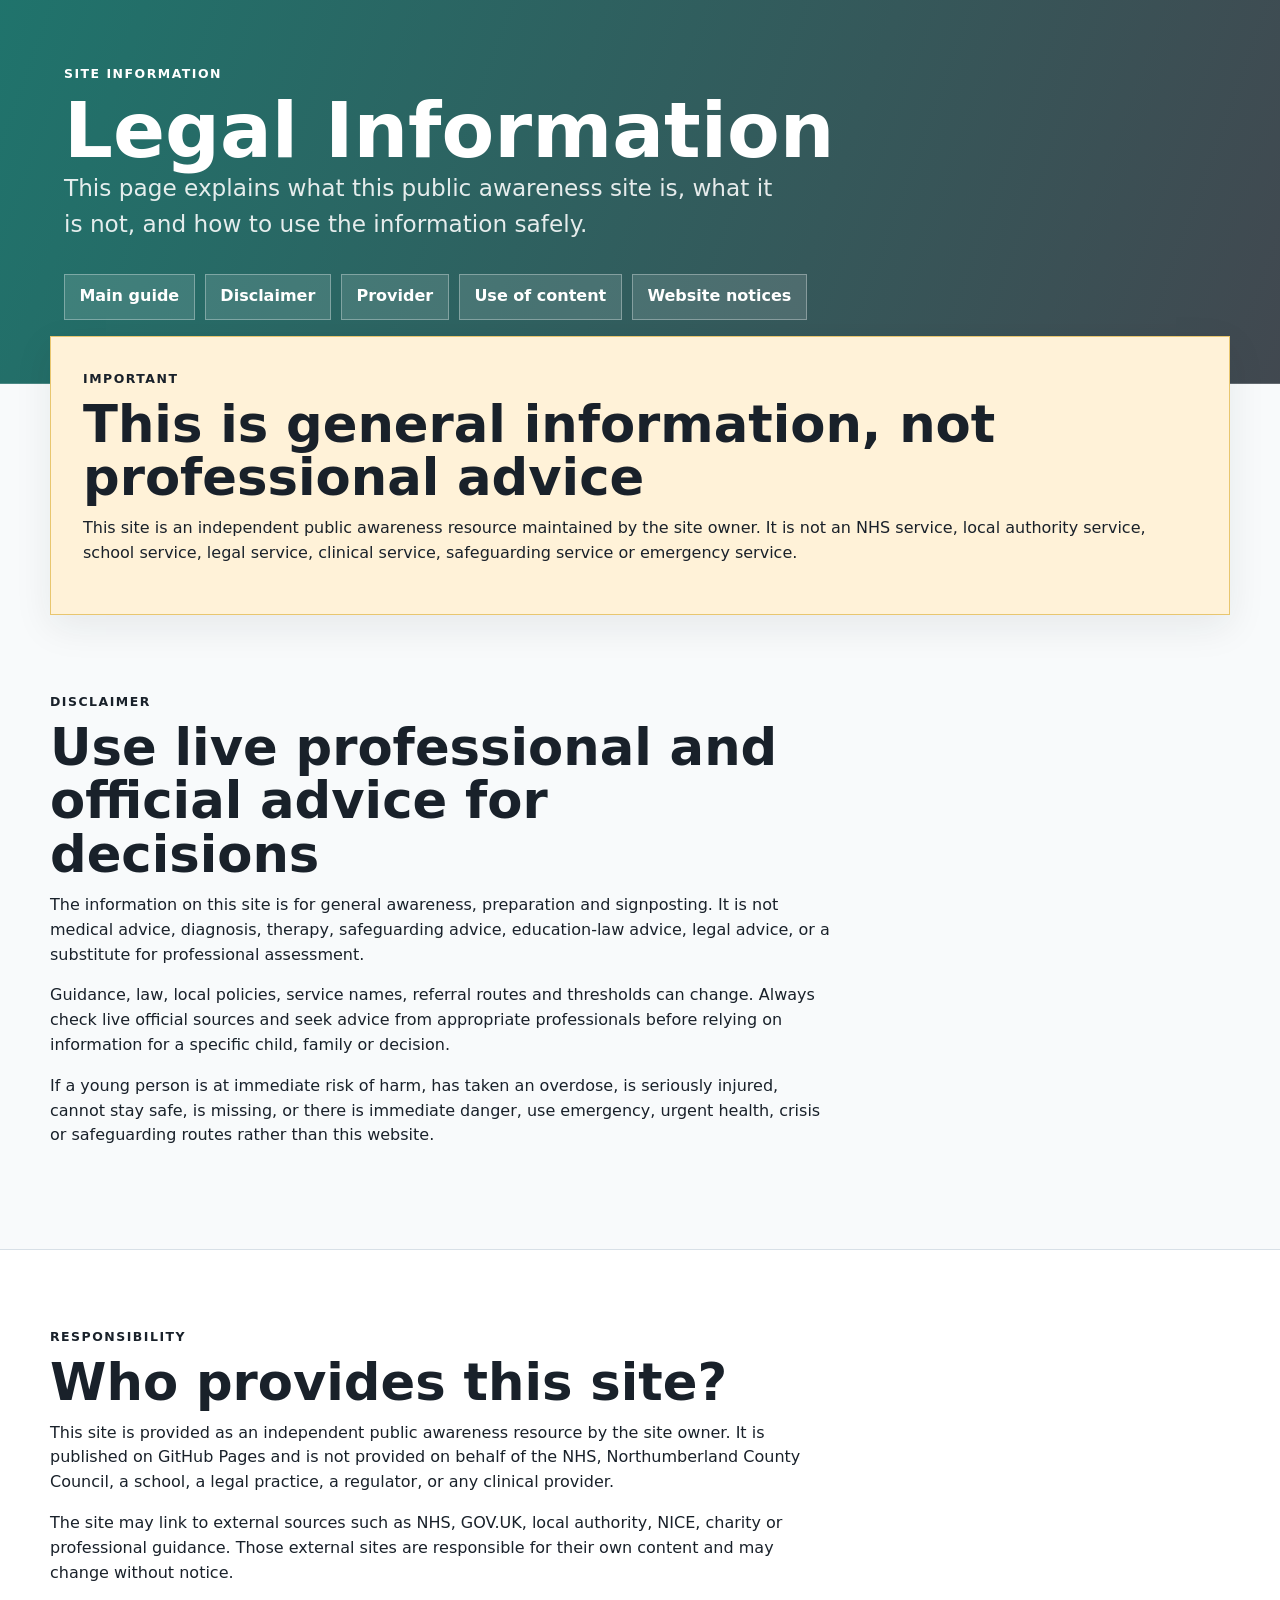
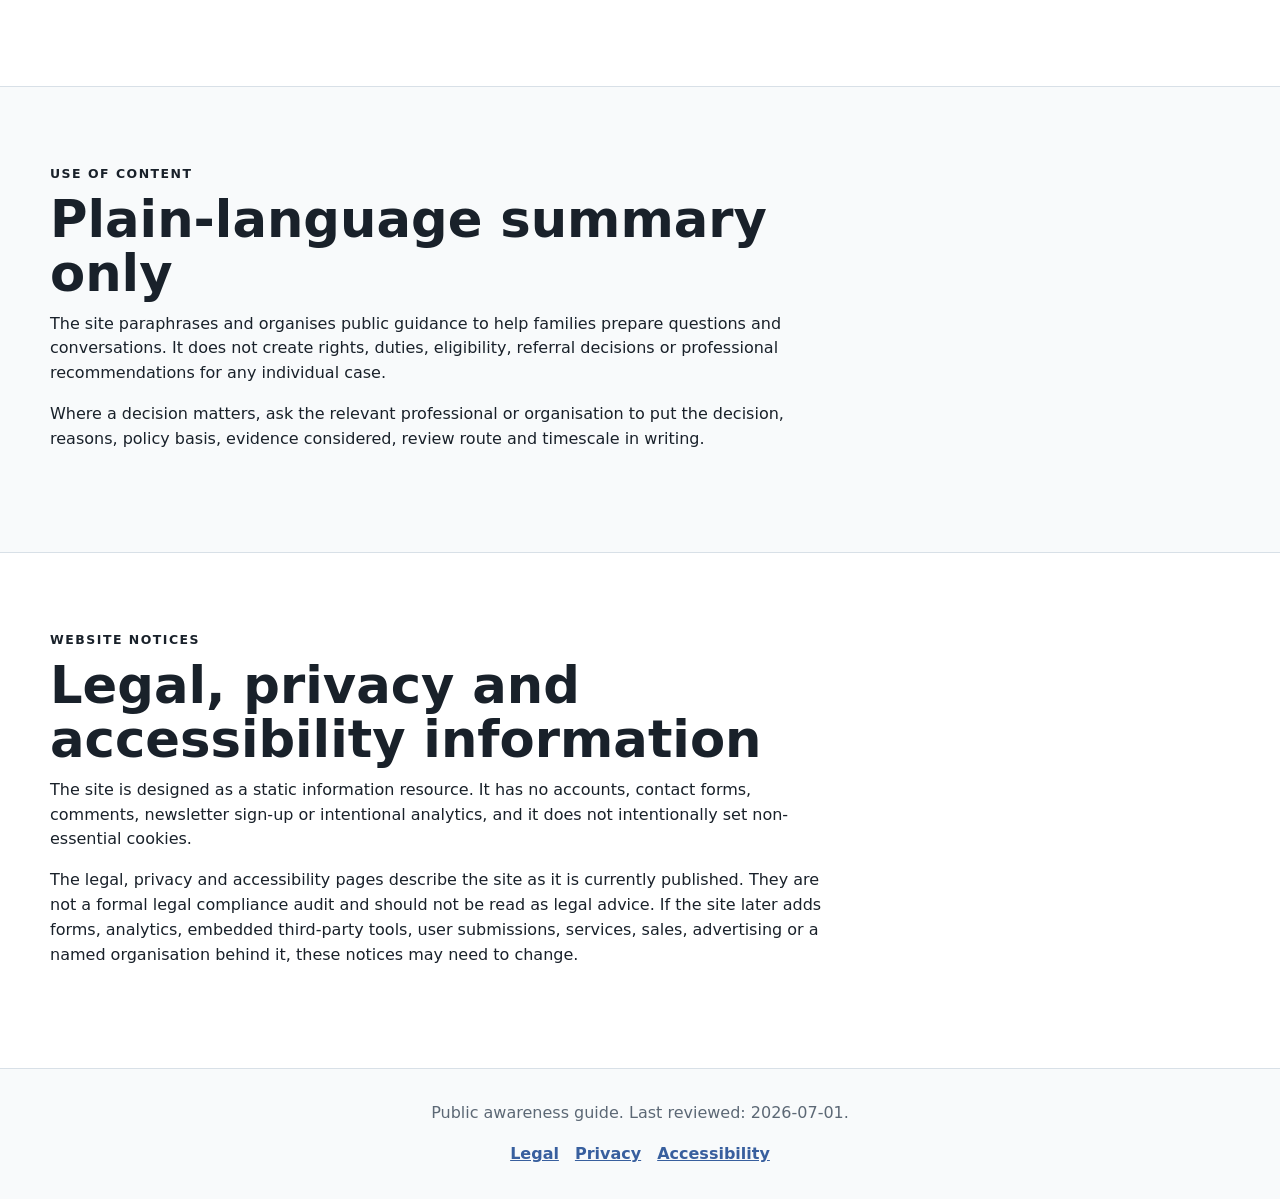
<file: legal.html>
<!doctype html>
<html lang="en">
  <head>
    <meta charset="utf-8">
    <meta name="viewport" content="width=device-width, initial-scale=1">
    <title>Legal Information | Teen Mental Health Support Guide</title>
    <meta name="description" content="Legal information, disclaimer and site responsibility for the Teen Mental Health Support Guide.">
    <link rel="stylesheet" href="assets/styles.css">
  </head>
  <body>
    <header class="tool-hero legal-hero">
      <div>
        <p class="eyebrow">Site information</p>
        <h1>Legal Information</h1>
        <p class="lede">This page explains what this public awareness site is, what it is not, and how to use the information safely.</p>
      </div>
      <nav aria-label="Page navigation">
        <a href="index.html">Main guide</a>
        <a href="#disclaimer">Disclaimer</a>
        <a href="#provider">Provider</a>
        <a href="#content-use">Use of content</a>
        <a href="#compliance">Website notices</a>
      </nav>
    </header>

    <main>
      <section class="notice">
        <div>
          <p class="eyebrow">Important</p>
          <h2>This is general information, not professional advice</h2>
          <p>This site is an independent public awareness resource maintained by the site owner. It is not an NHS service, local authority service, school service, legal service, clinical service, safeguarding service or emergency service.</p>
        </div>
      </section>

      <section id="disclaimer">
        <div class="section-head">
          <p class="eyebrow">Disclaimer</p>
          <h2>Use live professional and official advice for decisions</h2>
          <p>The information on this site is for general awareness, preparation and signposting. It is not medical advice, diagnosis, therapy, safeguarding advice, education-law advice, legal advice, or a substitute for professional assessment.</p>
          <p>Guidance, law, local policies, service names, referral routes and thresholds can change. Always check live official sources and seek advice from appropriate professionals before relying on information for a specific child, family or decision.</p>
          <p>If a young person is at immediate risk of harm, has taken an overdose, is seriously injured, cannot stay safe, is missing, or there is immediate danger, use emergency, urgent health, crisis or safeguarding routes rather than this website.</p>
        </div>
      </section>

      <section id="provider" class="band">
        <div class="section-head">
          <p class="eyebrow">Responsibility</p>
          <h2>Who provides this site?</h2>
          <p>This site is provided as an independent public awareness resource by the site owner. It is published on GitHub Pages and is not provided on behalf of the NHS, Northumberland County Council, a school, a legal practice, a regulator, or any clinical provider.</p>
          <p>The site may link to external sources such as NHS, GOV.UK, local authority, NICE, charity or professional guidance. Those external sites are responsible for their own content and may change without notice.</p>
        </div>
      </section>

      <section id="content-use">
        <div class="section-head">
          <p class="eyebrow">Use of content</p>
          <h2>Plain-language summary only</h2>
          <p>The site paraphrases and organises public guidance to help families prepare questions and conversations. It does not create rights, duties, eligibility, referral decisions or professional recommendations for any individual case.</p>
          <p>Where a decision matters, ask the relevant professional or organisation to put the decision, reasons, policy basis, evidence considered, review route and timescale in writing.</p>
        </div>
      </section>

      <section id="compliance" class="band">
        <div class="section-head">
          <p class="eyebrow">Website notices</p>
          <h2>Legal, privacy and accessibility information</h2>
          <p>The site is designed as a static information resource. It has no accounts, contact forms, comments, newsletter sign-up or intentional analytics, and it does not intentionally set non-essential cookies.</p>
          <p>The legal, privacy and accessibility pages describe the site as it is currently published. They are not a formal legal compliance audit and should not be read as legal advice. If the site later adds forms, analytics, embedded third-party tools, user submissions, services, sales, advertising or a named organisation behind it, these notices may need to change.</p>
        </div>
      </section>
    </main>

    <footer>
      <p>Public awareness guide. Last reviewed: 2026-07-01.</p>
      <p class="footer-links"><a href="legal.html">Legal</a> <a href="privacy.html">Privacy</a> <a href="accessibility.html">Accessibility</a></p>
    </footer>
  </body>
</html>
</file>
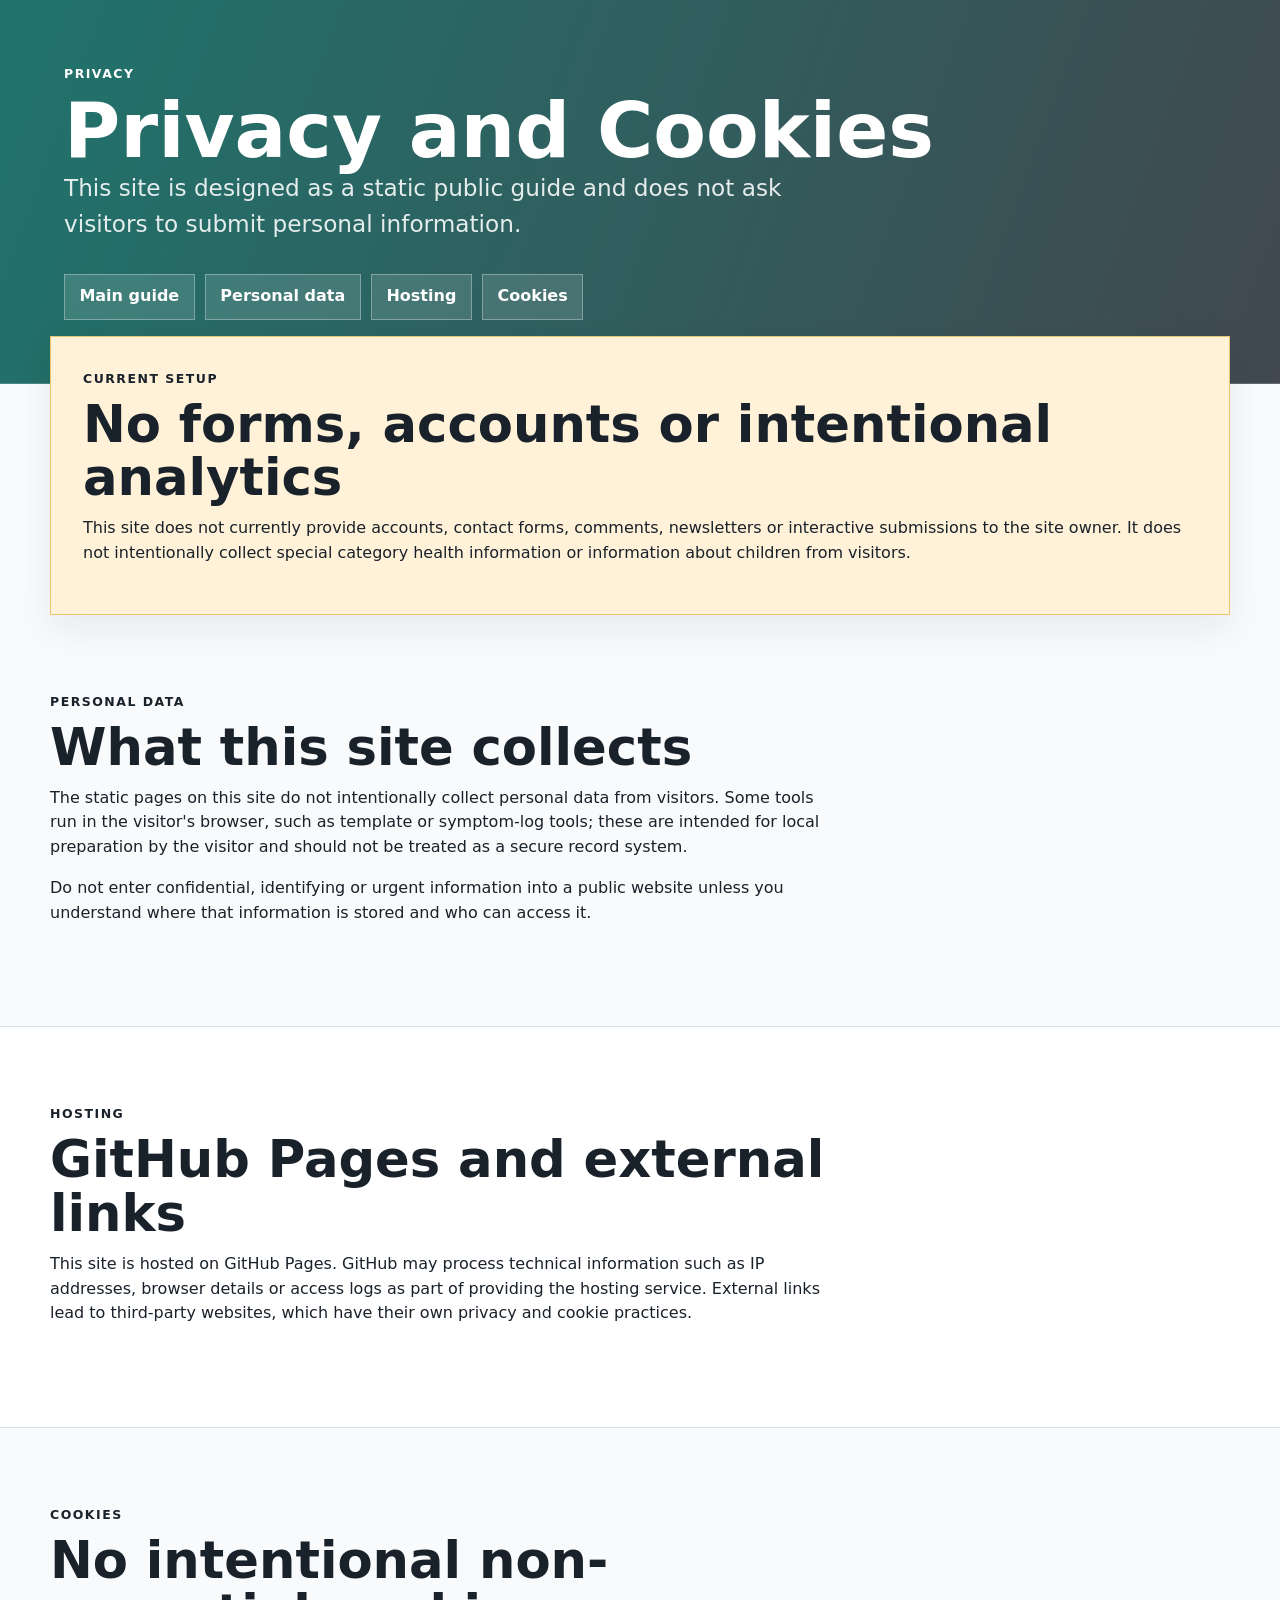
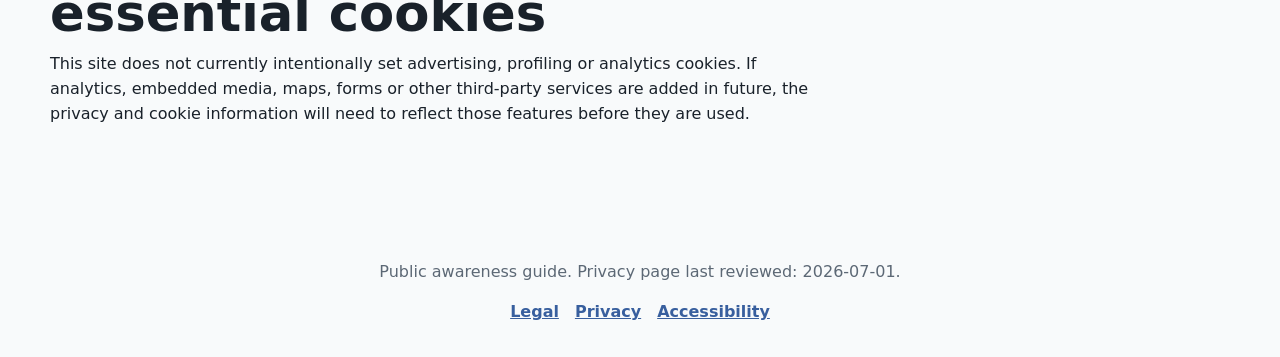
<file: privacy.html>
<!doctype html>
<html lang="en">
  <head>
    <meta charset="utf-8">
    <meta name="viewport" content="width=device-width, initial-scale=1">
    <title>Privacy and Cookies | Teen Mental Health Support Guide</title>
    <meta name="description" content="Privacy and cookie information for the Teen Mental Health Support Guide.">
    <link rel="stylesheet" href="assets/styles.css">
  </head>
  <body>
    <header class="tool-hero legal-hero">
      <div>
        <p class="eyebrow">Privacy</p>
        <h1>Privacy and Cookies</h1>
        <p class="lede">This site is designed as a static public guide and does not ask visitors to submit personal information.</p>
      </div>
      <nav aria-label="Page navigation">
        <a href="index.html">Main guide</a>
        <a href="#personal-data">Personal data</a>
        <a href="#hosting">Hosting</a>
        <a href="#cookies">Cookies</a>
      </nav>
    </header>

    <main>
      <section class="notice">
        <div>
          <p class="eyebrow">Current setup</p>
          <h2>No forms, accounts or intentional analytics</h2>
          <p>This site does not currently provide accounts, contact forms, comments, newsletters or interactive submissions to the site owner. It does not intentionally collect special category health information or information about children from visitors.</p>
        </div>
      </section>

      <section id="personal-data">
        <div class="section-head">
          <p class="eyebrow">Personal data</p>
          <h2>What this site collects</h2>
          <p>The static pages on this site do not intentionally collect personal data from visitors. Some tools run in the visitor's browser, such as template or symptom-log tools; these are intended for local preparation by the visitor and should not be treated as a secure record system.</p>
          <p>Do not enter confidential, identifying or urgent information into a public website unless you understand where that information is stored and who can access it.</p>
        </div>
      </section>

      <section id="hosting" class="band">
        <div class="section-head">
          <p class="eyebrow">Hosting</p>
          <h2>GitHub Pages and external links</h2>
          <p>This site is hosted on GitHub Pages. GitHub may process technical information such as IP addresses, browser details or access logs as part of providing the hosting service. External links lead to third-party websites, which have their own privacy and cookie practices.</p>
        </div>
      </section>

      <section id="cookies">
        <div class="section-head">
          <p class="eyebrow">Cookies</p>
          <h2>No intentional non-essential cookies</h2>
          <p>This site does not currently intentionally set advertising, profiling or analytics cookies. If analytics, embedded media, maps, forms or other third-party services are added in future, the privacy and cookie information will need to reflect those features before they are used.</p>
        </div>
      </section>
    </main>

    <footer>
      <p>Public awareness guide. Privacy page last reviewed: 2026-07-01.</p>
      <p class="footer-links"><a href="legal.html">Legal</a> <a href="privacy.html">Privacy</a> <a href="accessibility.html">Accessibility</a></p>
    </footer>
  </body>
</html>
</file>
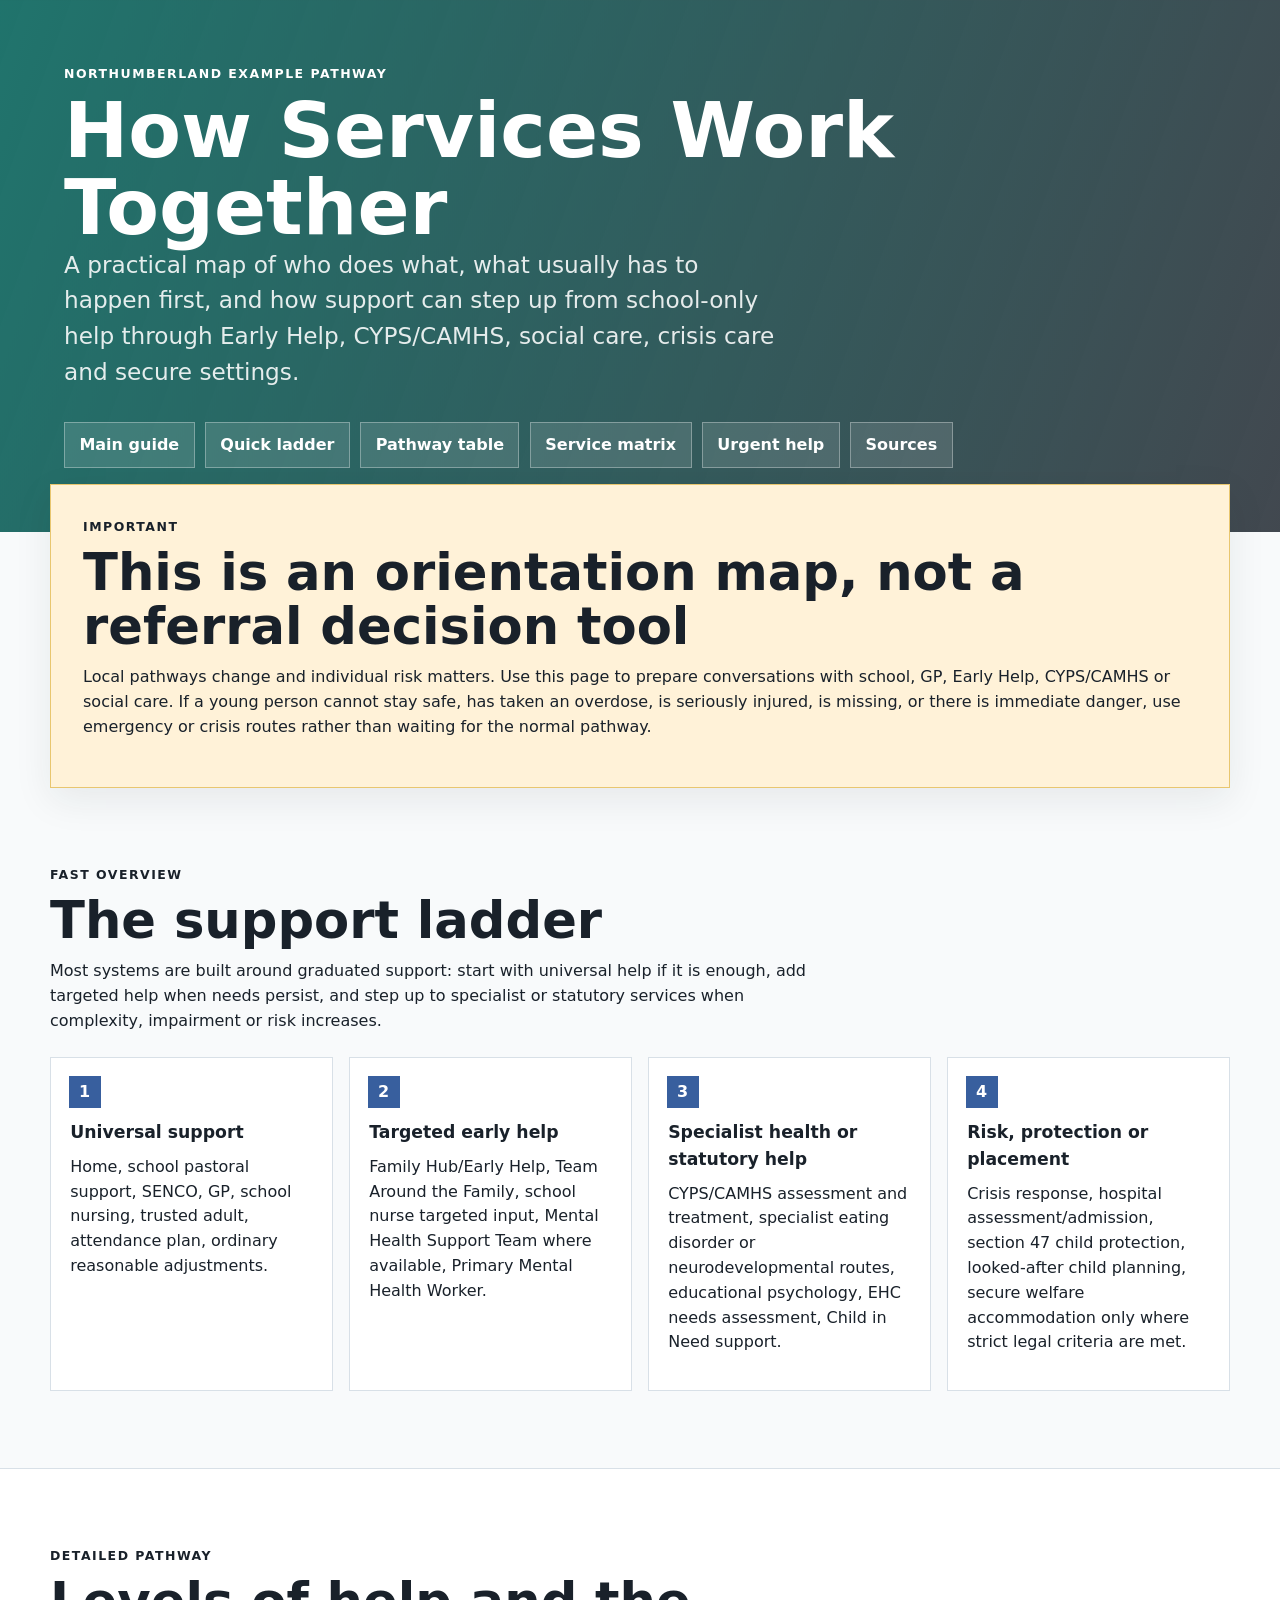
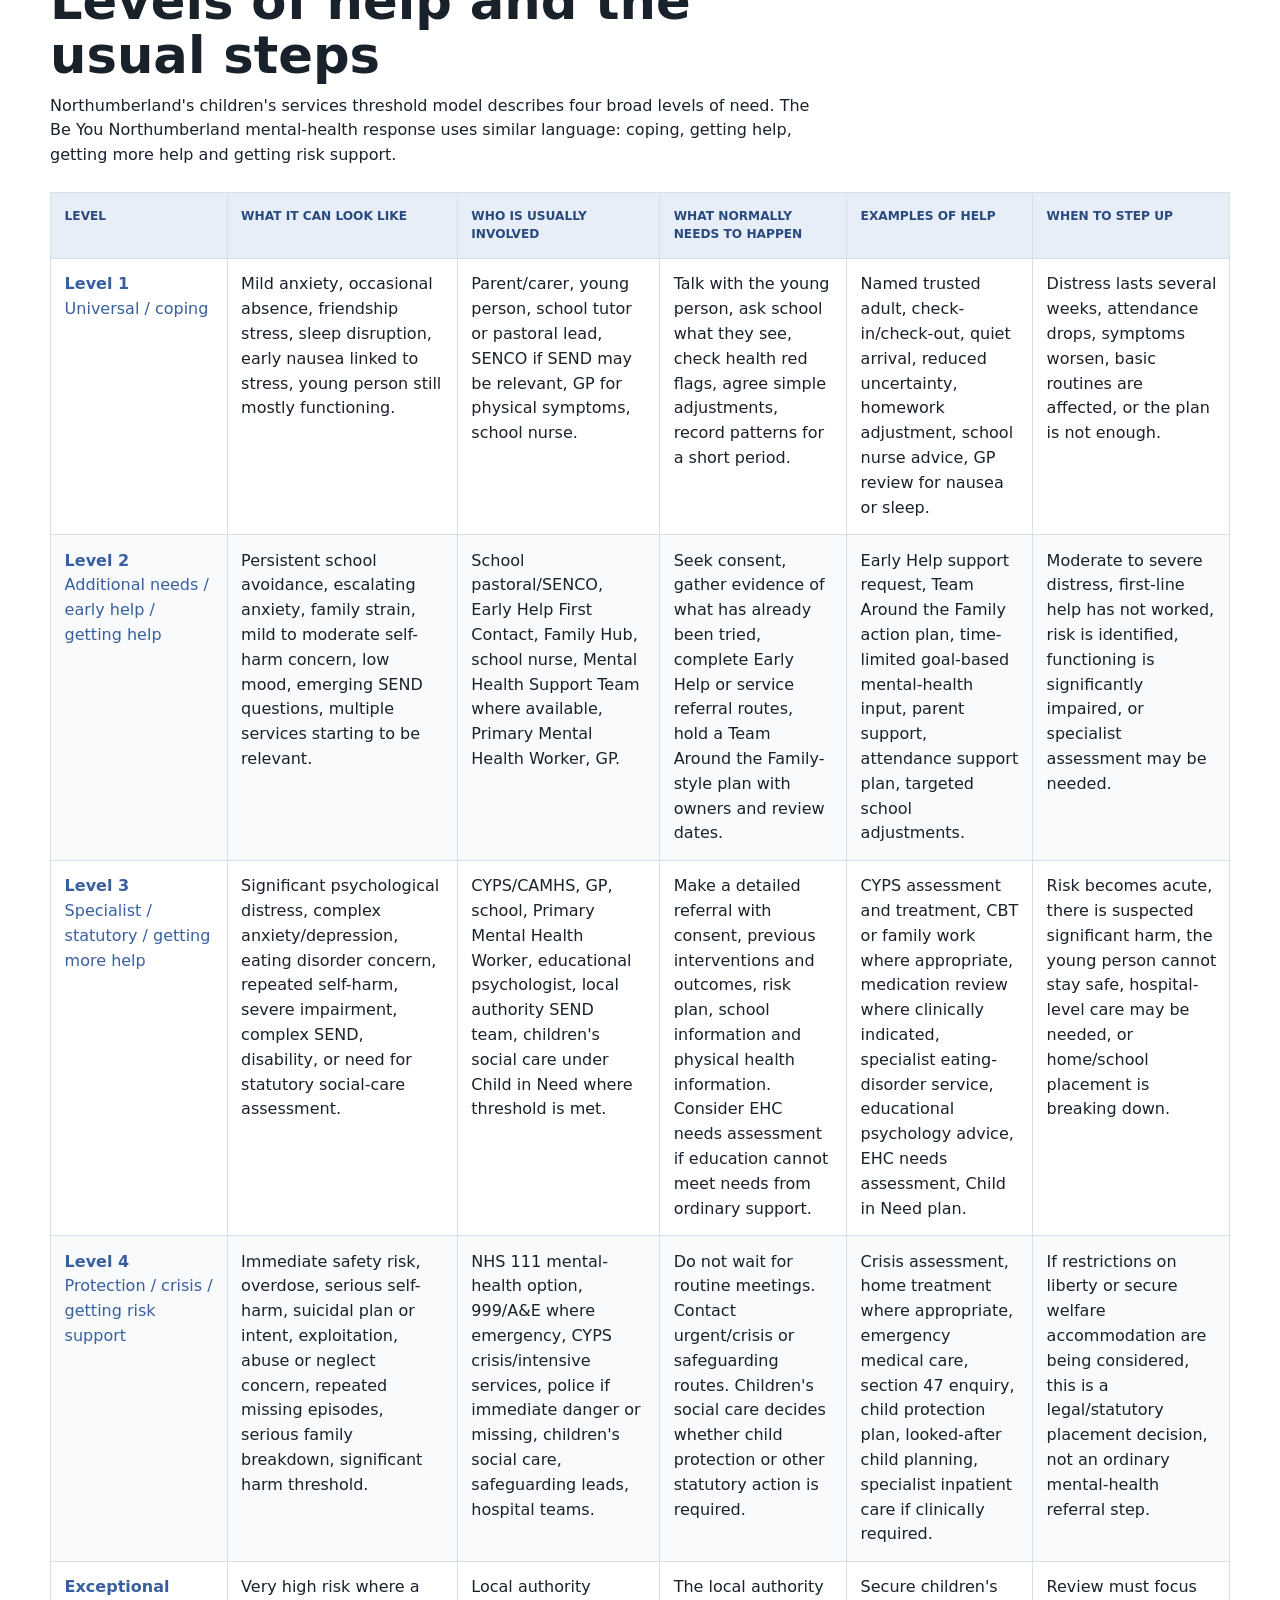
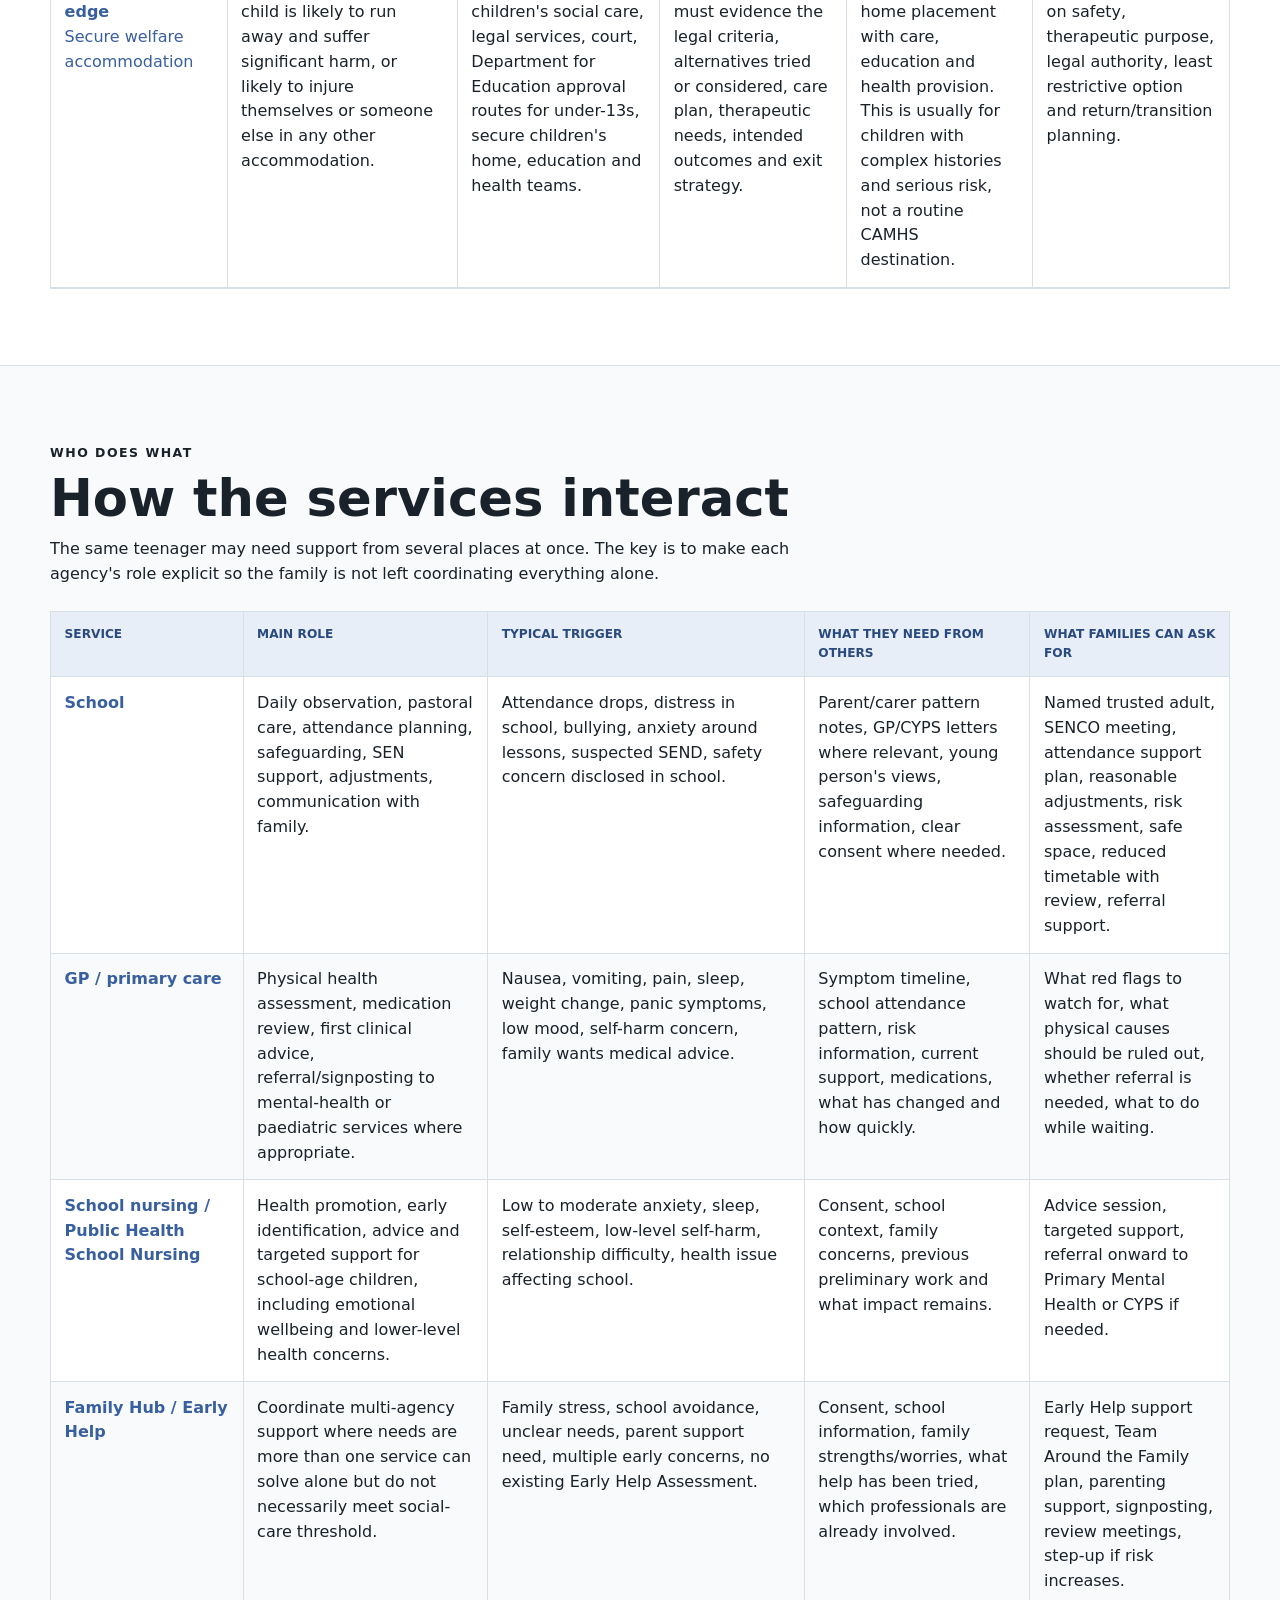
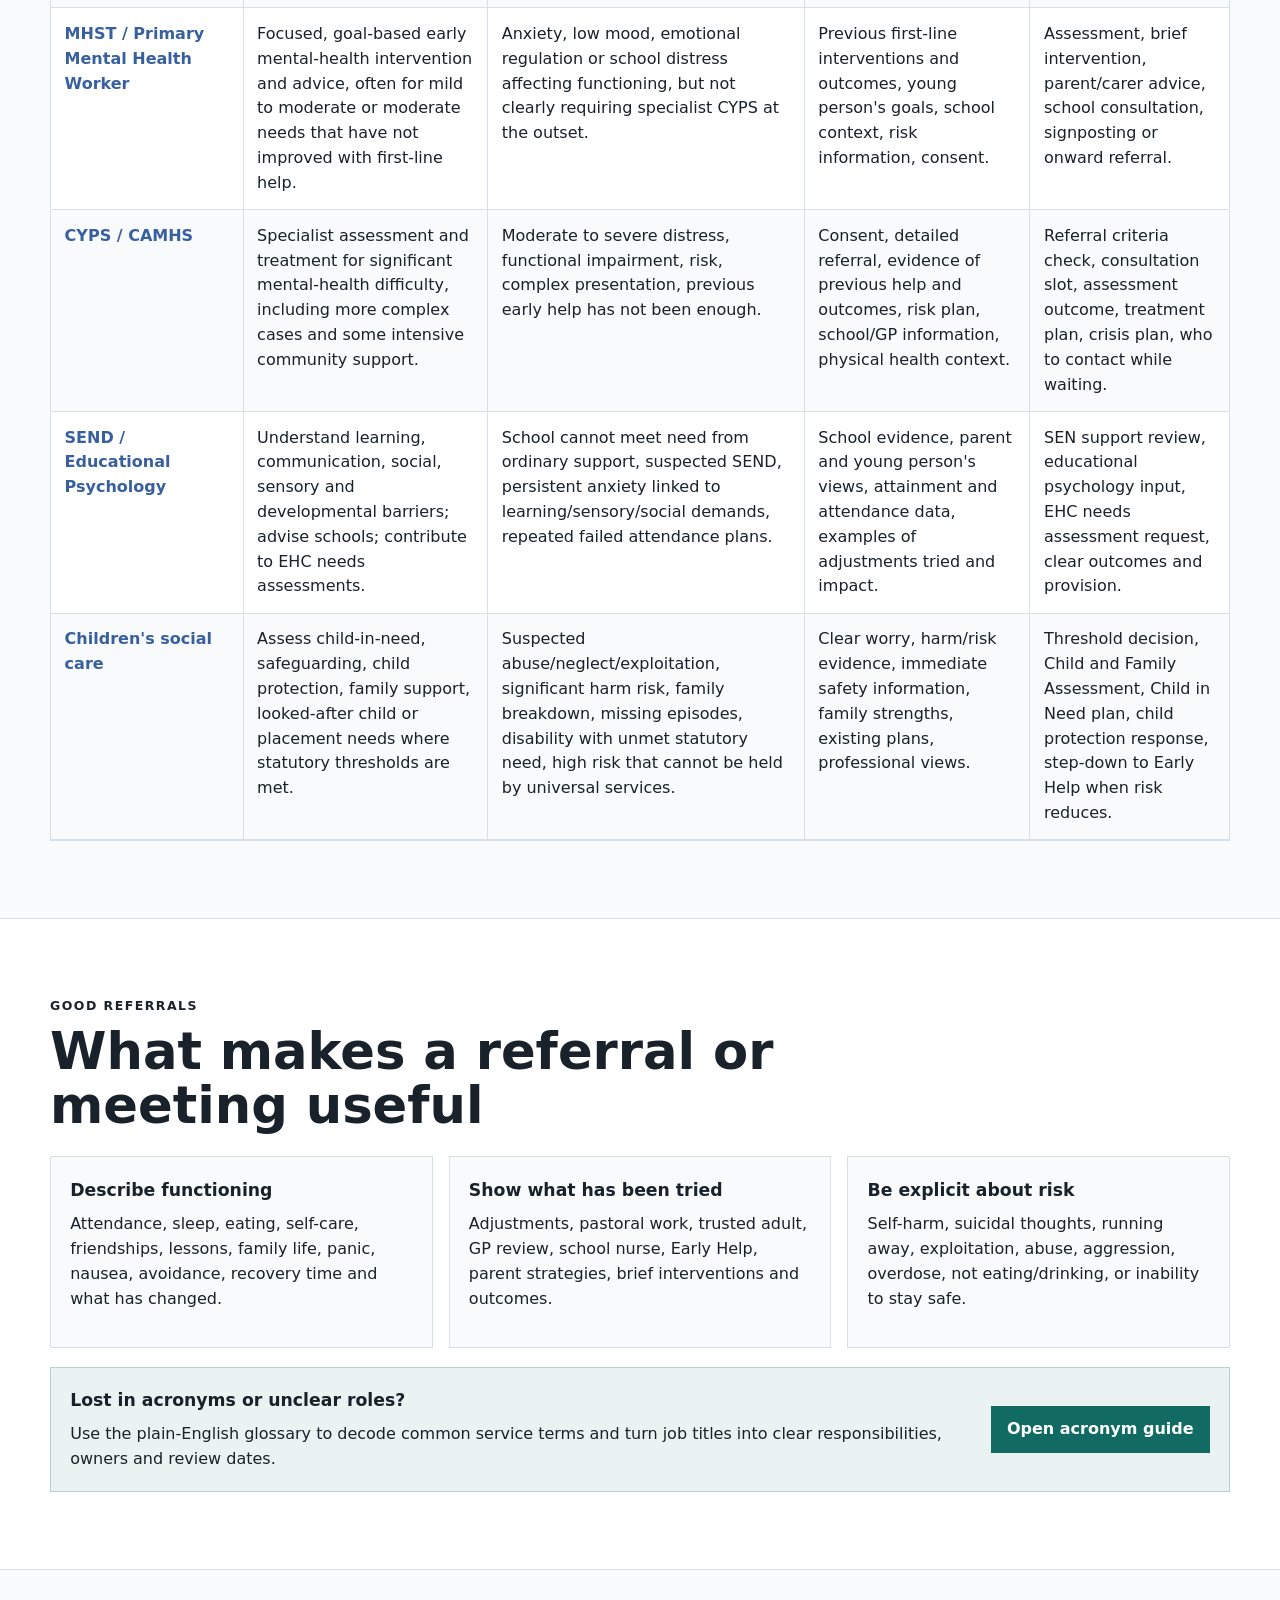
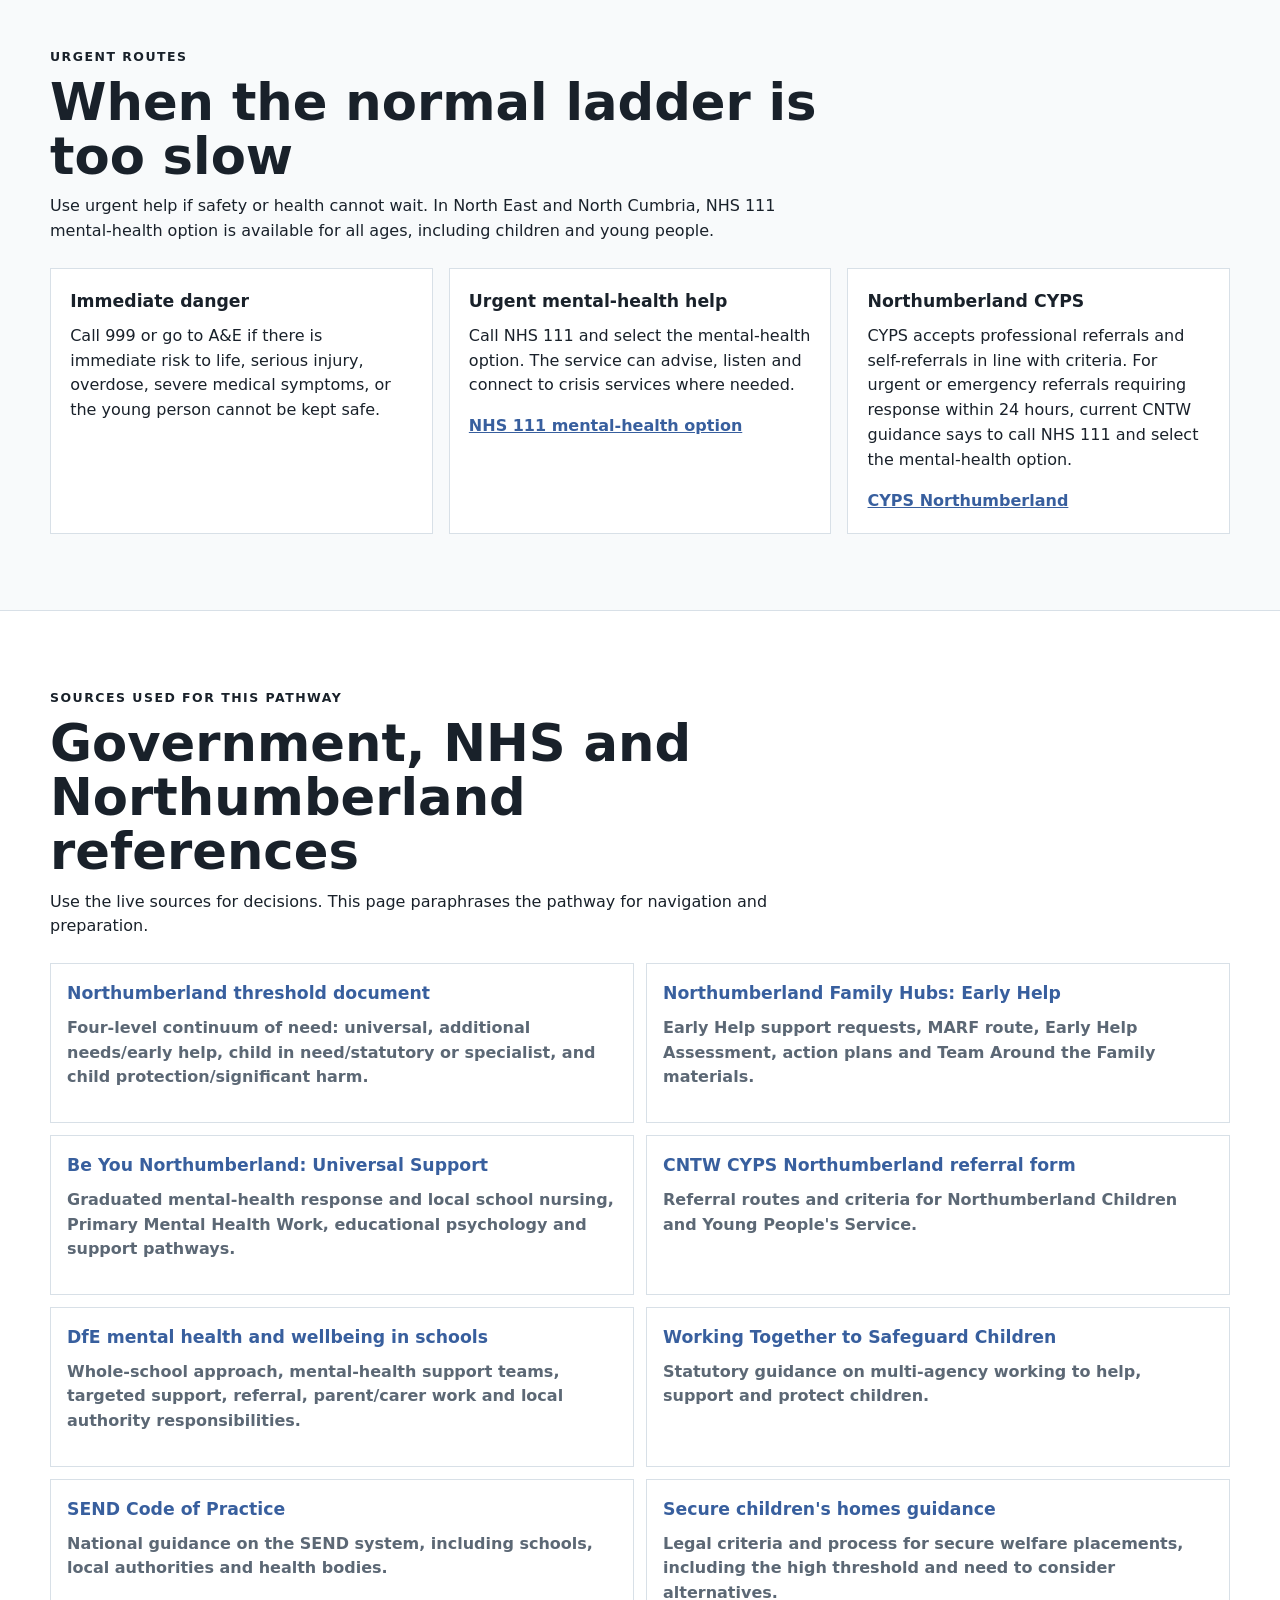
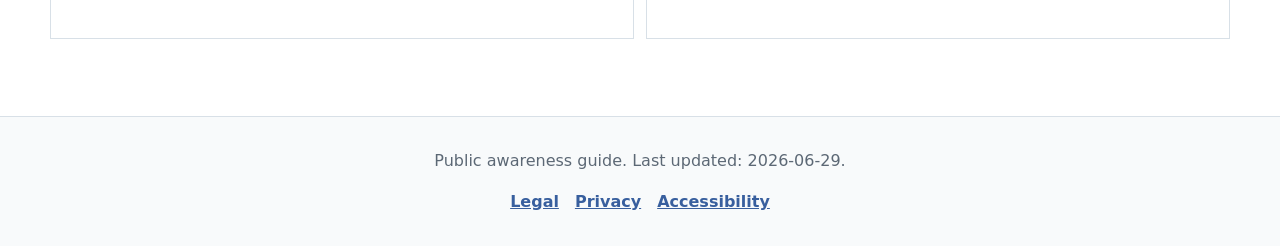
<file: service-pathway.html>
<!doctype html>
<html lang="en">
  <head>
    <meta charset="utf-8">
    <meta name="viewport" content="width=device-width, initial-scale=1">
    <title>How Services Work Together | Teen Mental Health Support Pathway</title>
    <meta name="description" content="A UK and Northumberland pathway map showing how school, GP, CYPS/CAMHS, local authority, Early Help and social care can work together to support a teenager.">
    <link rel="stylesheet" href="assets/styles.css">
  </head>
  <body>
    <header class="tool-hero pathway-hero">
      <div>
        <p class="eyebrow">Northumberland example pathway</p>
        <h1>How Services Work Together</h1>
        <p class="lede">A practical map of who does what, what usually has to happen first, and how support can step up from school-only help through Early Help, CYPS/CAMHS, social care, crisis care and secure settings.</p>
      </div>
      <nav aria-label="Page navigation">
        <a href="index.html">Main guide</a>
        <a href="#quick-ladder">Quick ladder</a>
        <a href="#pathway-table">Pathway table</a>
        <a href="#service-matrix">Service matrix</a>
        <a href="#urgent">Urgent help</a>
        <a href="#sources">Sources</a>
      </nav>
    </header>

    <main>
      <section class="notice">
        <div>
          <p class="eyebrow">Important</p>
          <h2>This is an orientation map, not a referral decision tool</h2>
          <p>Local pathways change and individual risk matters. Use this page to prepare conversations with school, GP, Early Help, CYPS/CAMHS or social care. If a young person cannot stay safe, has taken an overdose, is seriously injured, is missing, or there is immediate danger, use emergency or crisis routes rather than waiting for the normal pathway.</p>
        </div>
      </section>

      <section id="quick-ladder">
        <div class="section-head">
          <p class="eyebrow">Fast overview</p>
          <h2>The support ladder</h2>
          <p>Most systems are built around graduated support: start with universal help if it is enough, add targeted help when needs persist, and step up to specialist or statutory services when complexity, impairment or risk increases.</p>
        </div>
        <div class="ladder">
          <article>
            <span>1</span>
            <h3>Universal support</h3>
            <p>Home, school pastoral support, SENCO, GP, school nursing, trusted adult, attendance plan, ordinary reasonable adjustments.</p>
          </article>
          <article>
            <span>2</span>
            <h3>Targeted early help</h3>
            <p>Family Hub/Early Help, Team Around the Family, school nurse targeted input, Mental Health Support Team where available, Primary Mental Health Worker.</p>
          </article>
          <article>
            <span>3</span>
            <h3>Specialist health or statutory help</h3>
            <p>CYPS/CAMHS assessment and treatment, specialist eating disorder or neurodevelopmental routes, educational psychology, EHC needs assessment, Child in Need support.</p>
          </article>
          <article>
            <span>4</span>
            <h3>Risk, protection or placement</h3>
            <p>Crisis response, hospital assessment/admission, section 47 child protection, looked-after child planning, secure welfare accommodation only where strict legal criteria are met.</p>
          </article>
        </div>
      </section>

      <section class="band" id="pathway-table">
        <div class="section-head">
          <p class="eyebrow">Detailed pathway</p>
          <h2>Levels of help and the usual steps</h2>
          <p>Northumberland's children's services threshold model describes four broad levels of need. The Be You Northumberland mental-health response uses similar language: coping, getting help, getting more help and getting risk support.</p>
        </div>
        <div class="pathway-table-wrap">
          <table class="pathway-table">
            <thead>
              <tr>
                <th>Level</th>
                <th>What it can look like</th>
                <th>Who is usually involved</th>
                <th>What normally needs to happen</th>
                <th>Examples of help</th>
                <th>When to step up</th>
              </tr>
            </thead>
            <tbody>
              <tr>
                <td><strong>Level 1</strong><br>Universal / coping</td>
                <td>Mild anxiety, occasional absence, friendship stress, sleep disruption, early nausea linked to stress, young person still mostly functioning.</td>
                <td>Parent/carer, young person, school tutor or pastoral lead, SENCO if SEND may be relevant, GP for physical symptoms, school nurse.</td>
                <td>Talk with the young person, ask school what they see, check health red flags, agree simple adjustments, record patterns for a short period.</td>
                <td>Named trusted adult, check-in/check-out, quiet arrival, reduced uncertainty, homework adjustment, school nurse advice, GP review for nausea or sleep.</td>
                <td>Distress lasts several weeks, attendance drops, symptoms worsen, basic routines are affected, or the plan is not enough.</td>
              </tr>
              <tr>
                <td><strong>Level 2</strong><br>Additional needs / early help / getting help</td>
                <td>Persistent school avoidance, escalating anxiety, family strain, mild to moderate self-harm concern, low mood, emerging SEND questions, multiple services starting to be relevant.</td>
                <td>School pastoral/SENCO, Early Help First Contact, Family Hub, school nurse, Mental Health Support Team where available, Primary Mental Health Worker, GP.</td>
                <td>Seek consent, gather evidence of what has already been tried, complete Early Help or service referral routes, hold a Team Around the Family-style plan with owners and review dates.</td>
                <td>Early Help support request, Team Around the Family action plan, time-limited goal-based mental-health input, parent support, attendance support plan, targeted school adjustments.</td>
                <td>Moderate to severe distress, first-line help has not worked, risk is identified, functioning is significantly impaired, or specialist assessment may be needed.</td>
              </tr>
              <tr>
                <td><strong>Level 3</strong><br>Specialist / statutory / getting more help</td>
                <td>Significant psychological distress, complex anxiety/depression, eating disorder concern, repeated self-harm, severe impairment, complex SEND, disability, or need for statutory social-care assessment.</td>
                <td>CYPS/CAMHS, GP, school, Primary Mental Health Worker, educational psychologist, local authority SEND team, children's social care under Child in Need where threshold is met.</td>
                <td>Make a detailed referral with consent, previous interventions and outcomes, risk plan, school information and physical health information. Consider EHC needs assessment if education cannot meet needs from ordinary support.</td>
                <td>CYPS assessment and treatment, CBT or family work where appropriate, medication review where clinically indicated, specialist eating-disorder service, educational psychology advice, EHC needs assessment, Child in Need plan.</td>
                <td>Risk becomes acute, there is suspected significant harm, the young person cannot stay safe, hospital-level care may be needed, or home/school placement is breaking down.</td>
              </tr>
              <tr>
                <td><strong>Level 4</strong><br>Protection / crisis / getting risk support</td>
                <td>Immediate safety risk, overdose, serious self-harm, suicidal plan or intent, exploitation, abuse or neglect concern, repeated missing episodes, serious family breakdown, significant harm threshold.</td>
                <td>NHS 111 mental-health option, 999/A&E where emergency, CYPS crisis/intensive services, police if immediate danger or missing, children's social care, safeguarding leads, hospital teams.</td>
                <td>Do not wait for routine meetings. Contact urgent/crisis or safeguarding routes. Children's social care decides whether child protection or other statutory action is required.</td>
                <td>Crisis assessment, home treatment where appropriate, emergency medical care, section 47 enquiry, child protection plan, looked-after child planning, specialist inpatient care if clinically required.</td>
                <td>If restrictions on liberty or secure welfare accommodation are being considered, this is a legal/statutory placement decision, not an ordinary mental-health referral step.</td>
              </tr>
              <tr>
                <td><strong>Exceptional edge</strong><br>Secure welfare accommodation</td>
                <td>Very high risk where a child is likely to run away and suffer significant harm, or likely to injure themselves or someone else in any other accommodation.</td>
                <td>Local authority children's social care, legal services, court, Department for Education approval routes for under-13s, secure children's home, education and health teams.</td>
                <td>The local authority must evidence the legal criteria, alternatives tried or considered, care plan, therapeutic needs, intended outcomes and exit strategy.</td>
                <td>Secure children's home placement with care, education and health provision. This is usually for children with complex histories and serious risk, not a routine CAMHS destination.</td>
                <td>Review must focus on safety, therapeutic purpose, legal authority, least restrictive option and return/transition planning.</td>
              </tr>
            </tbody>
          </table>
        </div>
      </section>

      <section id="service-matrix">
        <div class="section-head">
          <p class="eyebrow">Who does what</p>
          <h2>How the services interact</h2>
          <p>The same teenager may need support from several places at once. The key is to make each agency's role explicit so the family is not left coordinating everything alone.</p>
        </div>
        <div class="pathway-table-wrap">
          <table class="pathway-table service-matrix">
            <thead>
              <tr>
                <th>Service</th>
                <th>Main role</th>
                <th>Typical trigger</th>
                <th>What they need from others</th>
                <th>What families can ask for</th>
              </tr>
            </thead>
            <tbody>
              <tr>
                <td><strong>School</strong></td>
                <td>Daily observation, pastoral care, attendance planning, safeguarding, SEN support, adjustments, communication with family.</td>
                <td>Attendance drops, distress in school, bullying, anxiety around lessons, suspected SEND, safety concern disclosed in school.</td>
                <td>Parent/carer pattern notes, GP/CYPS letters where relevant, young person's views, safeguarding information, clear consent where needed.</td>
                <td>Named trusted adult, SENCO meeting, attendance support plan, reasonable adjustments, risk assessment, safe space, reduced timetable with review, referral support.</td>
              </tr>
              <tr>
                <td><strong>GP / primary care</strong></td>
                <td>Physical health assessment, medication review, first clinical advice, referral/signposting to mental-health or paediatric services where appropriate.</td>
                <td>Nausea, vomiting, pain, sleep, weight change, panic symptoms, low mood, self-harm concern, family wants medical advice.</td>
                <td>Symptom timeline, school attendance pattern, risk information, current support, medications, what has changed and how quickly.</td>
                <td>What red flags to watch for, what physical causes should be ruled out, whether referral is needed, what to do while waiting.</td>
              </tr>
              <tr>
                <td><strong>School nursing / Public Health School Nursing</strong></td>
                <td>Health promotion, early identification, advice and targeted support for school-age children, including emotional wellbeing and lower-level health concerns.</td>
                <td>Low to moderate anxiety, sleep, self-esteem, low-level self-harm, relationship difficulty, health issue affecting school.</td>
                <td>Consent, school context, family concerns, previous preliminary work and what impact remains.</td>
                <td>Advice session, targeted support, referral onward to Primary Mental Health or CYPS if needed.</td>
              </tr>
              <tr>
                <td><strong>Family Hub / Early Help</strong></td>
                <td>Coordinate multi-agency support where needs are more than one service can solve alone but do not necessarily meet social-care threshold.</td>
                <td>Family stress, school avoidance, unclear needs, parent support need, multiple early concerns, no existing Early Help Assessment.</td>
                <td>Consent, school information, family strengths/worries, what help has been tried, which professionals are already involved.</td>
                <td>Early Help support request, Team Around the Family plan, parenting support, signposting, review meetings, step-up if risk increases.</td>
              </tr>
              <tr>
                <td><strong>MHST / Primary Mental Health Worker</strong></td>
                <td>Focused, goal-based early mental-health intervention and advice, often for mild to moderate or moderate needs that have not improved with first-line help.</td>
                <td>Anxiety, low mood, emotional regulation or school distress affecting functioning, but not clearly requiring specialist CYPS at the outset.</td>
                <td>Previous first-line interventions and outcomes, young person's goals, school context, risk information, consent.</td>
                <td>Assessment, brief intervention, parent/carer advice, school consultation, signposting or onward referral.</td>
              </tr>
              <tr>
                <td><strong>CYPS / CAMHS</strong></td>
                <td>Specialist assessment and treatment for significant mental-health difficulty, including more complex cases and some intensive community support.</td>
                <td>Moderate to severe distress, functional impairment, risk, complex presentation, previous early help has not been enough.</td>
                <td>Consent, detailed referral, evidence of previous help and outcomes, risk plan, school/GP information, physical health context.</td>
                <td>Referral criteria check, consultation slot, assessment outcome, treatment plan, crisis plan, who to contact while waiting.</td>
              </tr>
              <tr>
                <td><strong>SEND / Educational Psychology</strong></td>
                <td>Understand learning, communication, social, sensory and developmental barriers; advise schools; contribute to EHC needs assessments.</td>
                <td>School cannot meet need from ordinary support, suspected SEND, persistent anxiety linked to learning/sensory/social demands, repeated failed attendance plans.</td>
                <td>School evidence, parent and young person's views, attainment and attendance data, examples of adjustments tried and impact.</td>
                <td>SEN support review, educational psychology input, EHC needs assessment request, clear outcomes and provision.</td>
              </tr>
              <tr>
                <td><strong>Children's social care</strong></td>
                <td>Assess child-in-need, safeguarding, child protection, family support, looked-after child or placement needs where statutory thresholds are met.</td>
                <td>Suspected abuse/neglect/exploitation, significant harm risk, family breakdown, missing episodes, disability with unmet statutory need, high risk that cannot be held by universal services.</td>
                <td>Clear worry, harm/risk evidence, immediate safety information, family strengths, existing plans, professional views.</td>
                <td>Threshold decision, Child and Family Assessment, Child in Need plan, child protection response, step-down to Early Help when risk reduces.</td>
              </tr>
            </tbody>
          </table>
        </div>
      </section>

      <section class="band">
        <div class="section-head">
          <p class="eyebrow">Good referrals</p>
          <h2>What makes a referral or meeting useful</h2>
        </div>
        <div class="three-column">
          <article>
            <h3>Describe functioning</h3>
            <p>Attendance, sleep, eating, self-care, friendships, lessons, family life, panic, nausea, avoidance, recovery time and what has changed.</p>
          </article>
          <article>
            <h3>Show what has been tried</h3>
            <p>Adjustments, pastoral work, trusted adult, GP review, school nurse, Early Help, parent strategies, brief interventions and outcomes.</p>
          </article>
          <article>
            <h3>Be explicit about risk</h3>
            <p>Self-harm, suicidal thoughts, running away, exploitation, abuse, aggression, overdose, not eating/drinking, or inability to stay safe.</p>
          </article>
        </div>
        <div class="callout-link">
          <div>
            <h3>Lost in acronyms or unclear roles?</h3>
            <p>Use the plain-English glossary to decode common service terms and turn job titles into clear responsibilities, owners and review dates.</p>
          </div>
          <a class="primary-action" href="glossary.html">Open acronym guide</a>
        </div>
      </section>

      <section id="urgent">
        <div class="section-head">
          <p class="eyebrow">Urgent routes</p>
          <h2>When the normal ladder is too slow</h2>
          <p>Use urgent help if safety or health cannot wait. In North East and North Cumbria, NHS 111 mental-health option is available for all ages, including children and young people.</p>
        </div>
        <div class="quick-grid">
          <article>
            <h3>Immediate danger</h3>
            <p>Call 999 or go to A&E if there is immediate risk to life, serious injury, overdose, severe medical symptoms, or the young person cannot be kept safe.</p>
          </article>
          <article>
            <h3>Urgent mental-health help</h3>
            <p>Call NHS 111 and select the mental-health option. The service can advise, listen and connect to crisis services where needed.</p>
            <a href="https://northeastnorthcumbria.nhs.uk/here-to-help-you/looking-after-your-mental-health/nhs-111-select-mental-health-option/">NHS 111 mental-health option</a>
          </article>
          <article>
            <h3>Northumberland CYPS</h3>
            <p>CYPS accepts professional referrals and self-referrals in line with criteria. For urgent or emergency referrals requiring response within 24 hours, current CNTW guidance says to call NHS 111 and select the mental-health option.</p>
            <a href="https://www.cntw.nhs.uk/services/children-and-young-peoples-service-northumberland-cntw165">CYPS Northumberland</a>
          </article>
        </div>
      </section>

      <section id="sources" class="sources band">
        <div class="section-head">
          <p class="eyebrow">Sources used for this pathway</p>
          <h2>Government, NHS and Northumberland references</h2>
          <p>Use the live sources for decisions. This page paraphrases the pathway for navigation and preparation.</p>
        </div>
        <div class="source-list static-sources">
          <a class="source-card" href="https://northumberlandcs.trixonline.co.uk/chapter/threshold-document-continuum-of-help-and-support">
            <h3>Northumberland threshold document</h3>
            <p>Four-level continuum of need: universal, additional needs/early help, child in need/statutory or specialist, and child protection/significant harm.</p>
          </a>
          <a class="source-card" href="https://www.familyhubsnorthumberland.co.uk/early-help">
            <h3>Northumberland Family Hubs: Early Help</h3>
            <p>Early Help support requests, MARF route, Early Help Assessment, action plans and Team Around the Family materials.</p>
          </a>
          <a class="source-card" href="https://www.beyounorthumberland.nhs.uk/support/professionals-support/support-for-your-school">
            <h3>Be You Northumberland: Universal Support</h3>
            <p>Graduated mental-health response and local school nursing, Primary Mental Health Work, educational psychology and support pathways.</p>
          </a>
          <a class="source-card" href="https://www.cntw.nhs.uk/services/children-and-young-peoples-service-northumberland-cntw165/community-children-and-young-peoples-service-northumberland-referrer-form">
            <h3>CNTW CYPS Northumberland referral form</h3>
            <p>Referral routes and criteria for Northumberland Children and Young People's Service.</p>
          </a>
          <a class="source-card" href="https://www.gov.uk/guidance/promoting-and-supporting-mental-health-and-wellbeing-in-schools-and-colleges">
            <h3>DfE mental health and wellbeing in schools</h3>
            <p>Whole-school approach, mental-health support teams, targeted support, referral, parent/carer work and local authority responsibilities.</p>
          </a>
          <a class="source-card" href="https://www.gov.uk/government/publications/working-together-to-safeguard-children--2">
            <h3>Working Together to Safeguard Children</h3>
            <p>Statutory guidance on multi-agency working to help, support and protect children.</p>
          </a>
          <a class="source-card" href="https://www.gov.uk/government/publications/send-code-of-practice-0-to-25">
            <h3>SEND Code of Practice</h3>
            <p>National guidance on the SEND system, including schools, local authorities and health bodies.</p>
          </a>
          <a class="source-card" href="https://www.gov.uk/guidance/secure-childrens-homes-how-to-place-a-child-aged-under-13">
            <h3>Secure children's homes guidance</h3>
            <p>Legal criteria and process for secure welfare placements, including the high threshold and need to consider alternatives.</p>
          </a>
        </div>
      </section>
    </main>

    <footer>
      <p>Public awareness guide. Last updated: 2026-06-29.</p>
      <p class="footer-links"><a href="legal.html">Legal</a> <a href="privacy.html">Privacy</a> <a href="accessibility.html">Accessibility</a></p>
    </footer>
  </body>
</html>
</file>
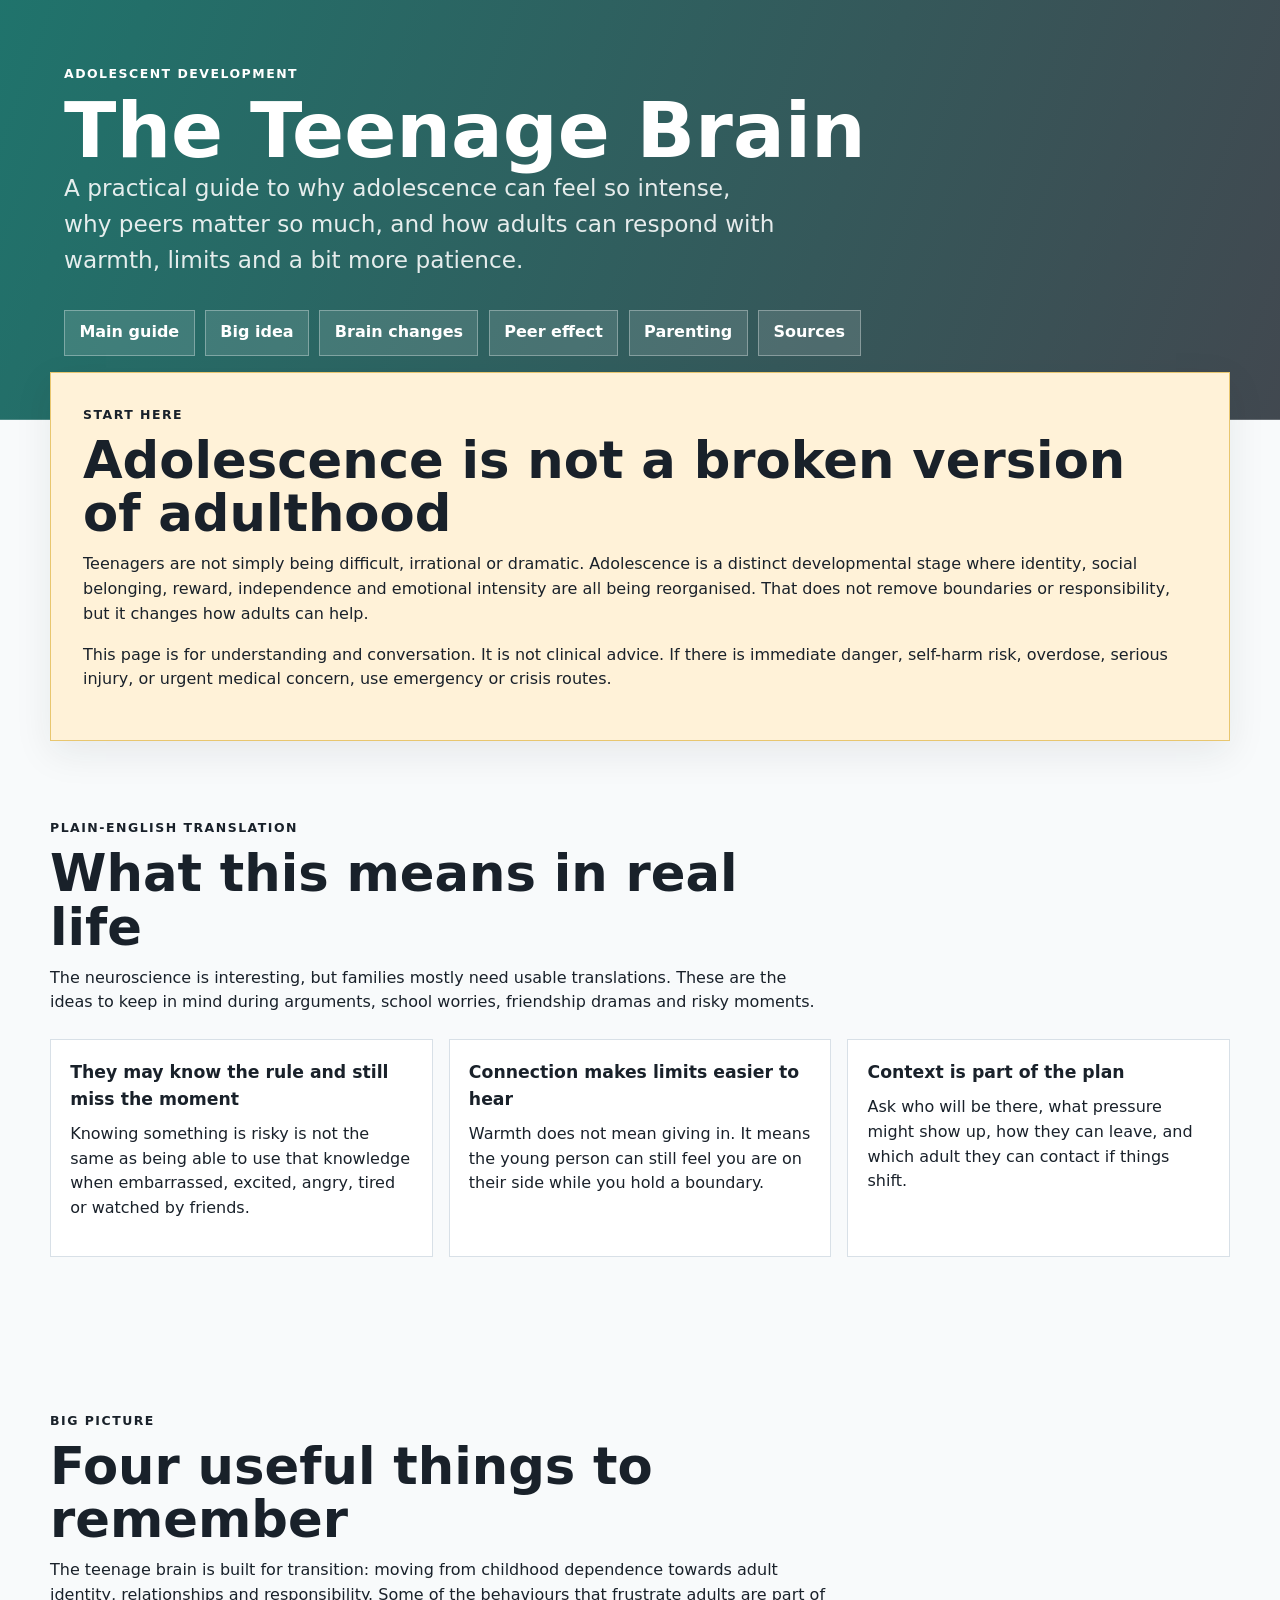
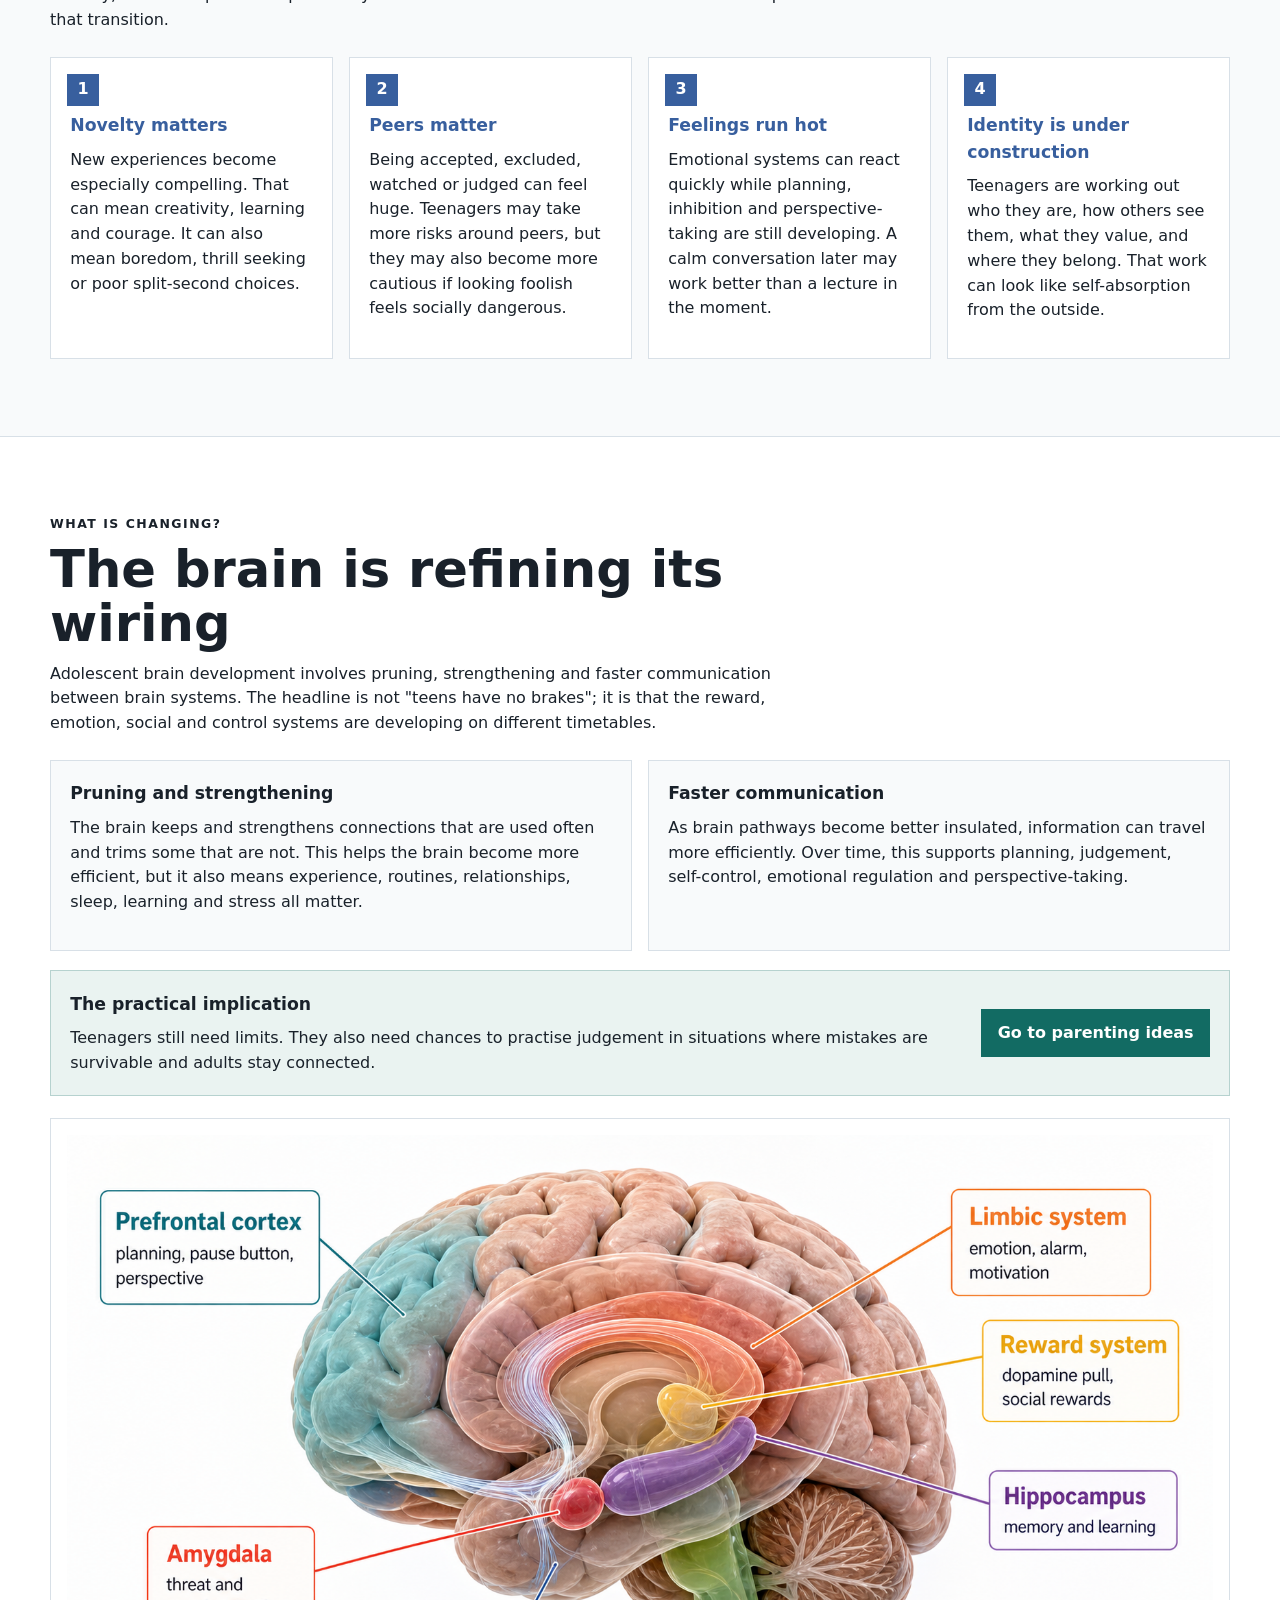
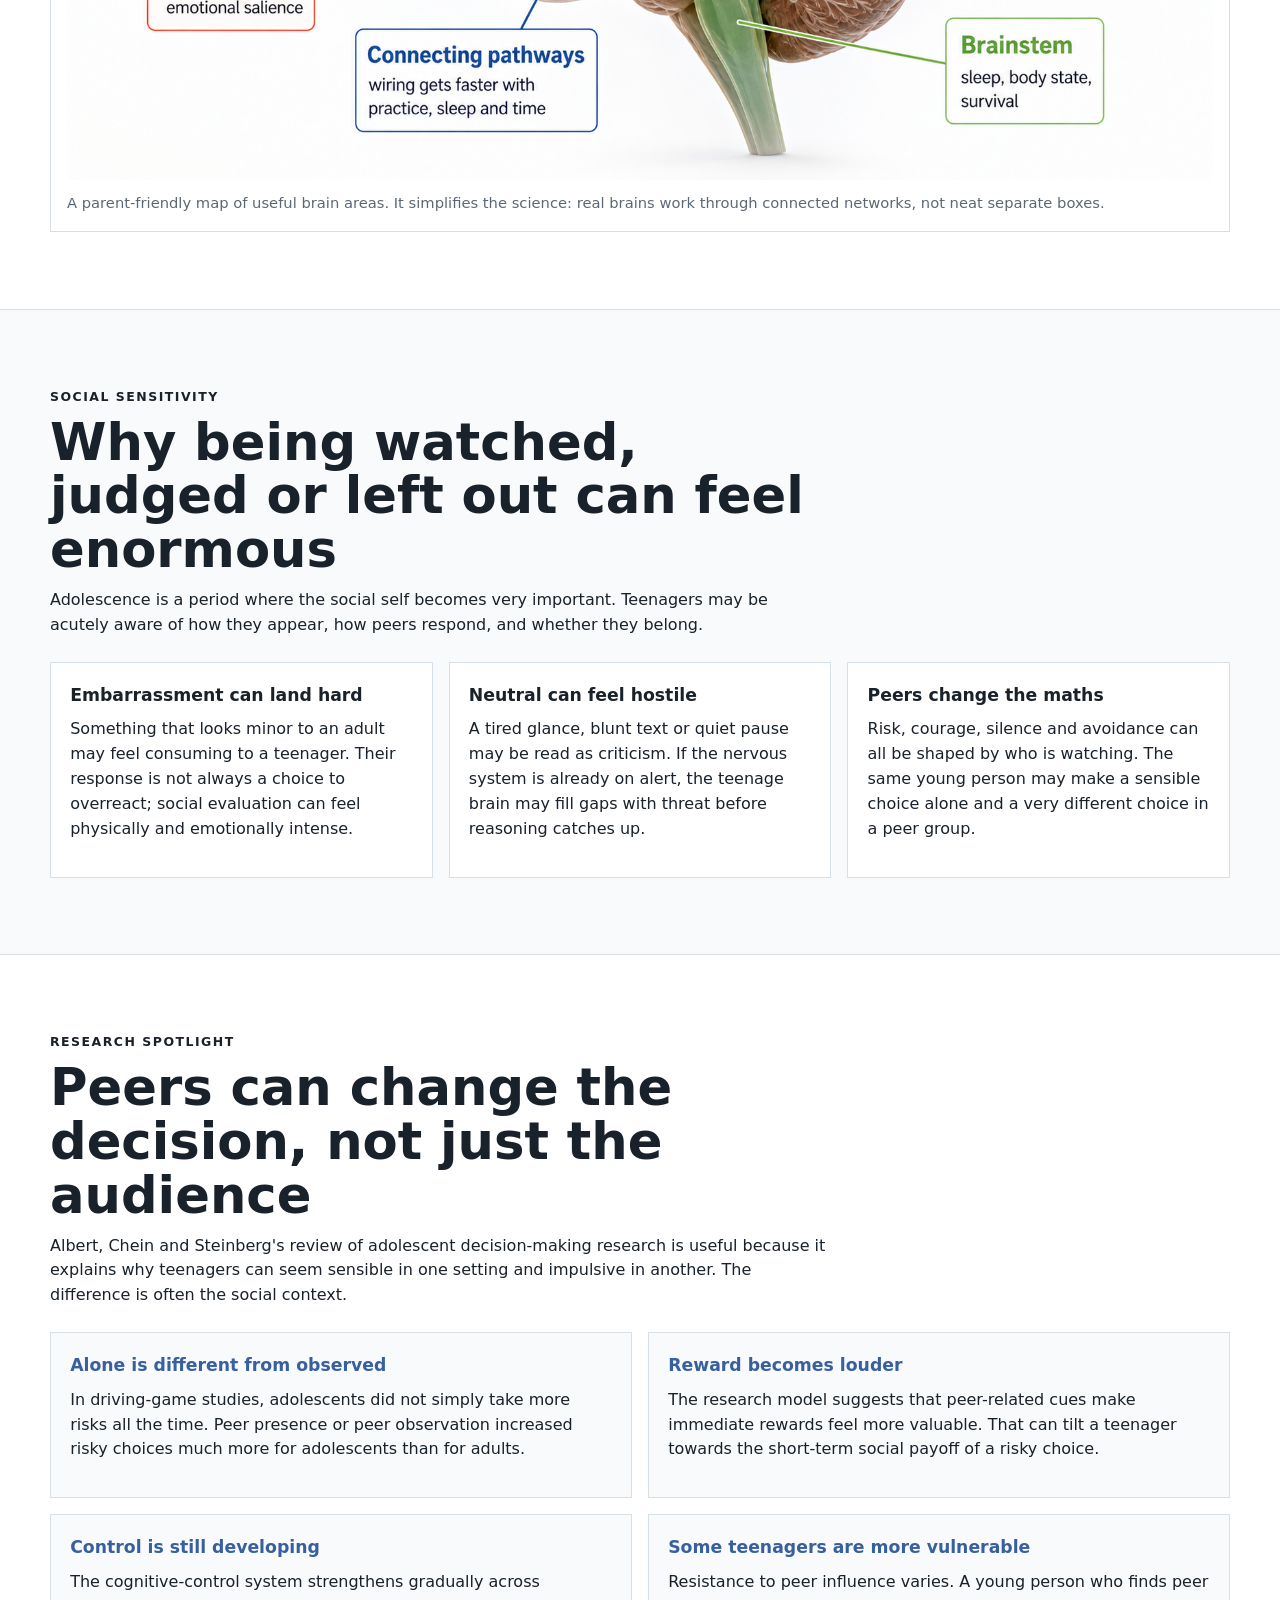
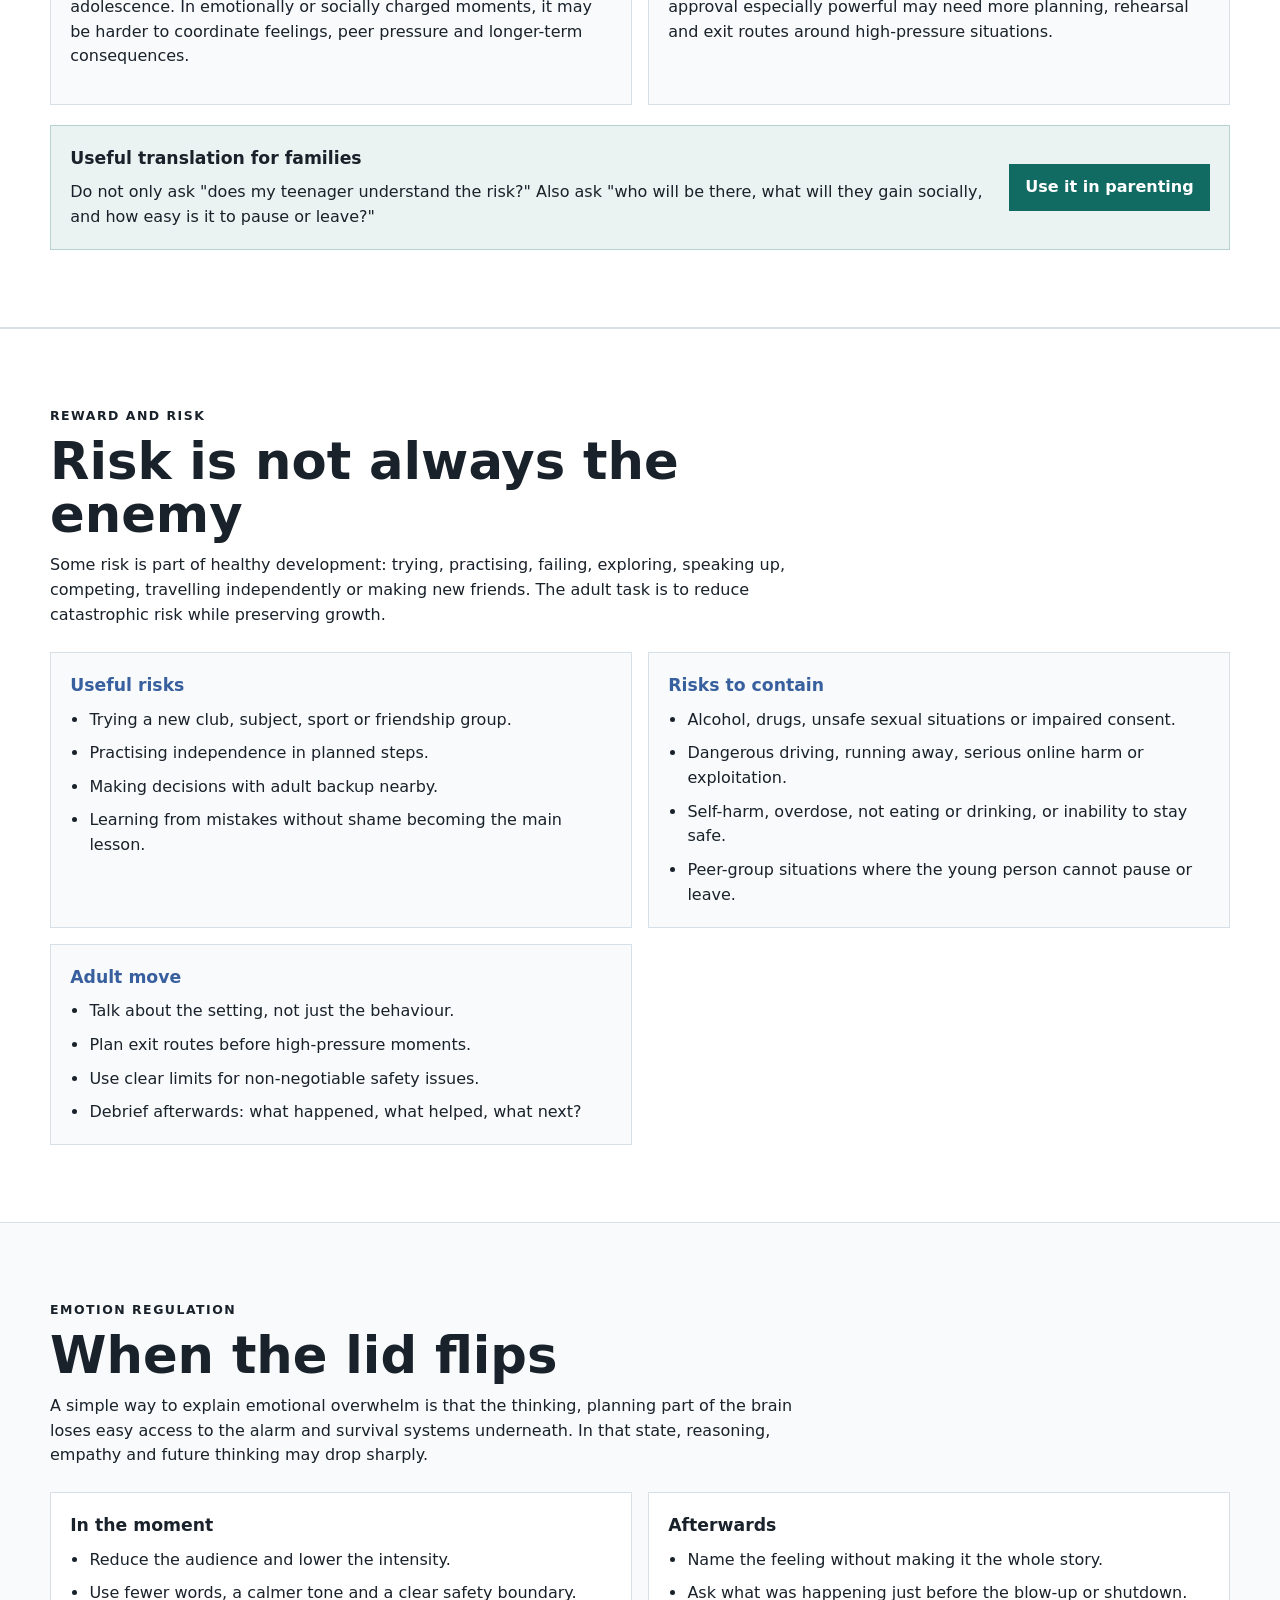
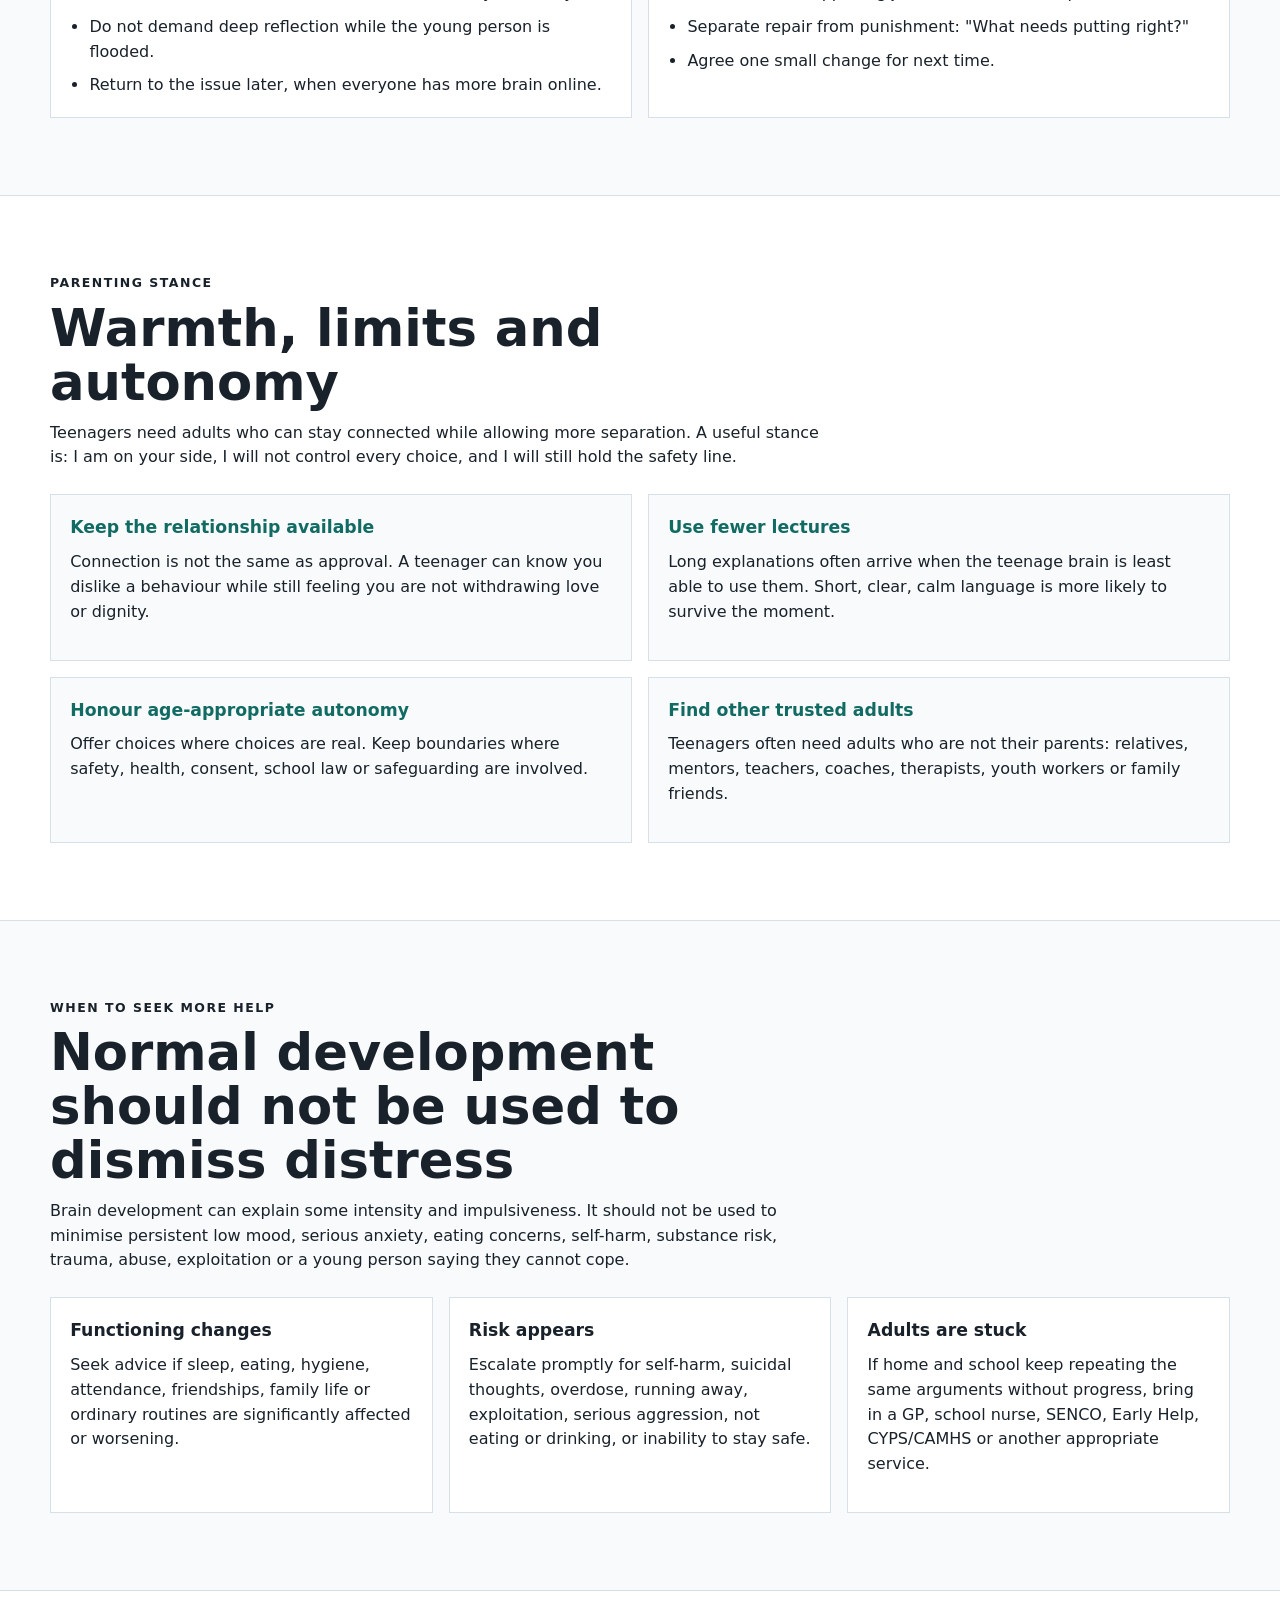
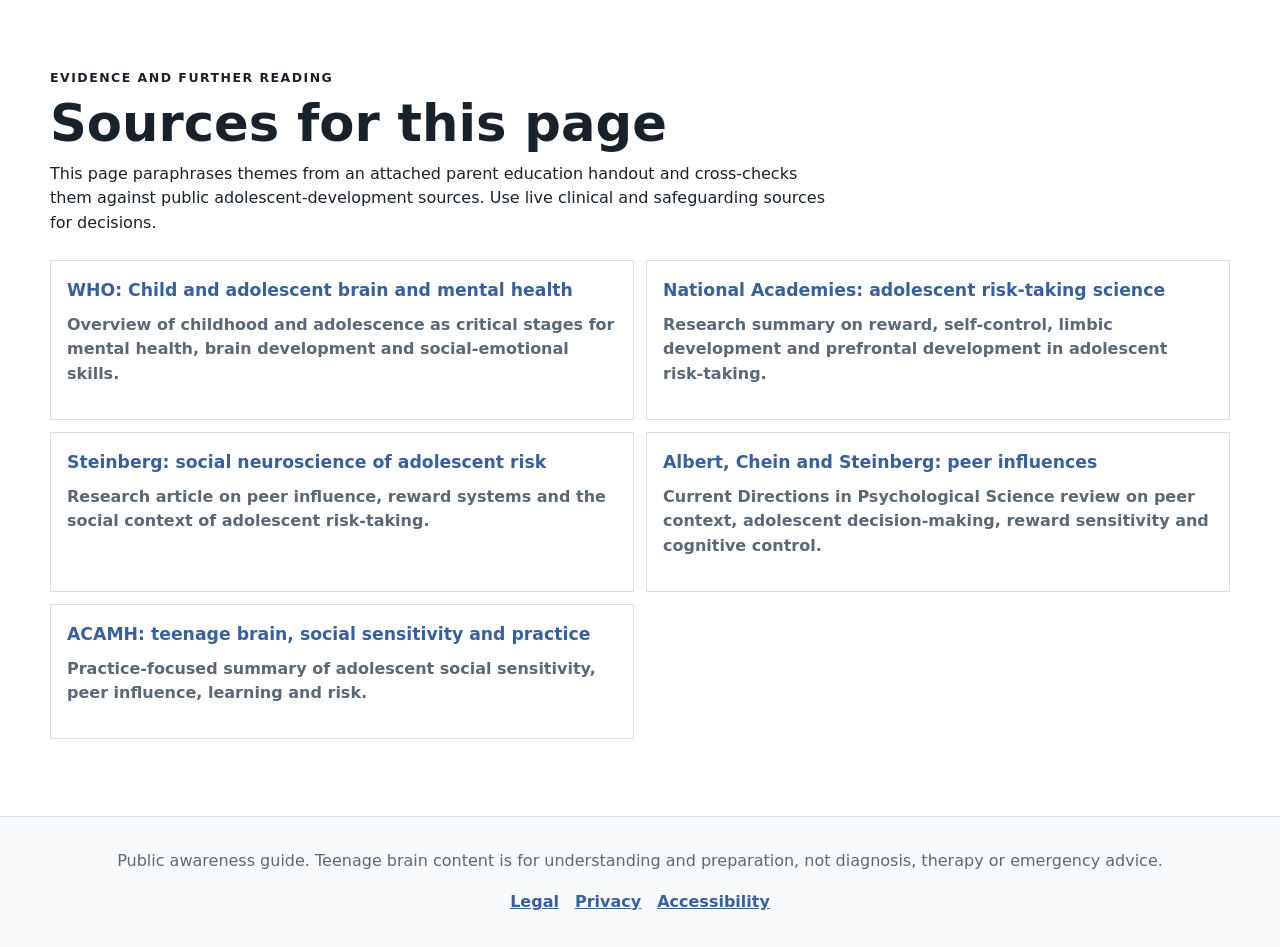
<file: teenage-brain.html>
<!doctype html>
<html lang="en">
  <head>
    <meta charset="utf-8">
    <meta name="viewport" content="width=device-width, initial-scale=1">
    <title>The Teenage Brain | Teen Mental Health Support Guide</title>
    <meta name="description" content="A parent and carer guide to teenage brain development, social sensitivity, risk, emotion, plasticity and supportive parenting.">
    <link rel="stylesheet" href="assets/styles.css">
  </head>
  <body>
    <header class="tool-hero brain-hero">
      <div>
        <p class="eyebrow">Adolescent development</p>
        <h1>The Teenage Brain</h1>
        <p class="lede">A practical guide to why adolescence can feel so intense, why peers matter so much, and how adults can respond with warmth, limits and a bit more patience.</p>
      </div>
      <nav aria-label="Page navigation">
        <a href="index.html">Main guide</a>
        <a href="#big-idea">Big idea</a>
        <a href="#brain-changes">Brain changes</a>
        <a href="#peer-effect">Peer effect</a>
        <a href="#parenting">Parenting</a>
        <a href="#sources">Sources</a>
      </nav>
    </header>

    <main>
      <section class="notice">
        <div>
          <p class="eyebrow">Start here</p>
          <h2>Adolescence is not a broken version of adulthood</h2>
          <p>Teenagers are not simply being difficult, irrational or dramatic. Adolescence is a distinct developmental stage where identity, social belonging, reward, independence and emotional intensity are all being reorganised. That does not remove boundaries or responsibility, but it changes how adults can help.</p>
          <p>This page is for understanding and conversation. It is not clinical advice. If there is immediate danger, self-harm risk, overdose, serious injury, or urgent medical concern, use emergency or crisis routes.</p>
        </div>
      </section>

      <section>
        <div class="section-head">
          <p class="eyebrow">Plain-English translation</p>
          <h2>What this means in real life</h2>
          <p>The neuroscience is interesting, but families mostly need usable translations. These are the ideas to keep in mind during arguments, school worries, friendship dramas and risky moments.</p>
        </div>
        <div class="three-column">
          <article>
            <h3>They may know the rule and still miss the moment</h3>
            <p>Knowing something is risky is not the same as being able to use that knowledge when embarrassed, excited, angry, tired or watched by friends.</p>
          </article>
          <article>
            <h3>Connection makes limits easier to hear</h3>
            <p>Warmth does not mean giving in. It means the young person can still feel you are on their side while you hold a boundary.</p>
          </article>
          <article>
            <h3>Context is part of the plan</h3>
            <p>Ask who will be there, what pressure might show up, how they can leave, and which adult they can contact if things shift.</p>
          </article>
        </div>
      </section>

      <section id="big-idea">
        <div class="section-head">
          <p class="eyebrow">Big picture</p>
          <h2>Four useful things to remember</h2>
          <p>The teenage brain is built for transition: moving from childhood dependence towards adult identity, relationships and responsibility. Some of the behaviours that frustrate adults are part of that transition.</p>
        </div>
        <div class="brain-principles">
          <article>
            <span>1</span>
            <h3>Novelty matters</h3>
            <p>New experiences become especially compelling. That can mean creativity, learning and courage. It can also mean boredom, thrill seeking or poor split-second choices.</p>
          </article>
          <article>
            <span>2</span>
            <h3>Peers matter</h3>
            <p>Being accepted, excluded, watched or judged can feel huge. Teenagers may take more risks around peers, but they may also become more cautious if looking foolish feels socially dangerous.</p>
          </article>
          <article>
            <span>3</span>
            <h3>Feelings run hot</h3>
            <p>Emotional systems can react quickly while planning, inhibition and perspective-taking are still developing. A calm conversation later may work better than a lecture in the moment.</p>
          </article>
          <article>
            <span>4</span>
            <h3>Identity is under construction</h3>
            <p>Teenagers are working out who they are, how others see them, what they value, and where they belong. That work can look like self-absorption from the outside.</p>
          </article>
        </div>
      </section>

      <section id="brain-changes" class="band">
        <div class="section-head">
          <p class="eyebrow">What is changing?</p>
          <h2>The brain is refining its wiring</h2>
          <p>Adolescent brain development involves pruning, strengthening and faster communication between brain systems. The headline is not "teens have no brakes"; it is that the reward, emotion, social and control systems are developing on different timetables.</p>
        </div>
        <div class="two-column">
          <article class="panel">
            <h3>Pruning and strengthening</h3>
            <p>The brain keeps and strengthens connections that are used often and trims some that are not. This helps the brain become more efficient, but it also means experience, routines, relationships, sleep, learning and stress all matter.</p>
          </article>
          <article class="panel">
            <h3>Faster communication</h3>
            <p>As brain pathways become better insulated, information can travel more efficiently. Over time, this supports planning, judgement, self-control, emotional regulation and perspective-taking.</p>
          </article>
        </div>
        <div class="callout-link">
          <div>
            <h3>The practical implication</h3>
            <p>Teenagers still need limits. They also need chances to practise judgement in situations where mistakes are survivable and adults stay connected.</p>
          </div>
          <a class="primary-action" href="#parenting">Go to parenting ideas</a>
        </div>
        <figure class="brain-map">
          <img src="assets/teenage-brain-map.png" alt="Photorealistic labelled brain illustration showing the prefrontal cortex, limbic system, reward system, amygdala, hippocampus, brainstem and connecting pathways.">
          <figcaption>A parent-friendly map of useful brain areas. It simplifies the science: real brains work through connected networks, not neat separate boxes.</figcaption>
        </figure>
      </section>

      <section id="peer-effect">
        <div class="section-head">
          <p class="eyebrow">Social sensitivity</p>
          <h2>Why being watched, judged or left out can feel enormous</h2>
          <p>Adolescence is a period where the social self becomes very important. Teenagers may be acutely aware of how they appear, how peers respond, and whether they belong.</p>
        </div>
        <div class="three-column">
          <article>
            <h3>Embarrassment can land hard</h3>
            <p>Something that looks minor to an adult may feel consuming to a teenager. Their response is not always a choice to overreact; social evaluation can feel physically and emotionally intense.</p>
          </article>
          <article>
            <h3>Neutral can feel hostile</h3>
            <p>A tired glance, blunt text or quiet pause may be read as criticism. If the nervous system is already on alert, the teenage brain may fill gaps with threat before reasoning catches up.</p>
          </article>
          <article>
            <h3>Peers change the maths</h3>
            <p>Risk, courage, silence and avoidance can all be shaped by who is watching. The same young person may make a sensible choice alone and a very different choice in a peer group.</p>
          </article>
        </div>
      </section>

      <section class="band">
        <div class="section-head">
          <p class="eyebrow">Research spotlight</p>
          <h2>Peers can change the decision, not just the audience</h2>
          <p>Albert, Chein and Steinberg's review of adolescent decision-making research is useful because it explains why teenagers can seem sensible in one setting and impulsive in another. The difference is often the social context.</p>
        </div>
        <div class="research-spotlight">
          <article>
            <h3>Alone is different from observed</h3>
            <p>In driving-game studies, adolescents did not simply take more risks all the time. Peer presence or peer observation increased risky choices much more for adolescents than for adults.</p>
          </article>
          <article>
            <h3>Reward becomes louder</h3>
            <p>The research model suggests that peer-related cues make immediate rewards feel more valuable. That can tilt a teenager towards the short-term social payoff of a risky choice.</p>
          </article>
          <article>
            <h3>Control is still developing</h3>
            <p>The cognitive-control system strengthens gradually across adolescence. In emotionally or socially charged moments, it may be harder to coordinate feelings, peer pressure and longer-term consequences.</p>
          </article>
          <article>
            <h3>Some teenagers are more vulnerable</h3>
            <p>Resistance to peer influence varies. A young person who finds peer approval especially powerful may need more planning, rehearsal and exit routes around high-pressure situations.</p>
          </article>
        </div>
        <div class="callout-link">
          <div>
            <h3>Useful translation for families</h3>
            <p>Do not only ask "does my teenager understand the risk?" Also ask "who will be there, what will they gain socially, and how easy is it to pause or leave?"</p>
          </div>
          <a class="primary-action" href="#parenting">Use it in parenting</a>
        </div>
      </section>

      <section class="band">
        <div class="section-head">
          <p class="eyebrow">Reward and risk</p>
          <h2>Risk is not always the enemy</h2>
          <p>Some risk is part of healthy development: trying, practising, failing, exploring, speaking up, competing, travelling independently or making new friends. The adult task is to reduce catastrophic risk while preserving growth.</p>
        </div>
        <div class="risk-grid">
          <article>
            <h3>Useful risks</h3>
            <ul>
              <li>Trying a new club, subject, sport or friendship group.</li>
              <li>Practising independence in planned steps.</li>
              <li>Making decisions with adult backup nearby.</li>
              <li>Learning from mistakes without shame becoming the main lesson.</li>
            </ul>
          </article>
          <article>
            <h3>Risks to contain</h3>
            <ul>
              <li>Alcohol, drugs, unsafe sexual situations or impaired consent.</li>
              <li>Dangerous driving, running away, serious online harm or exploitation.</li>
              <li>Self-harm, overdose, not eating or drinking, or inability to stay safe.</li>
              <li>Peer-group situations where the young person cannot pause or leave.</li>
            </ul>
          </article>
          <article>
            <h3>Adult move</h3>
            <ul>
              <li>Talk about the setting, not just the behaviour.</li>
              <li>Plan exit routes before high-pressure moments.</li>
              <li>Use clear limits for non-negotiable safety issues.</li>
              <li>Debrief afterwards: what happened, what helped, what next?</li>
            </ul>
          </article>
        </div>
      </section>

      <section>
        <div class="section-head">
          <p class="eyebrow">Emotion regulation</p>
          <h2>When the lid flips</h2>
          <p>A simple way to explain emotional overwhelm is that the thinking, planning part of the brain loses easy access to the alarm and survival systems underneath. In that state, reasoning, empathy and future thinking may drop sharply.</p>
        </div>
        <div class="two-column">
          <article class="panel">
            <h3>In the moment</h3>
            <ul>
              <li>Reduce the audience and lower the intensity.</li>
              <li>Use fewer words, a calmer tone and a clear safety boundary.</li>
              <li>Do not demand deep reflection while the young person is flooded.</li>
              <li>Return to the issue later, when everyone has more brain online.</li>
            </ul>
          </article>
          <article class="panel">
            <h3>Afterwards</h3>
            <ul>
              <li>Name the feeling without making it the whole story.</li>
              <li>Ask what was happening just before the blow-up or shutdown.</li>
              <li>Separate repair from punishment: "What needs putting right?"</li>
              <li>Agree one small change for next time.</li>
            </ul>
          </article>
        </div>
      </section>

      <section id="parenting" class="band">
        <div class="section-head">
          <p class="eyebrow">Parenting stance</p>
          <h2>Warmth, limits and autonomy</h2>
          <p>Teenagers need adults who can stay connected while allowing more separation. A useful stance is: I am on your side, I will not control every choice, and I will still hold the safety line.</p>
        </div>
        <div class="parenting-grid">
          <article>
            <h3>Keep the relationship available</h3>
            <p>Connection is not the same as approval. A teenager can know you dislike a behaviour while still feeling you are not withdrawing love or dignity.</p>
          </article>
          <article>
            <h3>Use fewer lectures</h3>
            <p>Long explanations often arrive when the teenage brain is least able to use them. Short, clear, calm language is more likely to survive the moment.</p>
          </article>
          <article>
            <h3>Honour age-appropriate autonomy</h3>
            <p>Offer choices where choices are real. Keep boundaries where safety, health, consent, school law or safeguarding are involved.</p>
          </article>
          <article>
            <h3>Find other trusted adults</h3>
            <p>Teenagers often need adults who are not their parents: relatives, mentors, teachers, coaches, therapists, youth workers or family friends.</p>
          </article>
        </div>
      </section>

      <section>
        <div class="section-head">
          <p class="eyebrow">When to seek more help</p>
          <h2>Normal development should not be used to dismiss distress</h2>
          <p>Brain development can explain some intensity and impulsiveness. It should not be used to minimise persistent low mood, serious anxiety, eating concerns, self-harm, substance risk, trauma, abuse, exploitation or a young person saying they cannot cope.</p>
        </div>
        <div class="quick-grid">
          <article>
            <h3>Functioning changes</h3>
            <p>Seek advice if sleep, eating, hygiene, attendance, friendships, family life or ordinary routines are significantly affected or worsening.</p>
          </article>
          <article>
            <h3>Risk appears</h3>
            <p>Escalate promptly for self-harm, suicidal thoughts, overdose, running away, exploitation, serious aggression, not eating or drinking, or inability to stay safe.</p>
          </article>
          <article>
            <h3>Adults are stuck</h3>
            <p>If home and school keep repeating the same arguments without progress, bring in a GP, school nurse, SENCO, Early Help, CYPS/CAMHS or another appropriate service.</p>
          </article>
        </div>
      </section>

      <section id="sources" class="sources band">
        <div class="section-head">
          <p class="eyebrow">Evidence and further reading</p>
          <h2>Sources for this page</h2>
          <p>This page paraphrases themes from an attached parent education handout and cross-checks them against public adolescent-development sources. Use live clinical and safeguarding sources for decisions.</p>
        </div>
        <div class="source-list static-sources">
          <a class="source-card" href="https://www.who.int/activities/improving-the-mental-and-brain-health-of-children-and-adolescents">
            <h3>WHO: Child and adolescent brain and mental health</h3>
            <p>Overview of childhood and adolescence as critical stages for mental health, brain development and social-emotional skills.</p>
          </a>
          <a class="source-card" href="https://www.ncbi.nlm.nih.gov/books/NBK53414/">
            <h3>National Academies: adolescent risk-taking science</h3>
            <p>Research summary on reward, self-control, limbic development and prefrontal development in adolescent risk-taking.</p>
          </a>
          <a class="source-card" href="https://pmc.ncbi.nlm.nih.gov/articles/PMC2396566/">
            <h3>Steinberg: social neuroscience of adolescent risk</h3>
            <p>Research article on peer influence, reward systems and the social context of adolescent risk-taking.</p>
          </a>
          <a class="source-card" href="https://doi.org/10.1177/0963721412471347">
            <h3>Albert, Chein and Steinberg: peer influences</h3>
            <p>Current Directions in Psychological Science review on peer context, adolescent decision-making, reward sensitivity and cognitive control.</p>
          </a>
          <a class="source-card" href="https://www.acamh.org/blog/teenage-brain-development-social-sensitivity/">
            <h3>ACAMH: teenage brain, social sensitivity and practice</h3>
            <p>Practice-focused summary of adolescent social sensitivity, peer influence, learning and risk.</p>
          </a>
        </div>
      </section>
    </main>

    <footer>
      <p>Public awareness guide. Teenage brain content is for understanding and preparation, not diagnosis, therapy or emergency advice.</p>
      <p class="footer-links"><a href="legal.html">Legal</a> <a href="privacy.html">Privacy</a> <a href="accessibility.html">Accessibility</a></p>
    </footer>
  </body>
</html>
</file>
<file: assets/styles.css>
:root {
  color-scheme: light;
  --ink: #19212a;
  --muted: #5c6875;
  --line: #d8e0e7;
  --paper: #f8fafb;
  --white: #ffffff;
  --accent: #126b63;
  --accent-2: #8d3f2f;
  --accent-3: #385f9e;
  --soft: #eaf3f1;
  --warn: #fff2d8;
  --shadow: 0 12px 36px rgba(25, 33, 42, 0.08);
}

* {
  box-sizing: border-box;
}

html {
  scroll-behavior: smooth;
}

body {
  margin: 0;
  background: var(--paper);
  color: var(--ink);
  font-family: Inter, ui-sans-serif, system-ui, -apple-system, BlinkMacSystemFont, "Segoe UI", sans-serif;
  line-height: 1.55;
}

body.tool-page {
  background: #eef4f3;
}

a {
  color: var(--accent-3);
  font-weight: 650;
}

.topbar {
  min-height: 68vh;
  display: grid;
  align-content: end;
  gap: 2rem;
  padding: clamp(2rem, 5vw, 5rem);
  background:
    linear-gradient(110deg, rgba(18, 107, 99, 0.92), rgba(25, 33, 42, 0.86)),
    url("https://images.unsplash.com/photo-1499209974431-9dddcece7f88?auto=format&fit=crop&w=1800&q=80");
  background-position: center;
  background-size: cover;
  color: #fff;
}

.topbar h1 {
  max-width: 900px;
  margin: 0;
  font-size: clamp(2.6rem, 7vw, 5.8rem);
  line-height: 0.98;
  letter-spacing: 0;
}

.lede {
  max-width: 720px;
  font-size: clamp(1.1rem, 2vw, 1.45rem);
  color: rgba(255, 255, 255, 0.88);
}

nav {
  display: flex;
  flex-wrap: wrap;
  gap: 0.65rem;
}

nav a {
  min-height: 44px;
  display: inline-flex;
  align-items: center;
  padding: 0.6rem 0.9rem;
  border: 1px solid rgba(255, 255, 255, 0.32);
  background: rgba(255, 255, 255, 0.12);
  color: #fff;
  text-decoration: none;
}

main {
  width: min(1180px, calc(100% - 2rem));
  margin: 0 auto;
}

section {
  padding: clamp(2.4rem, 6vw, 5rem) 0;
}

.band {
  margin-inline: calc(50% - 50vw);
  padding-inline: max(1rem, calc(50vw - 590px));
  background: var(--white);
  border-block: 1px solid var(--line);
}

.notice {
  margin-top: -3rem;
  padding: clamp(1.25rem, 3vw, 2rem);
  background: var(--warn);
  border: 1px solid #e8c66f;
  box-shadow: var(--shadow);
}

.eyebrow {
  margin: 0 0 0.6rem;
  color: inherit;
  font-size: 0.78rem;
  font-weight: 800;
  letter-spacing: 0.12em;
  text-transform: uppercase;
}

.section-head {
  max-width: 780px;
  margin-bottom: 1.5rem;
}

h2 {
  margin: 0 0 0.7rem;
  font-size: clamp(1.9rem, 4vw, 3.2rem);
  line-height: 1.05;
  letter-spacing: 0;
}

h3 {
  margin: 0 0 0.55rem;
  font-size: 1.08rem;
}

p {
  margin: 0 0 1rem;
}

ul,
ol {
  margin: 0;
  padding-left: 1.2rem;
}

li + li {
  margin-top: 0.55rem;
}

.quick-grid,
.principles,
.three-column,
.issue-grid {
  display: grid;
  grid-template-columns: repeat(3, minmax(0, 1fr));
  gap: 1rem;
}

.two-column {
  display: grid;
  grid-template-columns: repeat(2, minmax(0, 1fr));
  gap: 1rem;
}

article,
.panel {
  background: var(--white);
  border: 1px solid var(--line);
  padding: 1.2rem;
}

.band article {
  background: var(--paper);
}

.notice article {
  background: rgba(255, 255, 255, 0.68);
  border-color: rgba(141, 63, 47, 0.24);
}

.timeline {
  display: grid;
  grid-template-columns: repeat(4, minmax(0, 1fr));
  gap: 1rem;
}

.timeline span {
  width: 2.2rem;
  height: 2.2rem;
  display: inline-grid;
  place-items: center;
  margin-bottom: 0.8rem;
  background: var(--accent);
  color: #fff;
  font-weight: 800;
}

.resource-list,
.source-list {
  display: grid;
  gap: 0.75rem;
}

.resource-list {
  grid-template-columns: repeat(auto-fit, minmax(180px, 1fr));
}

.resource-list a,
.source-card {
  display: block;
  padding: 1rem;
  background: var(--white);
  border: 1px solid var(--line);
  text-decoration: none;
}

.source-card p {
  color: var(--muted);
}

.source-card .tags {
  display: flex;
  flex-wrap: wrap;
  gap: 0.4rem;
  margin-top: 0.8rem;
}

.source-card span {
  padding: 0.2rem 0.45rem;
  background: var(--soft);
  color: var(--accent);
  font-size: 0.8rem;
  font-weight: 700;
}

details {
  margin-top: 0.85rem;
  border-top: 1px solid var(--line);
  padding-top: 0.85rem;
}

summary {
  cursor: pointer;
  color: var(--accent);
  font-weight: 800;
}

.callout-link {
  display: flex;
  gap: 1rem;
  align-items: center;
  justify-content: space-between;
  margin-top: 1.2rem;
  padding: 1.2rem;
  background: var(--soft);
  border: 1px solid rgba(18, 107, 99, 0.24);
}

.callout-link p {
  margin-bottom: 0;
}

.callout-link .primary-action {
  display: inline-flex;
  align-items: center;
  white-space: nowrap;
  text-decoration: none;
}

.pathway-hero {
  background:
    linear-gradient(110deg, rgba(56, 95, 158, 0.94), rgba(25, 33, 42, 0.84)),
    url("https://images.unsplash.com/photo-1506784983877-45594efa4cbe?auto=format&fit=crop&w=1800&q=80");
  background-position: center;
  background-size: cover;
}

.glossary-hero {
  background:
    linear-gradient(110deg, rgba(141, 63, 47, 0.92), rgba(25, 33, 42, 0.84)),
    url("https://images.unsplash.com/photo-1450101499163-c8848c66ca85?auto=format&fit=crop&w=1800&q=80");
  background-position: center;
  background-size: cover;
}

.faq-hero {
  background:
    linear-gradient(110deg, rgba(18, 107, 99, 0.94), rgba(56, 95, 158, 0.86)),
    url("https://images.unsplash.com/photo-1551836022-d5d88e9218df?auto=format&fit=crop&w=1800&q=80");
  background-position: center;
  background-size: cover;
}

.brain-hero {
  background:
    linear-gradient(110deg, rgba(56, 95, 158, 0.9), rgba(18, 107, 99, 0.84)),
    url("https://images.unsplash.com/photo-1491841550275-ad7854e35ca6?auto=format&fit=crop&w=1800&q=80");
  background-position: center;
  background-size: cover;
}

.legal-hero {
  background:
    linear-gradient(110deg, rgba(25, 33, 42, 0.94), rgba(56, 95, 158, 0.84)),
    url("https://images.unsplash.com/photo-1450101499163-c8848c66ca85?auto=format&fit=crop&w=1800&q=80");
  background-position: center;
  background-size: cover;
}

.glossary-grid,
.role-map,
.question-bank,
.brain-principles,
.risk-grid,
.parenting-grid,
.research-spotlight {
  display: grid;
  gap: 1rem;
}

.faq-action-grid,
.faq-list {
  display: grid;
  gap: 1rem;
}

.faq-action-grid {
  grid-template-columns: repeat(3, minmax(0, 1fr));
}

.faq-list {
  grid-template-columns: repeat(2, minmax(0, 1fr));
}

.faq-list article {
  min-height: 100%;
}

.faq-list h3 {
  color: var(--accent);
}

.glossary-grid {
  grid-template-columns: repeat(3, minmax(0, 1fr));
}

.role-map,
.question-bank,
.risk-grid,
.parenting-grid,
.research-spotlight {
  grid-template-columns: repeat(2, minmax(0, 1fr));
}

.brain-principles {
  grid-template-columns: repeat(4, minmax(0, 1fr));
}

.glossary-grid article,
.role-map article,
.question-bank article,
.brain-principles article,
.risk-grid article,
.parenting-grid article,
.research-spotlight article {
  min-height: 100%;
}

.brain-principles article {
  position: relative;
  padding-top: 3.4rem;
}

.brain-principles span {
  position: absolute;
  top: 1rem;
  left: 1rem;
  width: 2rem;
  height: 2rem;
  display: inline-grid;
  place-items: center;
  background: var(--accent-3);
  color: #fff;
  font-weight: 900;
}

.brain-map {
  margin: 1.4rem 0 0;
  padding: 1rem;
  background: var(--white);
  border: 1px solid var(--line);
}

.brain-map img {
  display: block;
  width: 100%;
  height: auto;
}

.brain-map figcaption {
  margin-top: 0.75rem;
  color: var(--muted);
  font-size: 0.92rem;
}

.glossary-grid h3 {
  color: var(--accent-2);
  font-size: 1.22rem;
}

.role-map h3,
.question-bank h3,
.parenting-grid h3 {
  color: var(--accent);
}

.risk-grid h3,
.brain-principles h3,
.research-spotlight h3 {
  color: var(--accent-3);
}

.note-template dl {
  display: grid;
  gap: 0.45rem;
  margin: 0;
}

.note-template dt {
  color: var(--accent);
  font-weight: 850;
}

.note-template dd {
  margin: 0 0 0.75rem;
  color: var(--muted);
}

.ladder {
  display: grid;
  grid-template-columns: repeat(4, minmax(0, 1fr));
  gap: 1rem;
}

.ladder article {
  position: relative;
  min-height: 260px;
  padding-top: 3.8rem;
}

.ladder span {
  position: absolute;
  top: 1.1rem;
  left: 1.1rem;
  width: 2rem;
  height: 2rem;
  display: inline-grid;
  place-items: center;
  background: var(--accent-3);
  color: #fff;
  font-weight: 900;
}

.pathway-table-wrap {
  overflow-x: auto;
  border: 1px solid var(--line);
  background: var(--white);
}

.pathway-table {
  width: 100%;
  min-width: 1180px;
  border-collapse: collapse;
}

.pathway-table th,
.pathway-table td {
  border-right: 1px solid var(--line);
  border-bottom: 1px solid var(--line);
  padding: 0.85rem;
  text-align: left;
  vertical-align: top;
}

.pathway-table th {
  background: #e8eef7;
  color: #294a7f;
  font-size: 0.76rem;
  text-transform: uppercase;
}

.pathway-table td {
  background: #fff;
}

.pathway-table tbody tr:nth-child(even) td {
  background: #f8fafb;
}

.pathway-table td:first-child {
  width: 11rem;
  color: var(--accent-3);
}

.service-matrix td:first-child {
  width: 12rem;
}

.static-sources {
  grid-template-columns: repeat(2, minmax(0, 1fr));
}

footer {
  padding: 2rem 1rem;
  color: var(--muted);
  text-align: center;
}

.footer-links {
  display: flex;
  flex-wrap: wrap;
  gap: 1rem;
  justify-content: center;
  margin-bottom: 0;
}

.tool-hero {
  min-height: 42vh;
  display: grid;
  align-content: end;
  gap: 1rem;
  padding: clamp(1.5rem, 5vw, 4rem);
  background:
    linear-gradient(110deg, rgba(18, 107, 99, 0.94), rgba(25, 33, 42, 0.82)),
    url("https://images.unsplash.com/photo-1516321318423-f06f85e504b3?auto=format&fit=crop&w=1800&q=80");
  background-position: center;
  background-size: cover;
  color: #fff;
}

.tool-hero h1 {
  max-width: 900px;
  margin: 0;
  font-size: clamp(2.4rem, 6vw, 5rem);
  line-height: 1;
  letter-spacing: 0;
}

.tool-shell {
  width: min(1280px, calc(100% - 2rem));
  margin: 0 auto;
}

.tool-card {
  margin: clamp(1rem, 3vw, 2rem) 0;
  padding: clamp(1rem, 3vw, 1.6rem);
  background: var(--white);
  border: 1px solid var(--line);
  box-shadow: var(--shadow);
}

.tool-heading-row {
  display: flex;
  gap: 1rem;
  align-items: end;
  justify-content: space-between;
  margin-bottom: 1rem;
}

.form-grid,
.summary-grid {
  display: grid;
  grid-template-columns: repeat(3, minmax(0, 1fr));
  gap: 1rem;
}

.summary-grid {
  grid-template-columns: repeat(2, minmax(0, 1fr));
}

label {
  display: grid;
  gap: 0.35rem;
  color: var(--muted);
  font-size: 0.88rem;
  font-weight: 800;
}

input,
select,
textarea {
  width: 100%;
  min-height: 42px;
  border: 1px solid var(--line);
  background: #fff;
  color: var(--ink);
  font: inherit;
  padding: 0.6rem;
}

textarea {
  resize: vertical;
}

.table-wrap {
  overflow-x: auto;
  border: 1px solid var(--line);
}

.log-table {
  width: 100%;
  min-width: 1120px;
  border-collapse: collapse;
  background: #fff;
}

.log-table th,
.log-table td {
  border-bottom: 1px solid var(--line);
  border-right: 1px solid var(--line);
  padding: 0.55rem;
  vertical-align: top;
}

.log-table th {
  background: var(--soft);
  color: var(--accent);
  font-size: 0.76rem;
  text-align: left;
  text-transform: uppercase;
}

.log-table td:last-child,
.log-table th:last-child {
  border-right: 0;
}

.log-table input,
.log-table textarea {
  min-height: 36px;
  border: 0;
  padding: 0.35rem;
  background: #f8fafb;
}

.log-entry-main td:nth-child(1) {
  width: 13%;
}

.log-entry-main td:nth-child(2),
.log-entry-main td:nth-child(5),
.log-entry-main td:nth-child(6) {
  width: 8%;
}

.log-entry-main td:nth-child(3),
.log-entry-main td:nth-child(4),
.log-entry-main td:nth-child(7),
.log-entry-main td:nth-child(8) {
  width: 15%;
}

.log-entry-main td:last-child {
  width: 3rem;
}

.log-entry-notes td {
  padding: 0.7rem 0.8rem 0.95rem;
  background: #fbfdfd;
  border-bottom: 2px solid #bdd3cf;
}

.notes-field {
  gap: 0.45rem;
  color: var(--accent);
}

.notes-field textarea {
  min-height: 5.5rem;
  background:
    linear-gradient(#f8fafb, #f8fafb) padding-box,
    repeating-linear-gradient(
      to bottom,
      transparent 0,
      transparent 2rem,
      rgba(18, 107, 99, 0.12) 2rem,
      rgba(18, 107, 99, 0.12) calc(2rem + 1px)
    );
}

.button-row {
  display: flex;
  flex-wrap: wrap;
  gap: 0.75rem;
}

.primary-action,
.secondary-action,
.danger-action,
.icon-action {
  min-height: 44px;
  border: 1px solid transparent;
  padding: 0.65rem 0.95rem;
  cursor: pointer;
  font: inherit;
  font-weight: 800;
}

.primary-action {
  background: var(--accent);
  color: #fff;
}

.secondary-action {
  background: var(--soft);
  color: var(--accent);
  border-color: rgba(18, 107, 99, 0.24);
}

.danger-action {
  background: #f8e6df;
  color: var(--accent-2);
  border-color: rgba(141, 63, 47, 0.28);
}

.icon-action {
  min-width: 36px;
  min-height: 36px;
  padding: 0;
  background: #f3e7e4;
  color: var(--accent-2);
}

@media print {
  .tool-hero,
  .button-row,
  .icon-action,
  #addRow {
    display: none !important;
  }

  body,
  body.tool-page {
    background: #fff;
  }

  .tool-shell {
    width: 100%;
  }

  .tool-card,
  .notice {
    box-shadow: none;
    break-inside: avoid;
  }
}

@media (max-width: 860px) {
  .quick-grid,
  .principles,
  .three-column,
  .issue-grid,
  .faq-action-grid,
  .faq-list,
  .two-column,
  .timeline,
  .ladder,
  .glossary-grid,
  .role-map,
  .question-bank,
  .brain-principles,
  .risk-grid,
  .parenting-grid,
  .research-spotlight,
  .resource-list,
  .static-sources,
  .form-grid,
  .summary-grid {
    grid-template-columns: 1fr;
  }

  .topbar {
    min-height: 64vh;
  }

  .tool-heading-row {
    align-items: stretch;
    flex-direction: column;
  }

  .callout-link {
    align-items: stretch;
    flex-direction: column;
  }

  .callout-link .primary-action {
    justify-content: center;
  }
}
</file>
